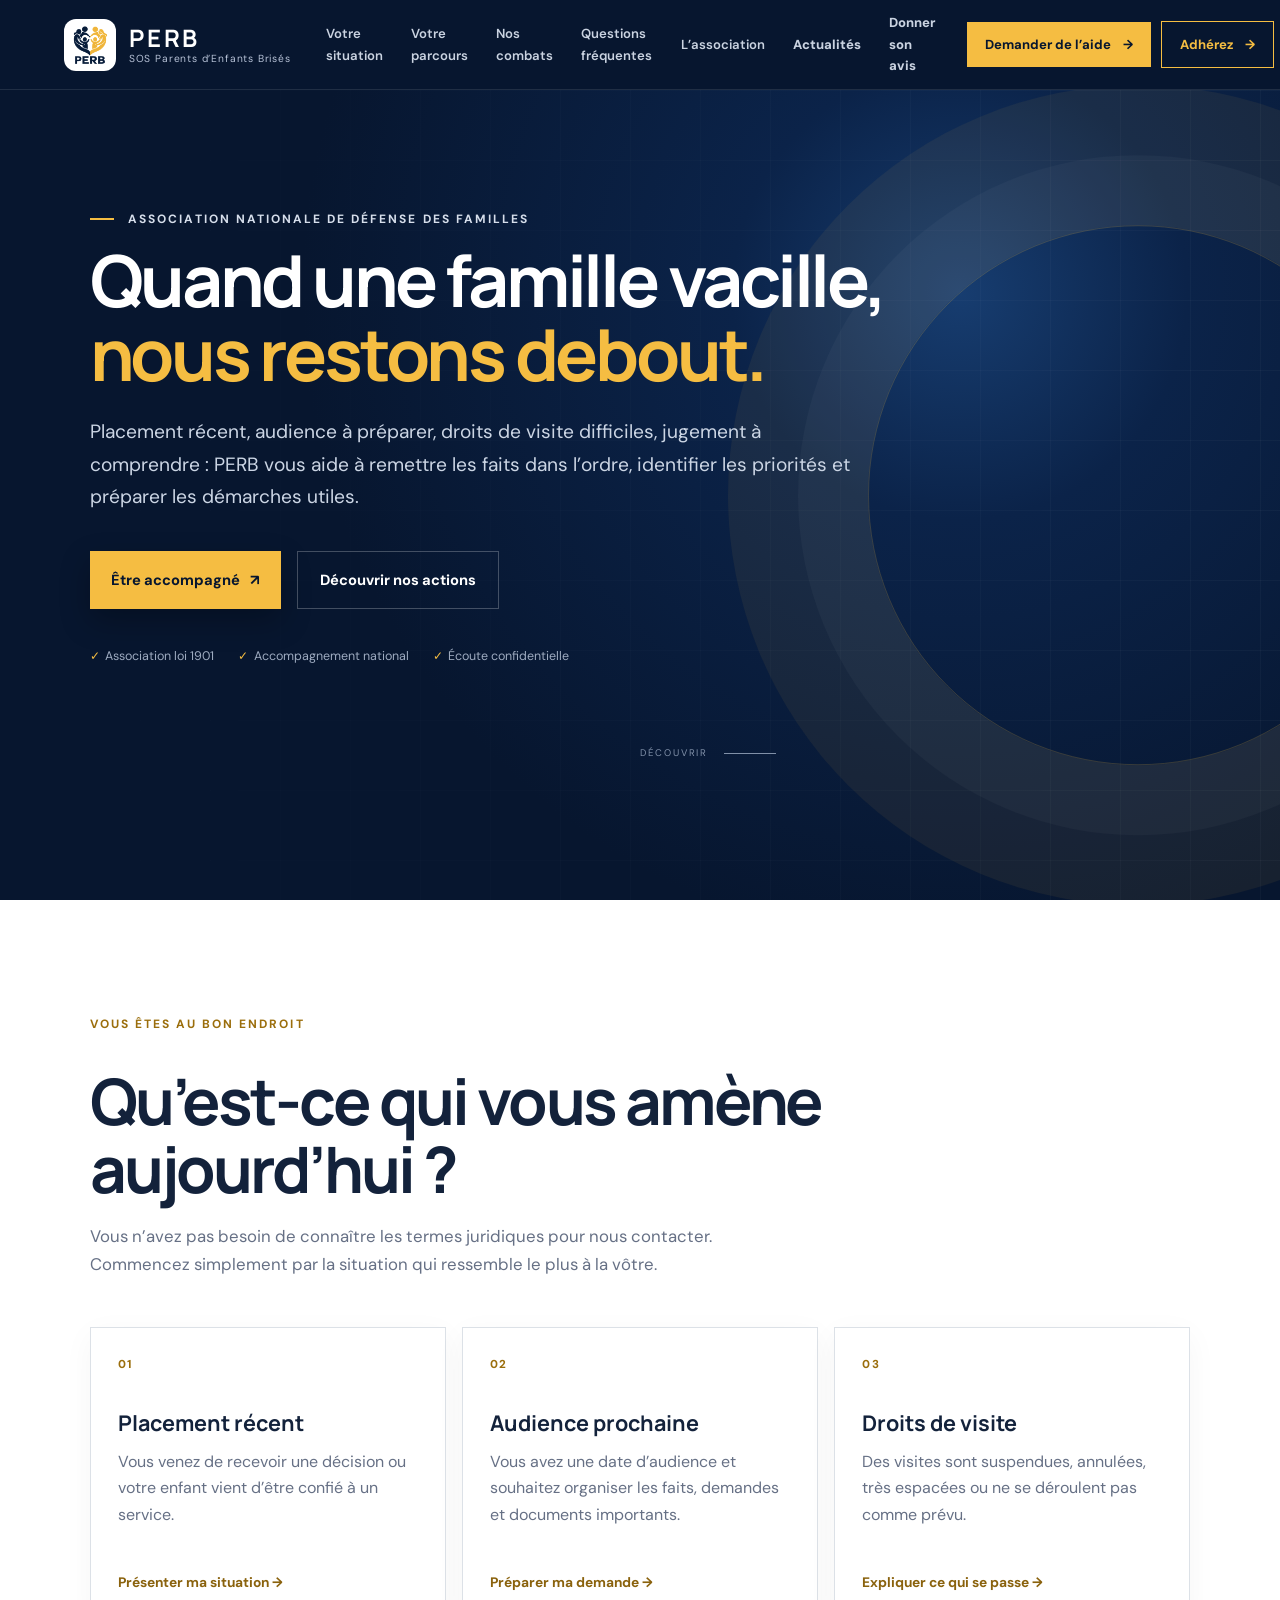
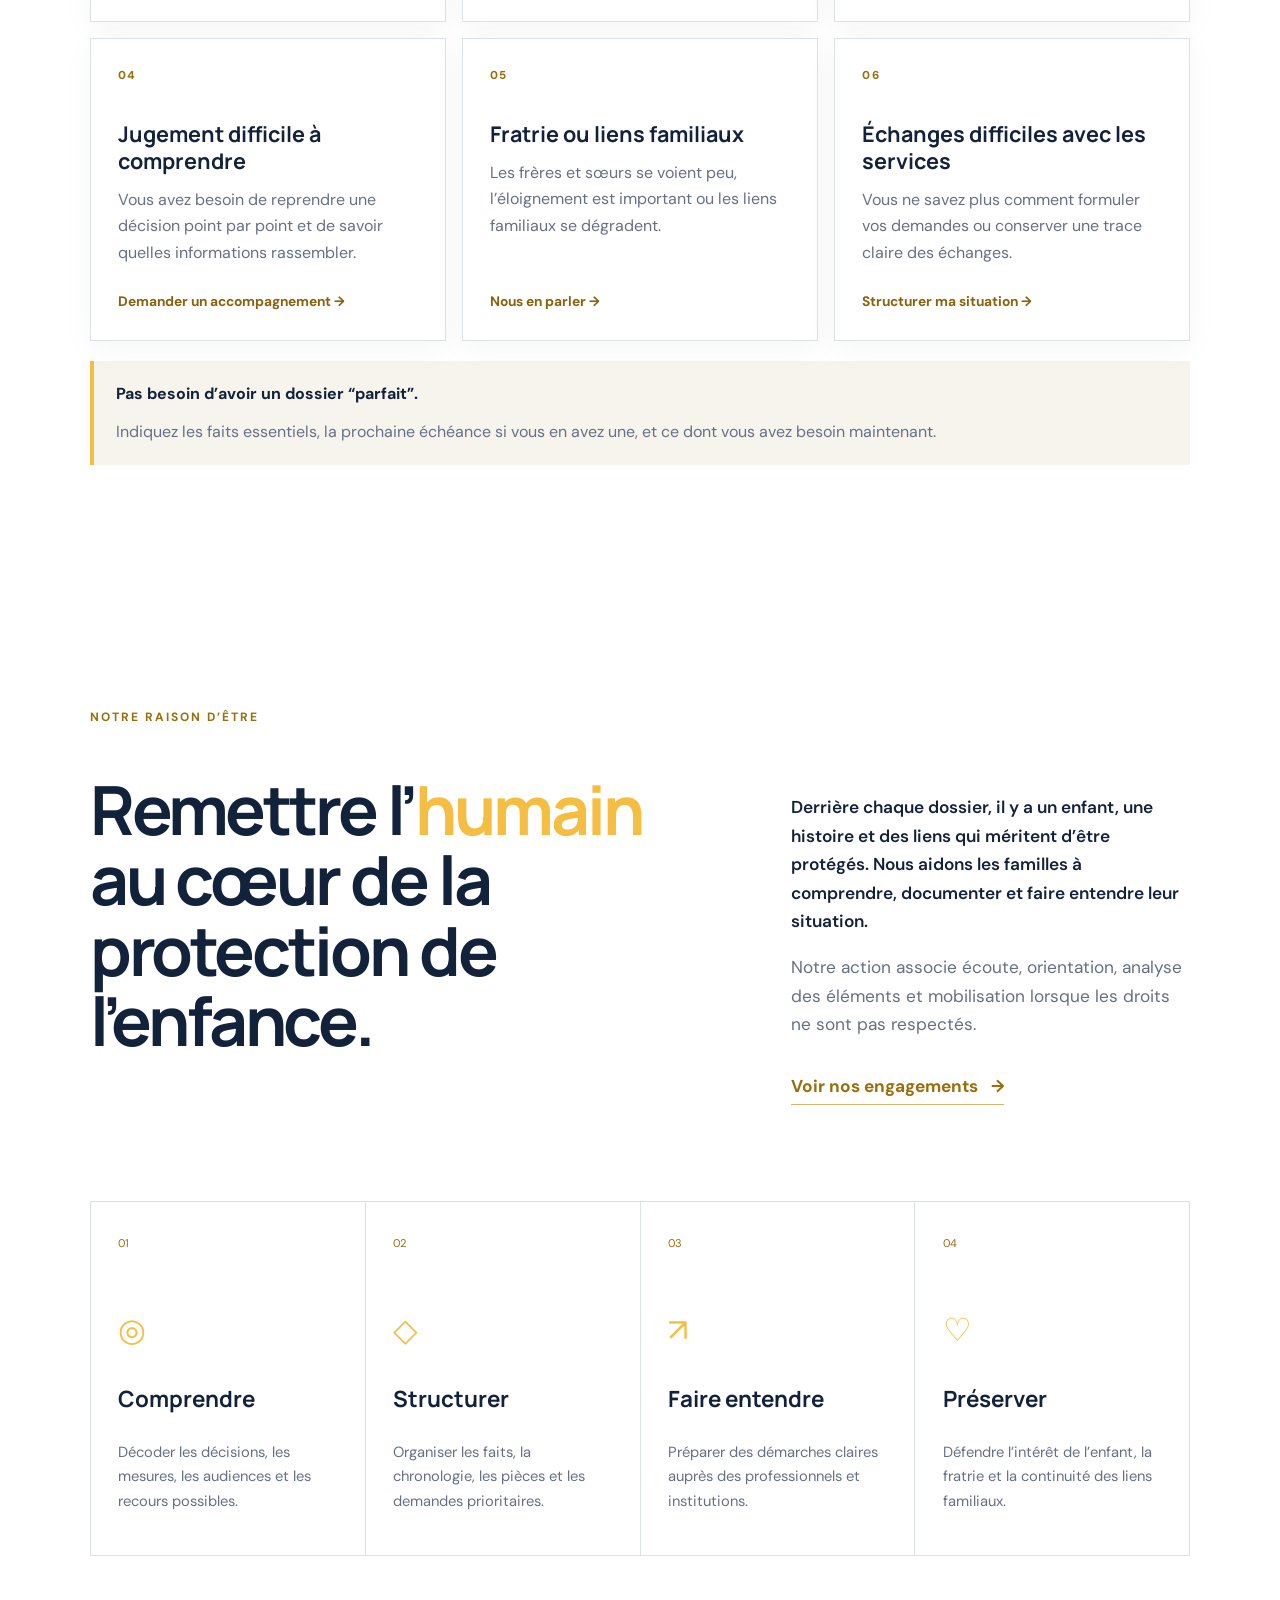
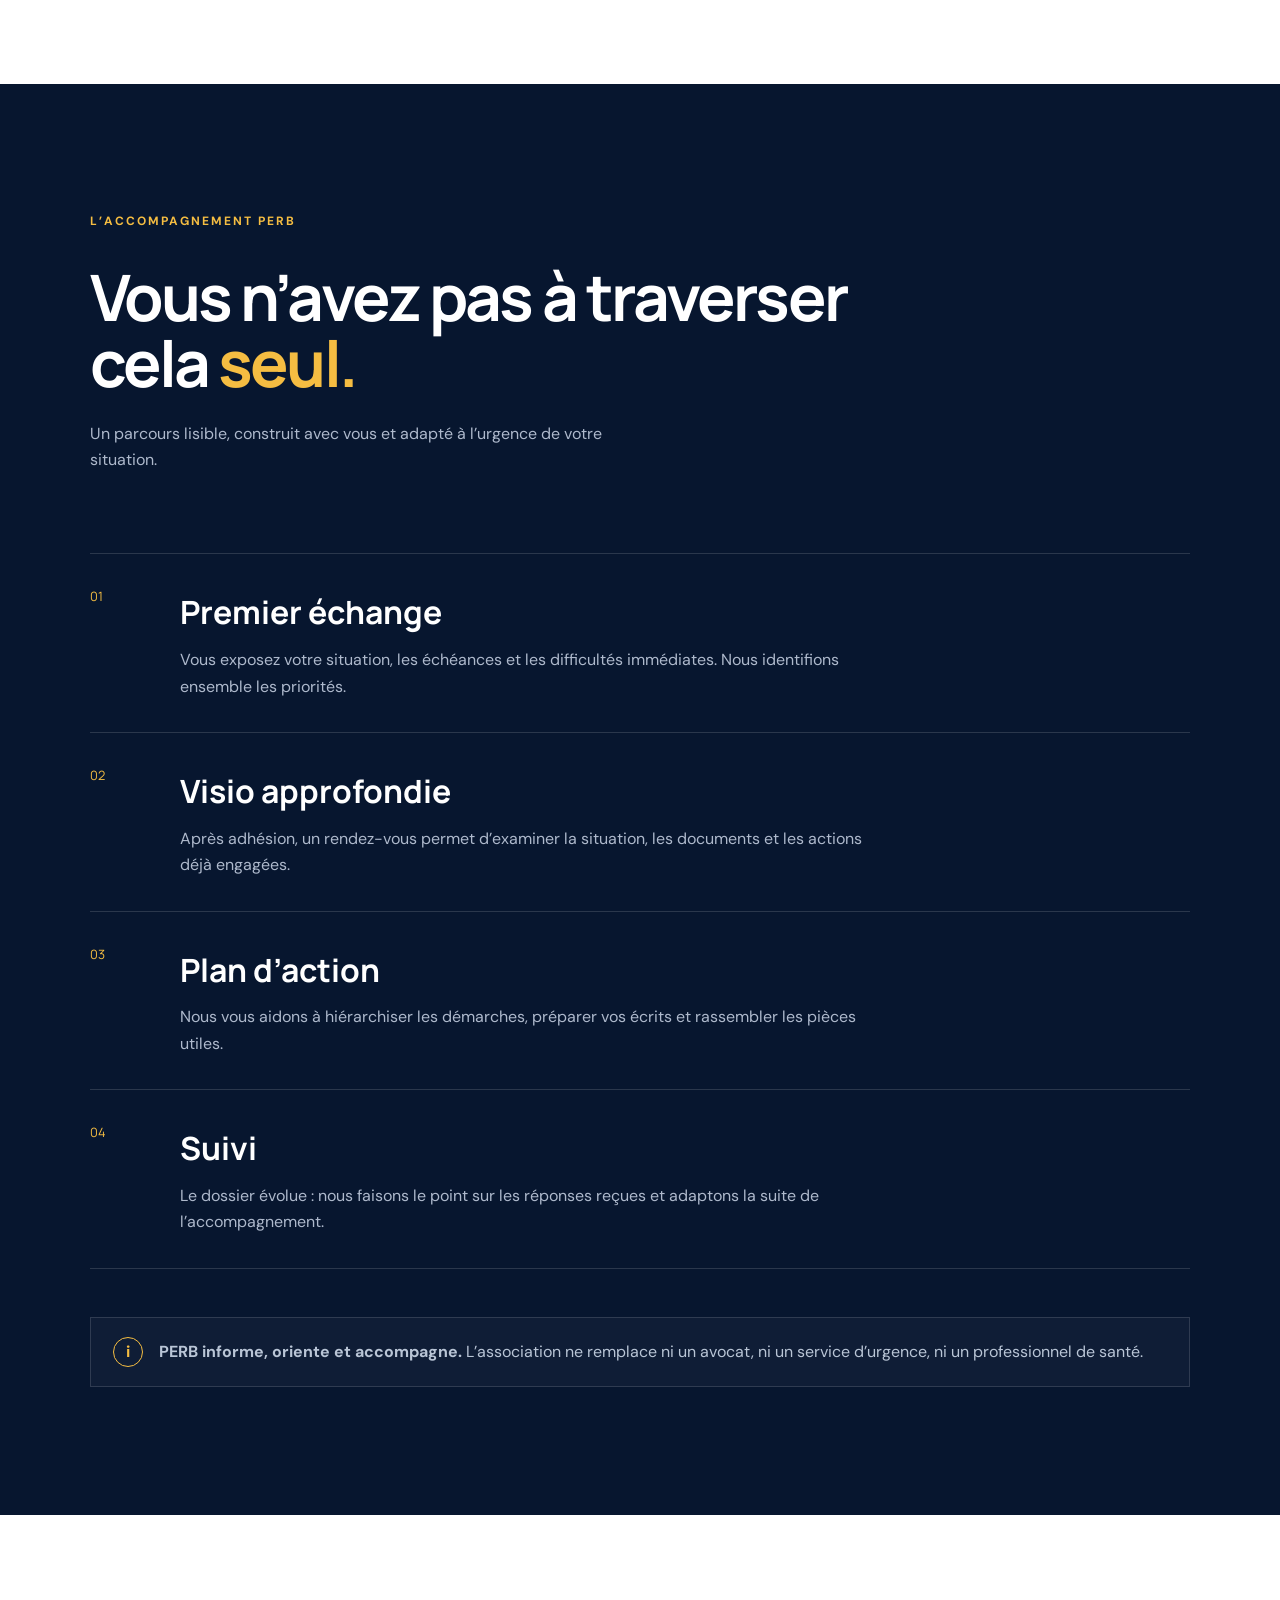
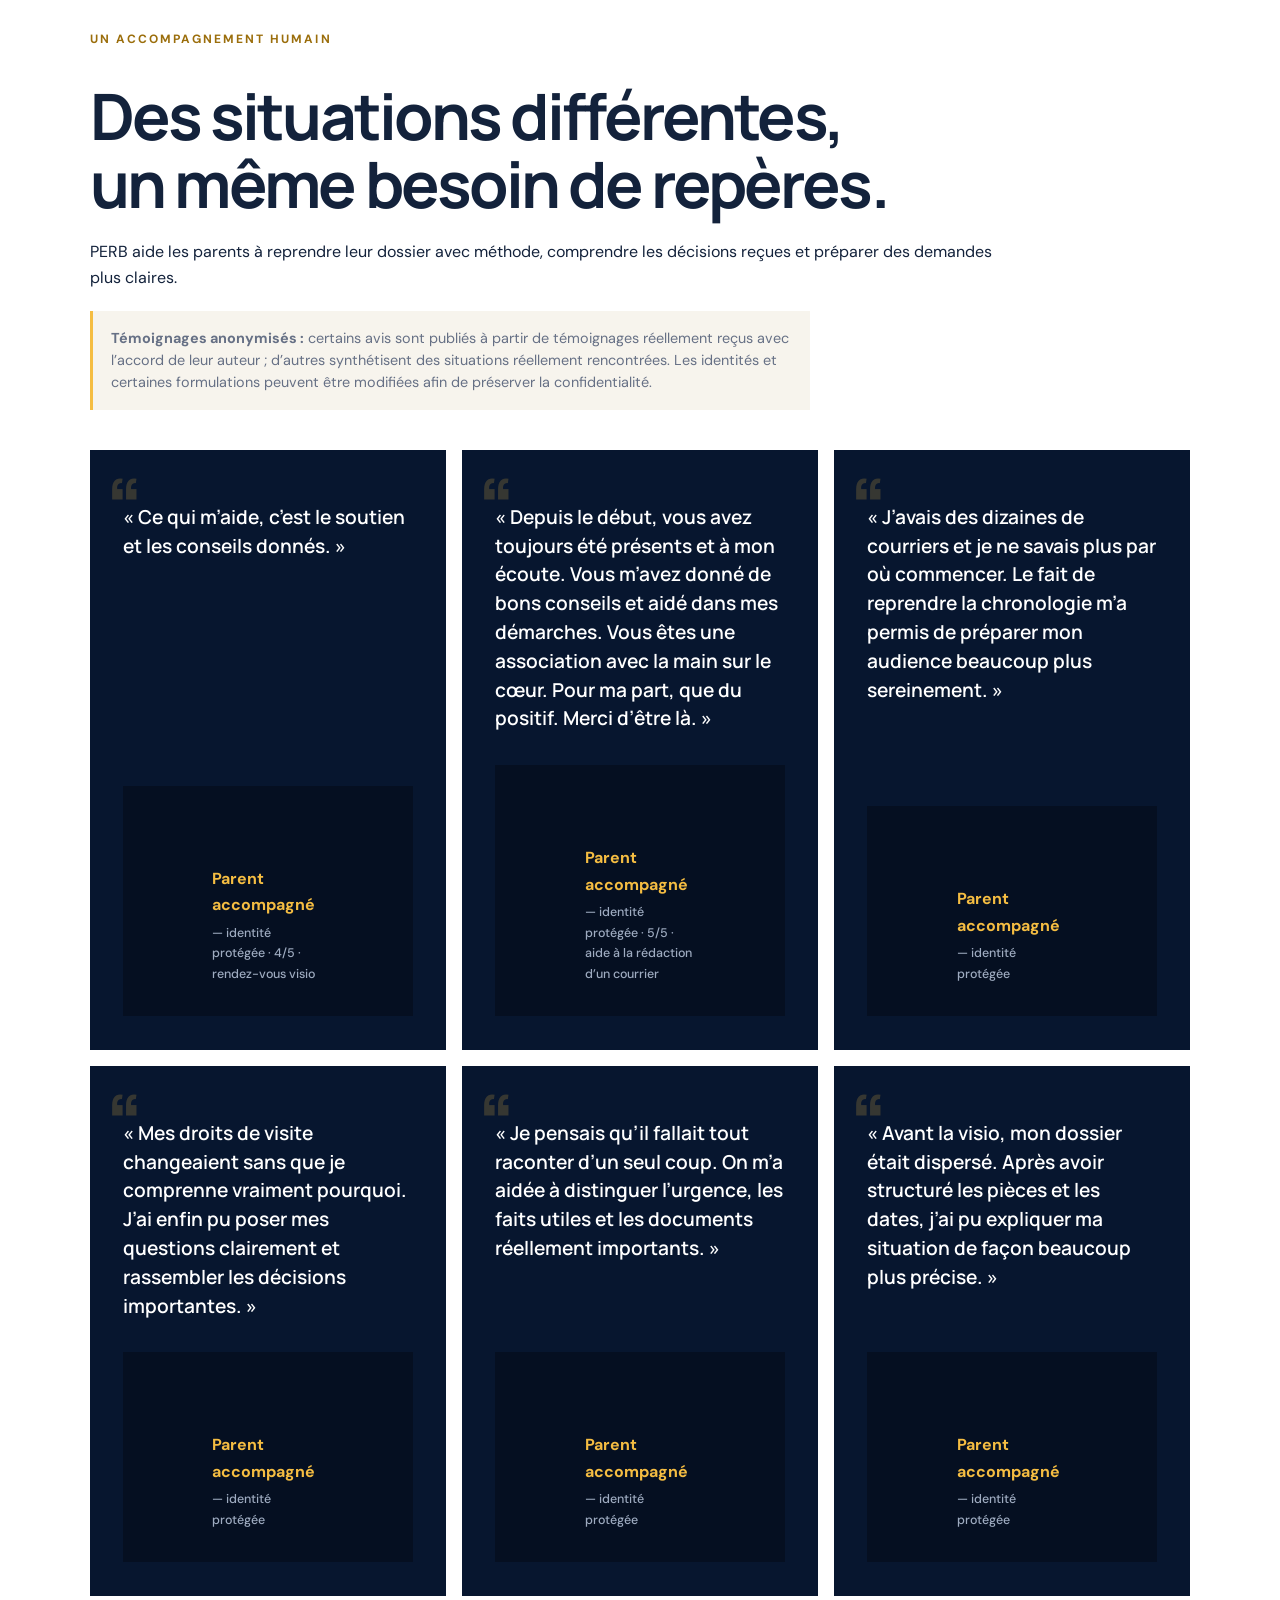
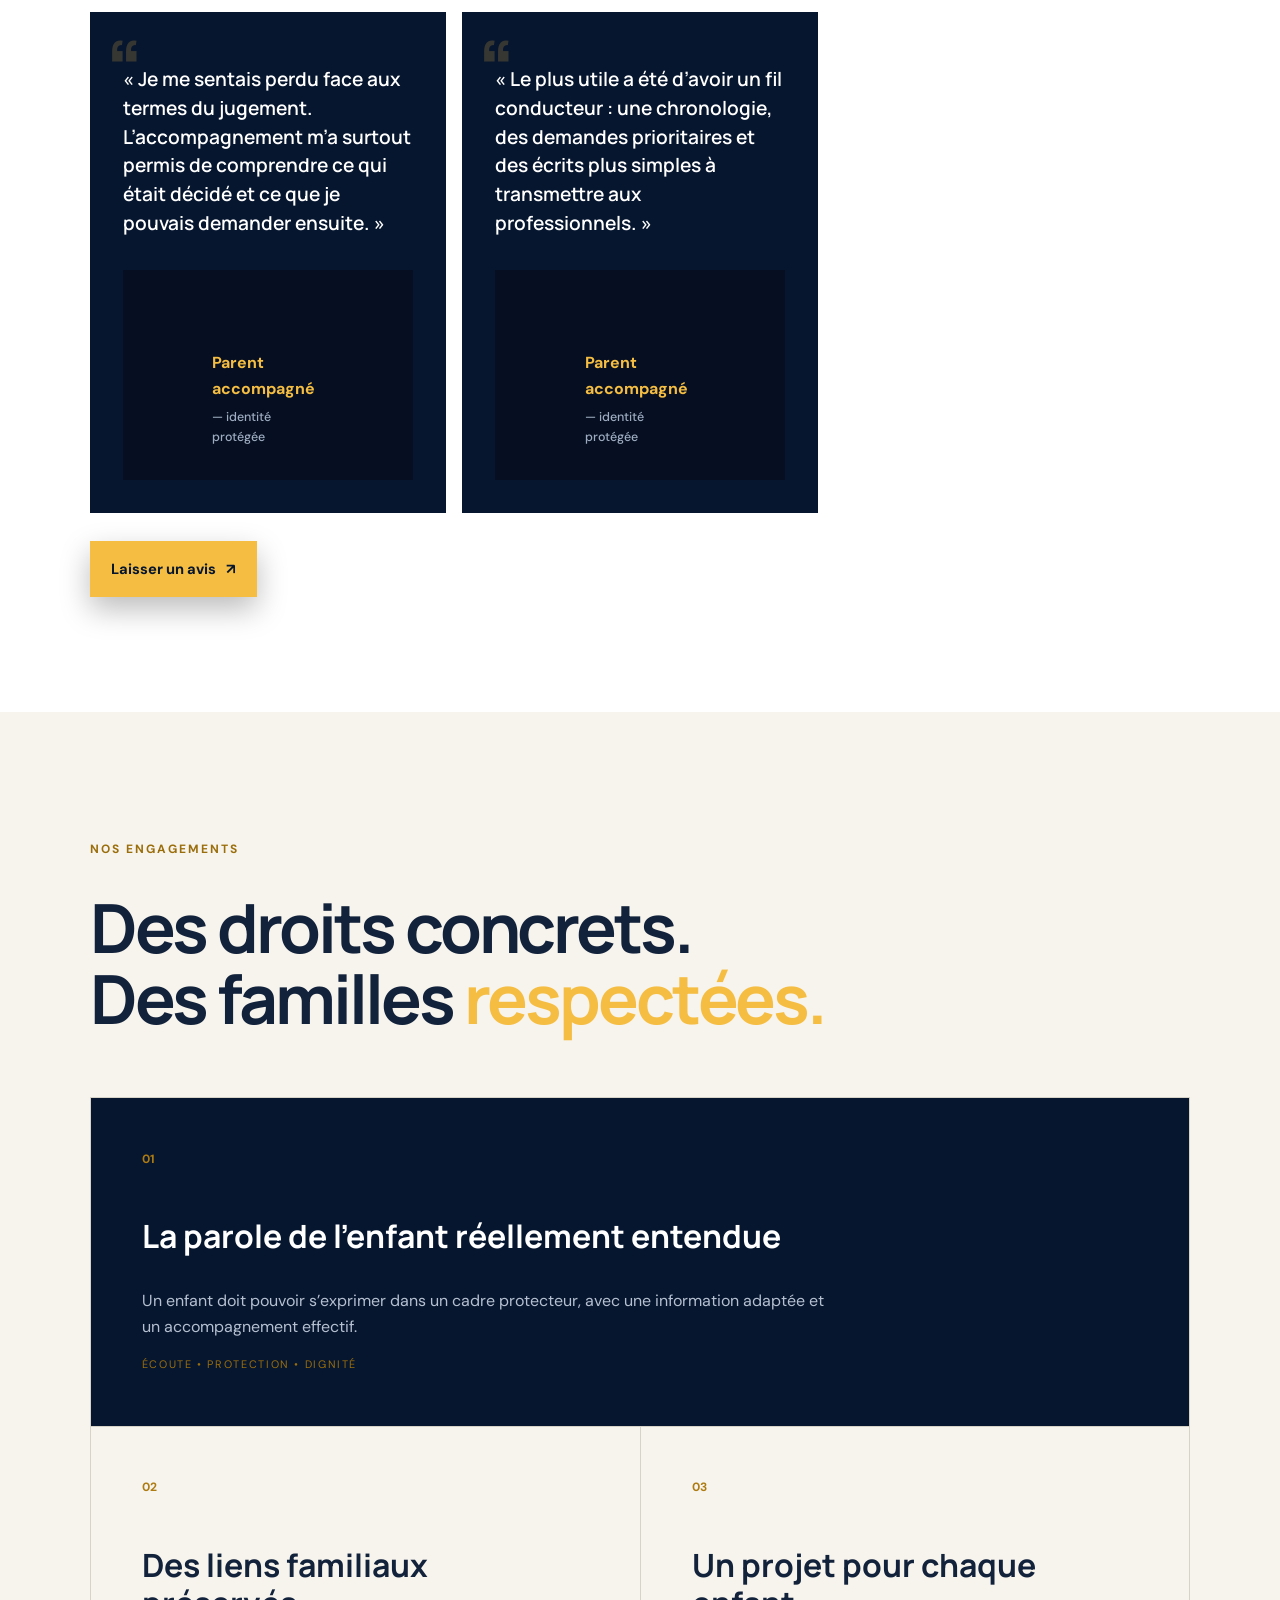
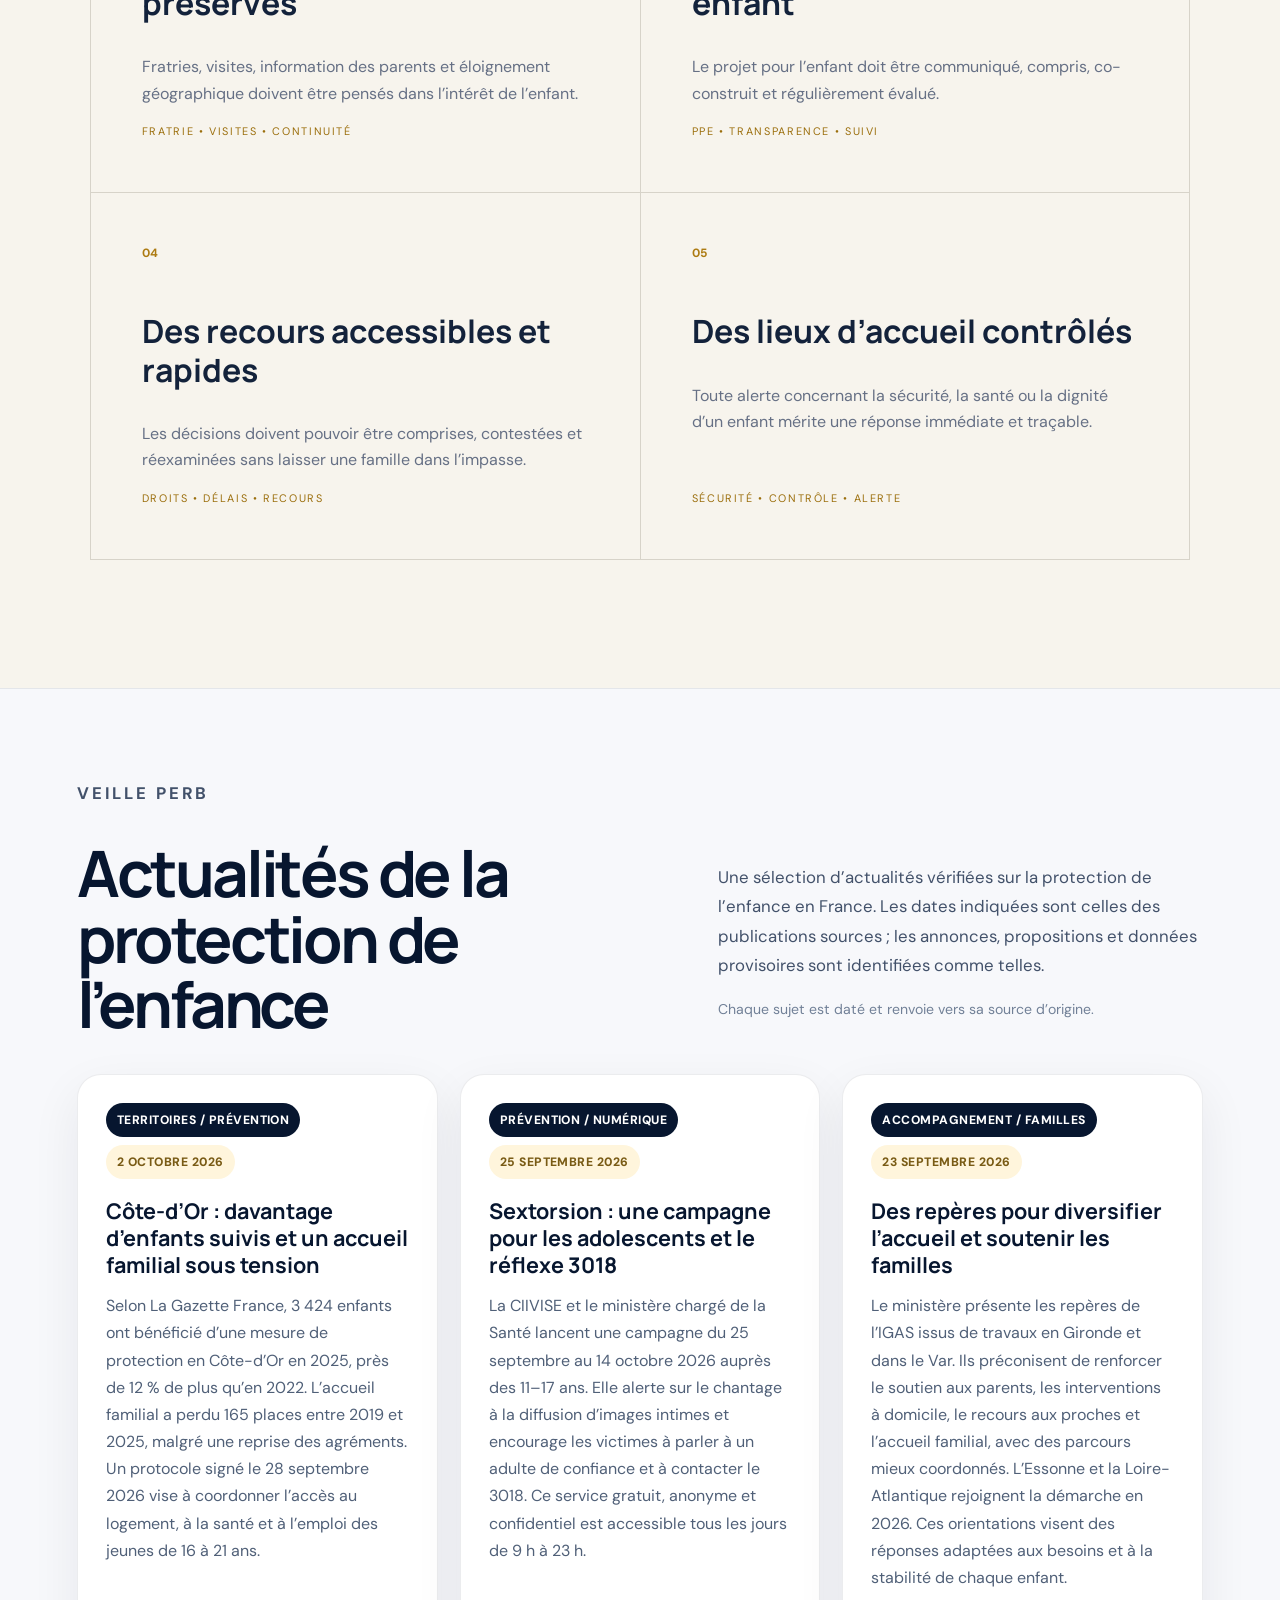
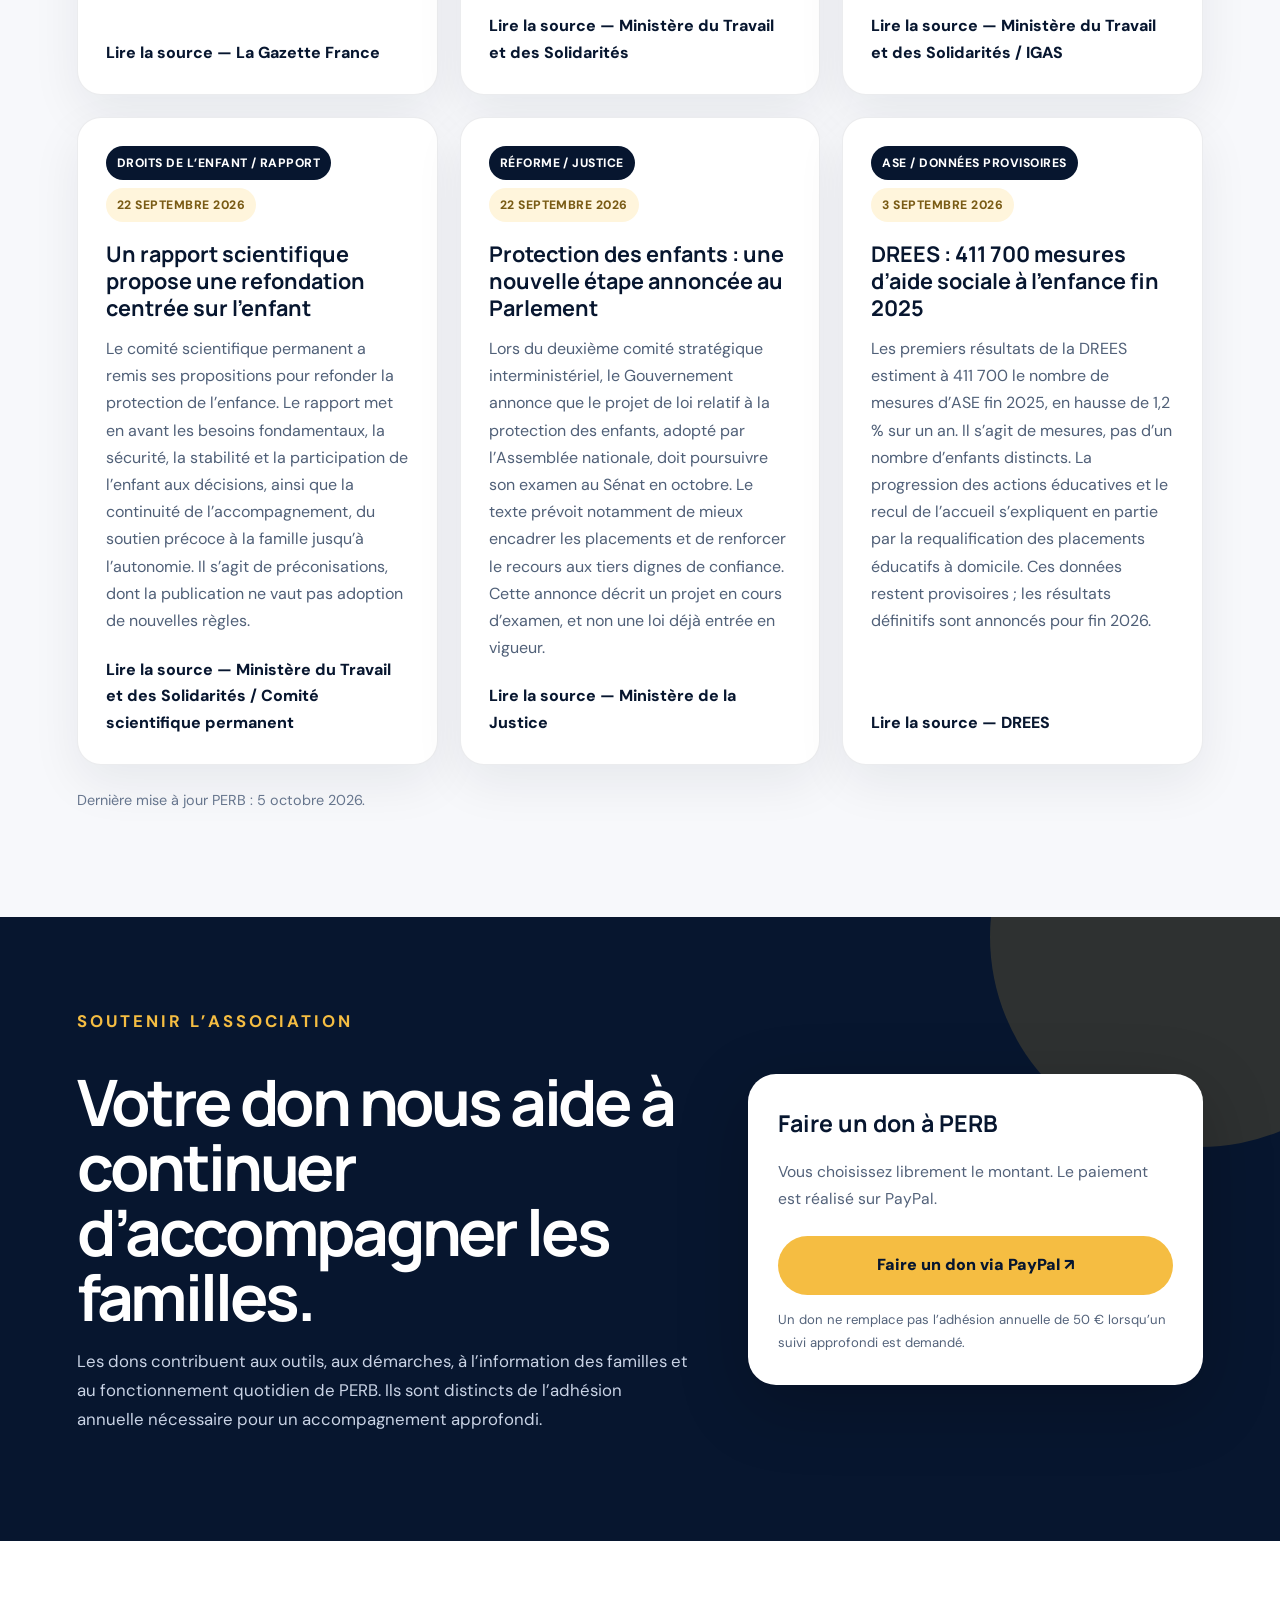
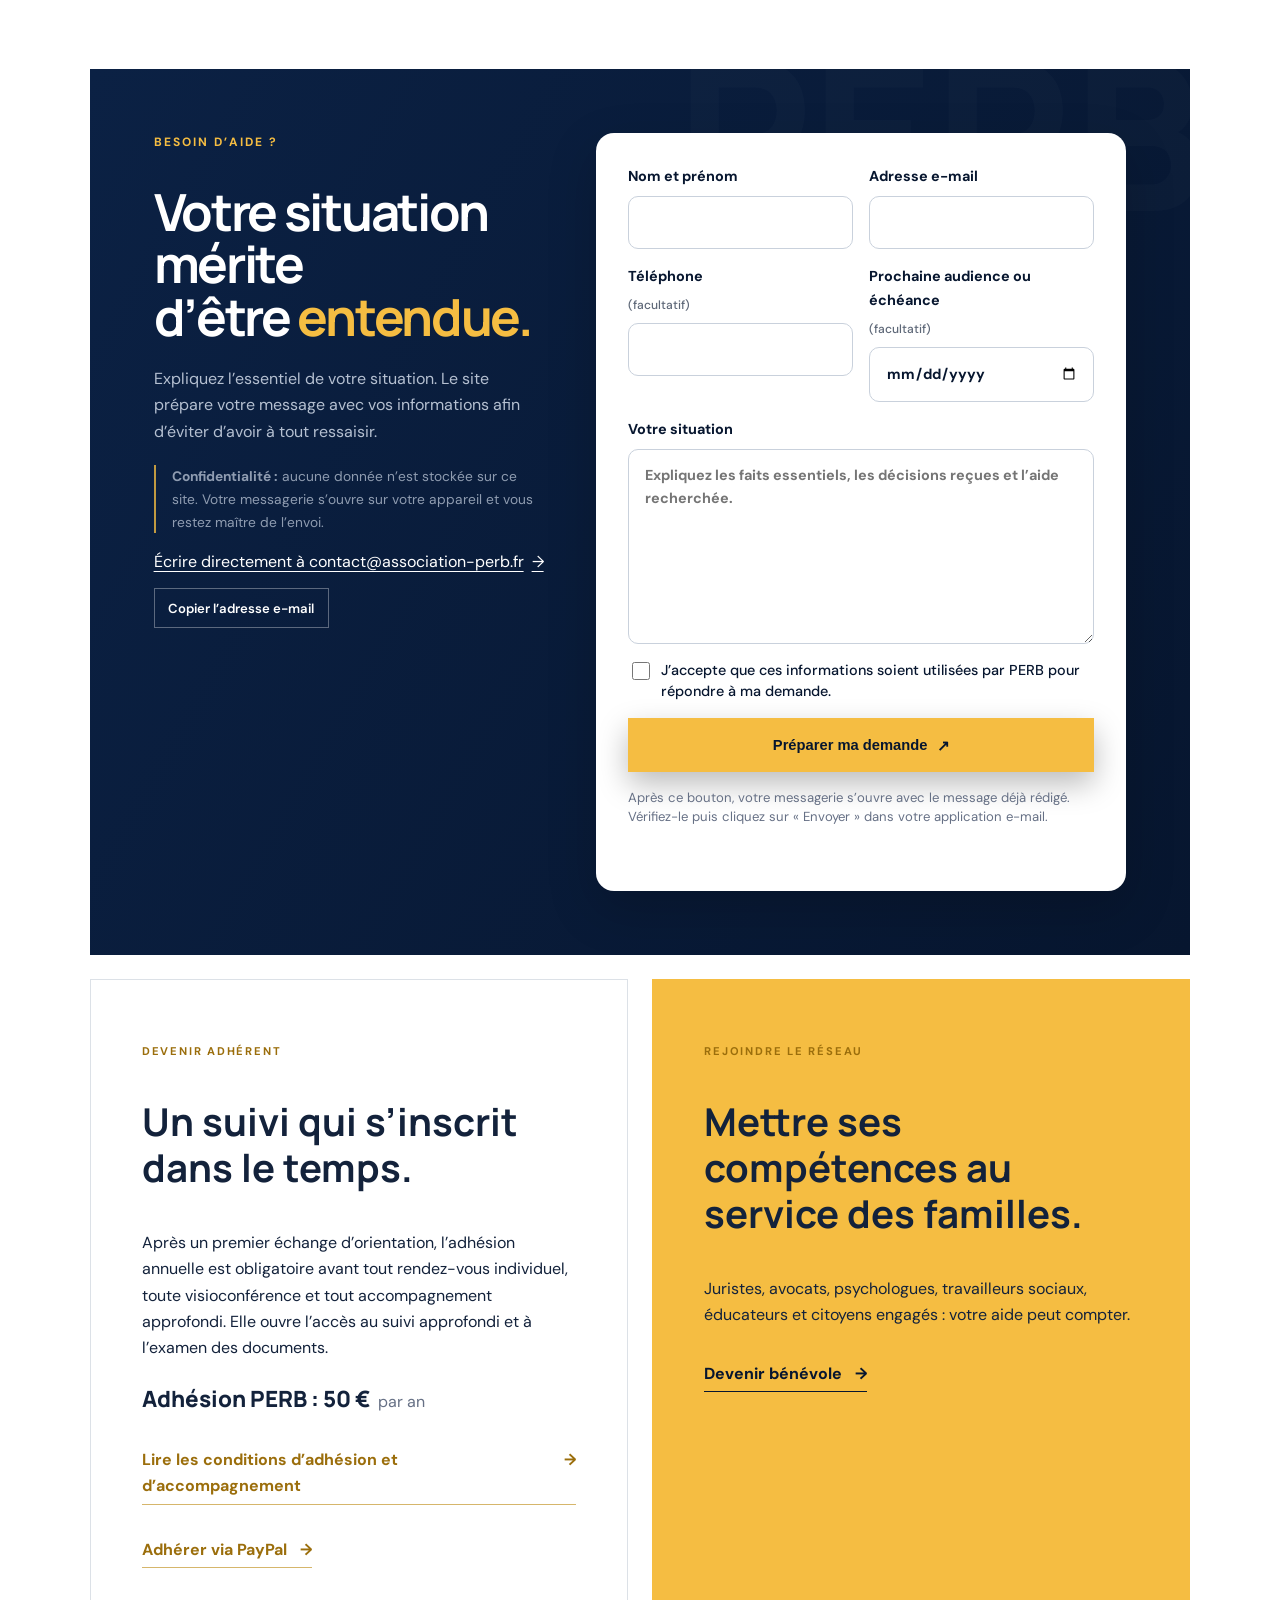
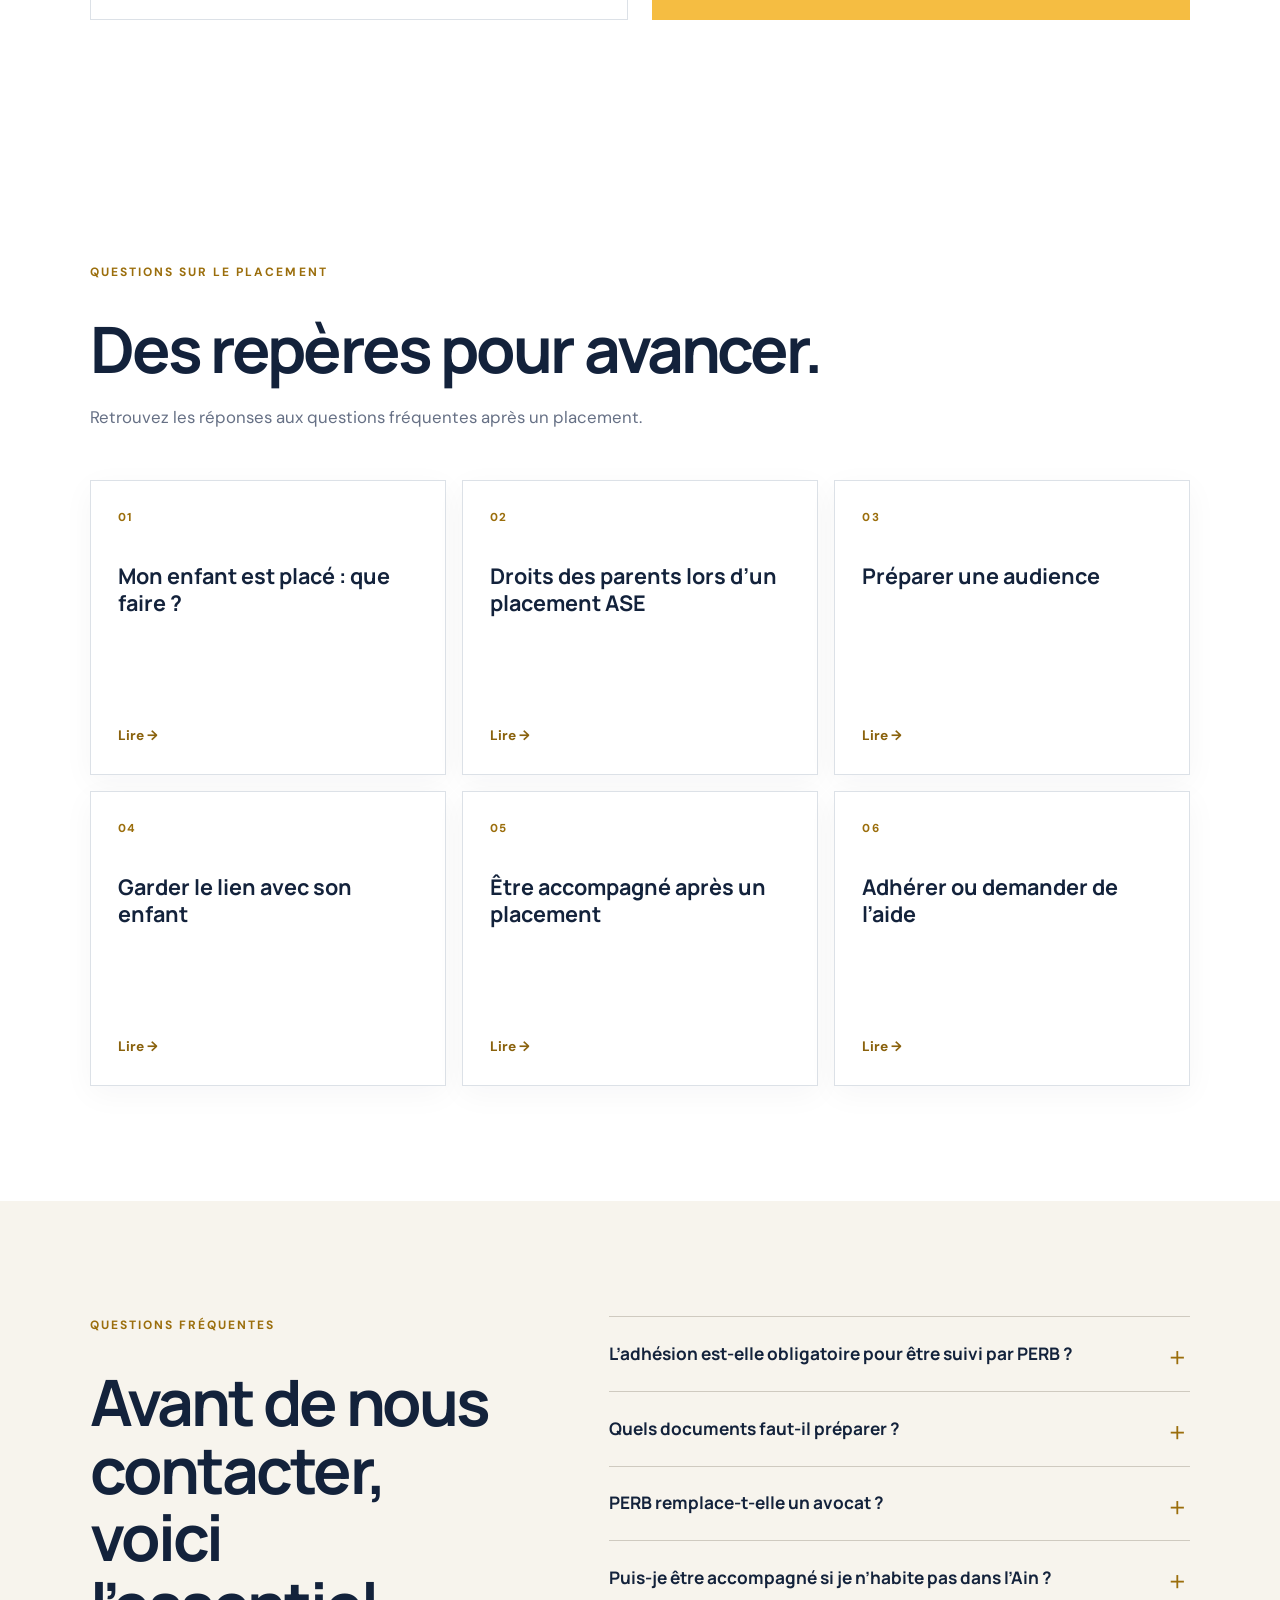
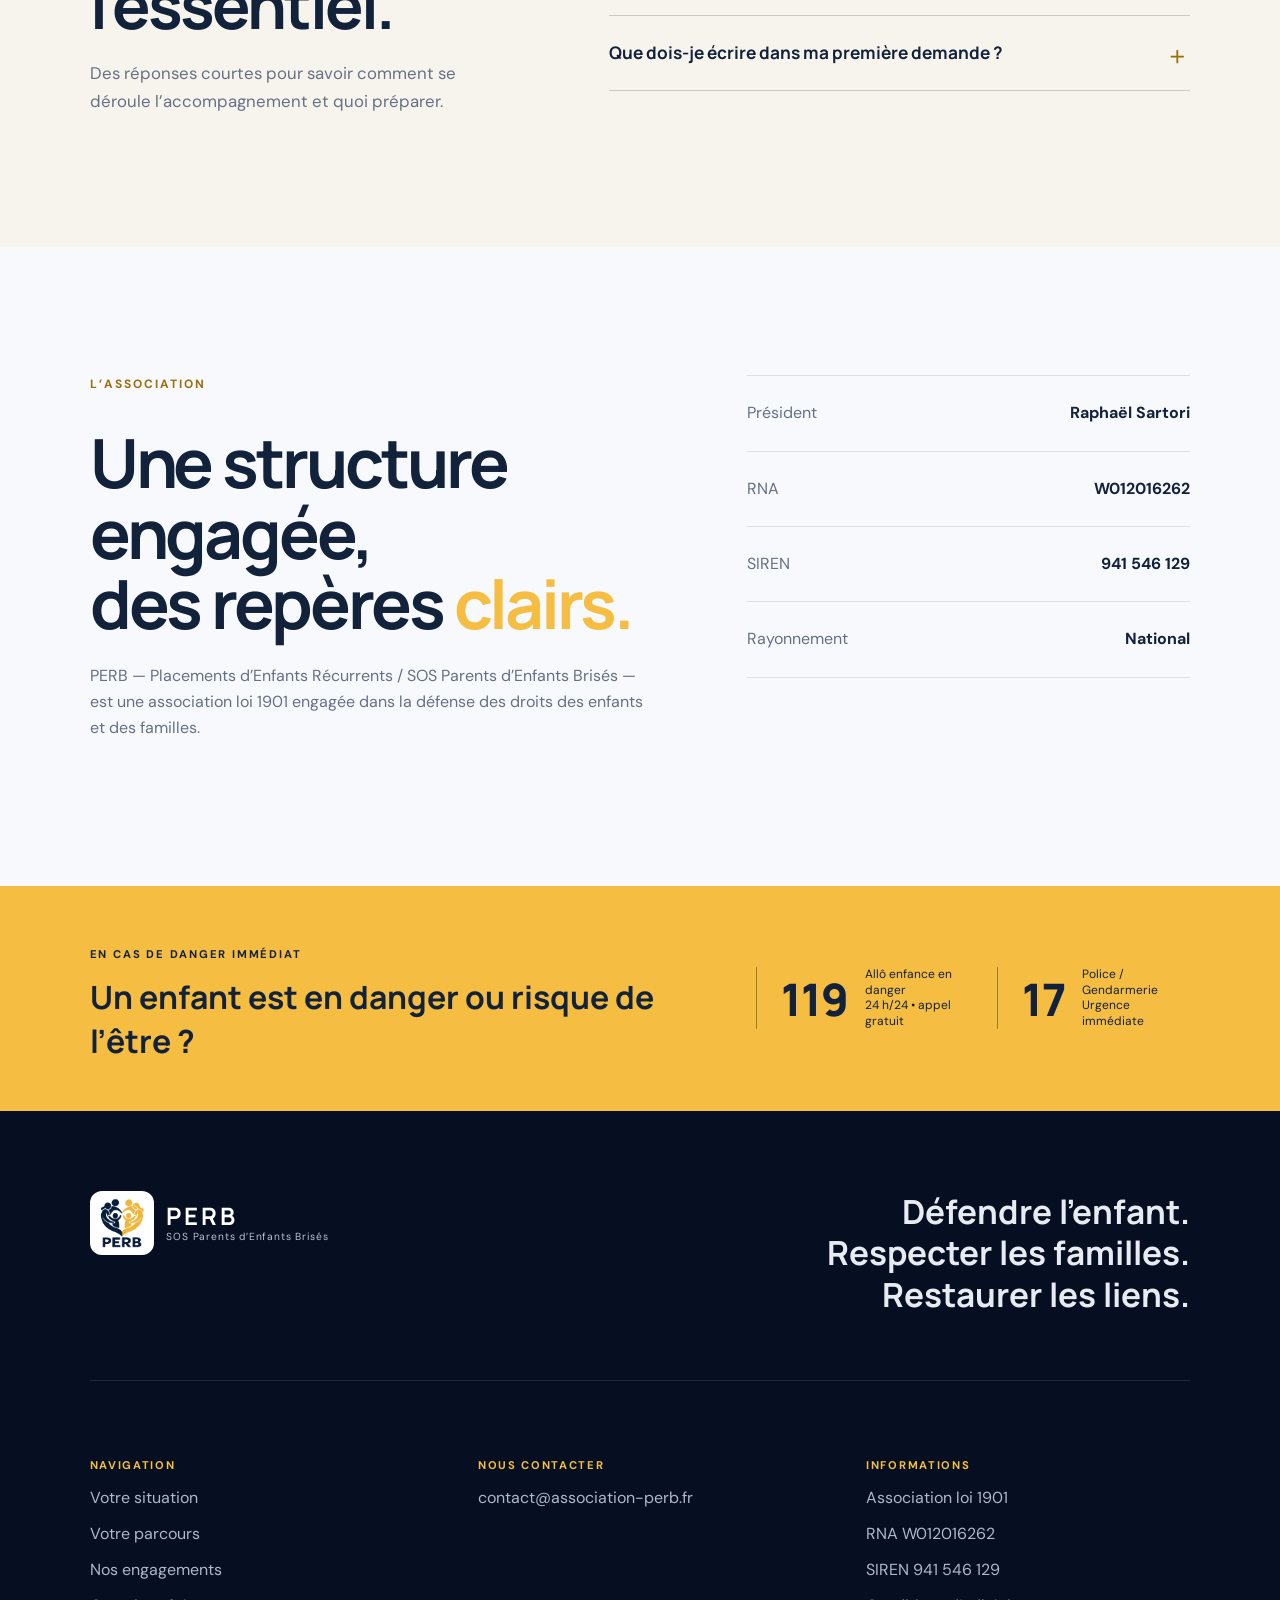
<file: index.html>
<!doctype html>
<html lang="fr">
<head>
  <meta charset="utf-8">
  <meta name="viewport" content="width=device-width,initial-scale=1">
  <meta name="description" content="PERB accompagne les familles confrontées à la protection de l’enfance et défend les droits fondamentaux des enfants et des parents.">
  <meta name="theme-color" content="#07162f">
  <meta http-equiv="Cache-Control" content="no-cache, no-store, must-revalidate">
  <meta http-equiv="Pragma" content="no-cache">
  <meta http-equiv="Expires" content="0">
  <title>PERB — SOS Parents d’Enfants Brisés</title>
  <link rel="preconnect" href="https://fonts.googleapis.com">
  <link rel="preconnect" href="https://fonts.gstatic.com" crossorigin>
  <link href="https://fonts.googleapis.com/css2?family=DM+Sans:wght@400;500;600;700&family=Manrope:wght@600;700;800&display=swap" rel="stylesheet">
  <link rel="stylesheet" href="assets/style.css?v=20260920-ux3">
  <link rel="stylesheet" href="assets/hero.css?v=20260920-ux4">
  <link rel="icon" type="image/svg+xml" href="data:image/svg+xml,%3Csvg xmlns='http://www.w3.org/2000/svg' viewBox='0 0 64 64'%3E%3Crect width='64' height='64' rx='16' fill='%2307162f'/%3E%3Cpath d='M15 32h34M32 15v34' stroke='%23f5bd42' stroke-width='7' stroke-linecap='round'/%3E%3Ccircle cx='32' cy='32' r='7' fill='%23fff'/%3E%3C/svg%3E">
</head>
<body>
  <a class="skip" href="#contenu">Aller au contenu</a>
  <header class="nav" id="accueil">
    <a class="brand" href="#accueil" aria-label="PERB, accueil">
      <img class="brand-logo" src="assets/logo-perb-familles.png?v=2" alt="" aria-hidden="true">
      <span><strong>PERB</strong><small>SOS Parents d’Enfants Brisés</small></span>
    </a>
    <button class="menu" aria-label="Ouvrir le menu" aria-expanded="false"><span></span><span></span></button>
    <nav aria-label="Navigation principale">
      <a href="#situations">Votre situation</a><a href="#accompagnement">Votre parcours</a><a href="#engagements">Nos combats</a><a href="#faq">Questions fréquentes</a><a href="#association">L’association</a>
    </nav>
    <div class="nav-actions">
      <a class="nav-cta" href="#aide">Demander de l’aide <span>→</span></a>
      <a class="nav-cta nav-join" href="https://paypal.me/RaphaelSartori596" target="_blank" rel="noopener">Adhérez <span>→</span></a>
    </div>
  </header>

  <main id="contenu">
    <section class="hero">
      <div class="hero-glow"></div>
      <div class="hero-copy reveal">
        <p class="eyebrow"><span></span> Association nationale de défense des familles</p>
        <h1>Quand une famille vacille,<br><em>nous restons debout.</em></h1>
        <p class="lead">Placement récent, audience à préparer, droits de visite difficiles, jugement à comprendre : PERB vous aide à remettre les faits dans l’ordre, identifier les priorités et préparer les démarches utiles.</p>
        <div class="hero-actions"><a class="button gold" href="#aide">Être accompagné <span>↗</span></a><a class="button ghost" href="#mission">Découvrir nos actions</a></div>
        <div class="trust"><span>Association loi 1901</span><span>Accompagnement national</span><span>Écoute confidentielle</span></div>
      </div>
      <div class="hero-art reveal" role="img" aria-label="Enfants de petit à grand, symbole de protection et de croissance">
        <div class="art-card card-a"><b>Écouter</b><span>Votre parole compte</span></div>
        <div class="art-card card-b"><b>Agir</b><span>À chaque étape</span></div>
      </div>
      <div class="scroll-cue">DÉCOUVRIR <span></span></div>
    </section>


    <section class="situations" id="situations">
      <div class="situations-head reveal">
        <p class="section-kicker">Vous êtes au bon endroit</p>
        <h2>Qu’est-ce qui vous amène aujourd’hui&nbsp;?</h2>
        <p>Vous n’avez pas besoin de connaître les termes juridiques pour nous contacter. Commencez simplement par la situation qui ressemble le plus à la vôtre.</p>
      </div>
      <div class="situation-grid">
        <a class="situation-card reveal" href="#aide"><span>01</span><h3>Placement récent</h3><p>Vous venez de recevoir une décision ou votre enfant vient d’être confié à un service.</p><b>Présenter ma situation →</b></a>
        <a class="situation-card reveal" href="#aide"><span>02</span><h3>Audience prochaine</h3><p>Vous avez une date d’audience et souhaitez organiser les faits, demandes et documents importants.</p><b>Préparer ma demande →</b></a>
        <a class="situation-card reveal" href="#aide"><span>03</span><h3>Droits de visite</h3><p>Des visites sont suspendues, annulées, très espacées ou ne se déroulent pas comme prévu.</p><b>Expliquer ce qui se passe →</b></a>
        <a class="situation-card reveal" href="#aide"><span>04</span><h3>Jugement difficile à comprendre</h3><p>Vous avez besoin de reprendre une décision point par point et de savoir quelles informations rassembler.</p><b>Demander un accompagnement →</b></a>
        <a class="situation-card reveal" href="#aide"><span>05</span><h3>Fratrie ou liens familiaux</h3><p>Les frères et sœurs se voient peu, l’éloignement est important ou les liens familiaux se dégradent.</p><b>Nous en parler →</b></a>
        <a class="situation-card reveal" href="#aide"><span>06</span><h3>Échanges difficiles avec les services</h3><p>Vous ne savez plus comment formuler vos demandes ou conserver une trace claire des échanges.</p><b>Structurer ma situation →</b></a>
      </div>
      <div class="situation-reassurance reveal">
        <strong>Pas besoin d’avoir un dossier “parfait”.</strong>
        <span>Indiquez les faits essentiels, la prochaine échéance si vous en avez une, et ce dont vous avez besoin maintenant.</span>
      </div>
    </section>

    <section class="statement" id="mission">
      <p class="section-kicker reveal">Notre raison d’être</p>
      <div class="statement-grid">
        <h2 class="reveal">Remettre l’<em>humain</em><br>au cœur de la<br>protection de l’enfance.</h2>
        <div class="statement-copy reveal"><p>Derrière chaque dossier, il y a un enfant, une histoire et des liens qui méritent d’être protégés. Nous aidons les familles à comprendre, documenter et faire entendre leur situation.</p><p>Notre action associe écoute, orientation, analyse des éléments et mobilisation lorsque les droits ne sont pas respectés.</p><a class="text-link" href="#engagements">Voir nos engagements <span>→</span></a></div>
      </div>
      <div class="pillars">
        <article class="pillar reveal"><span>01</span><div class="icon">◎</div><h3>Comprendre</h3><p>Décoder les décisions, les mesures, les audiences et les recours possibles.</p></article>
        <article class="pillar reveal"><span>02</span><div class="icon">◇</div><h3>Structurer</h3><p>Organiser les faits, la chronologie, les pièces et les demandes prioritaires.</p></article>
        <article class="pillar reveal"><span>03</span><div class="icon">↗</div><h3>Faire entendre</h3><p>Préparer des démarches claires auprès des professionnels et institutions.</p></article>
        <article class="pillar reveal"><span>04</span><div class="icon">♡</div><h3>Préserver</h3><p>Défendre l’intérêt de l’enfant, la fratrie et la continuité des liens familiaux.</p></article>
      </div>
    </section>

    <section class="journey" id="accompagnement">
      <div class="journey-head reveal"><p class="section-kicker light">L’accompagnement PERB</p><h2>Vous n’avez pas à traverser<br>cela <em>seul.</em></h2><p>Un parcours lisible, construit avec vous et adapté à l’urgence de votre situation.</p></div>
      <div class="steps">
        <article class="step reveal"><div class="step-no">01</div><div><h3>Premier échange</h3><p>Vous exposez votre situation, les échéances et les difficultés immédiates. Nous identifions ensemble les priorités.</p></div></article>
        <article class="step reveal"><div class="step-no">02</div><div><h3>Visio approfondie</h3><p>Après adhésion, un rendez-vous permet d’examiner la situation, les documents et les actions déjà engagées.</p></div></article>
        <article class="step reveal"><div class="step-no">03</div><div><h3>Plan d’action</h3><p>Nous vous aidons à hiérarchiser les démarches, préparer vos écrits et rassembler les pièces utiles.</p></div></article>
        <article class="step reveal"><div class="step-no">04</div><div><h3>Suivi</h3><p>Le dossier évolue : nous faisons le point sur les réponses reçues et adaptons la suite de l’accompagnement.</p></div></article>
      </div>
      <div class="notice reveal"><span>i</span><p><b>PERB informe, oriente et accompagne.</b> L’association ne remplace ni un avocat, ni un service d’urgence, ni un professionnel de santé.</p></div>
    </section>


    <section class="voices" aria-labelledby="voices-title">
      <div class="voices-copy reveal">
        <p class="section-kicker">Un accompagnement humain</p>
        <h2 id="voices-title">Des situations différentes,<br>un même besoin de repères.</h2>
        <p>PERB aide les parents à reprendre leur dossier avec méthode, comprendre les décisions reçues et préparer des demandes plus claires.</p>
        <p class="voices-disclaimer"><strong>Exemples fictifs et illustratifs :</strong> les témoignages ci-dessous ne correspondent pas à de vraies personnes. Ils montrent simplement le type de situations dans lesquelles l’association peut accompagner des familles.</p>
      </div>
      <div class="voices-grid">
        <blockquote class="voice-card reveal">
          <p>« J’avais des dizaines de courriers et je ne savais plus par où commencer. Le fait de reprendre la chronologie m’a permis de préparer mon audience beaucoup plus sereinement. »</p>
          <footer>Claire M. <span>— exemple fictif</span></footer>
        </blockquote>
        <blockquote class="voice-card reveal">
          <p>« Mes droits de visite changeaient sans que je comprenne vraiment pourquoi. J’ai enfin pu poser mes questions clairement et rassembler les décisions importantes. »</p>
          <footer>Julien R. <span>— exemple fictif</span></footer>
        </blockquote>
        <blockquote class="voice-card reveal">
          <p>« Je pensais qu’il fallait tout raconter d’un seul coup. On m’a aidée à distinguer l’urgence, les faits utiles et les documents réellement importants. »</p>
          <footer>Sophie L. <span>— exemple fictif</span></footer>
        </blockquote>
        <blockquote class="voice-card reveal">
          <p>« Avant la visio, mon dossier était dispersé. Après avoir structuré les pièces et les dates, j’ai pu expliquer ma situation de façon beaucoup plus précise. »</p>
          <footer>Karim B. <span>— exemple fictif</span></footer>
        </blockquote>
        <blockquote class="voice-card reveal">
          <p>« Je me sentais perdu face aux termes du jugement. L’accompagnement m’a surtout permis de comprendre ce qui était décidé et ce que je pouvais demander ensuite. »</p>
          <footer>Élodie P. <span>— exemple fictif</span></footer>
        </blockquote>
        <blockquote class="voice-card reveal">
          <p>« Le plus utile a été d’avoir un fil conducteur : une chronologie, des demandes prioritaires et des écrits plus simples à transmettre aux professionnels. »</p>
          <footer>Thomas G. <span>— exemple fictif</span></footer>
        </blockquote>
      </div>
    </section>

    <section class="causes" id="engagements">
      <div class="causes-title reveal"><p class="section-kicker">Nos engagements</p><h2>Des droits concrets.<br>Des familles <em>respectées.</em></h2></div>
      <div class="causes-grid">
        <article class="cause wide reveal"><b>01</b><h3>La parole de l’enfant réellement entendue</h3><p>Un enfant doit pouvoir s’exprimer dans un cadre protecteur, avec une information adaptée et un accompagnement effectif.</p><span>ÉCOUTE • PROTECTION • DIGNITÉ</span></article>
        <article class="cause reveal"><b>02</b><h3>Des liens familiaux préservés</h3><p>Fratries, visites, information des parents et éloignement géographique doivent être pensés dans l’intérêt de l’enfant.</p><span>FRATRIE • VISITES • CONTINUITÉ</span></article>
        <article class="cause reveal"><b>03</b><h3>Un projet pour chaque enfant</h3><p>Le projet pour l’enfant doit être communiqué, compris, co-construit et régulièrement évalué.</p><span>PPE • TRANSPARENCE • SUIVI</span></article>
        <article class="cause reveal"><b>04</b><h3>Des recours accessibles et rapides</h3><p>Les décisions doivent pouvoir être comprises, contestées et réexaminées sans laisser une famille dans l’impasse.</p><span>DROITS • DÉLAIS • RECOURS</span></article>
        <article class="cause reveal"><b>05</b><h3>Des lieux d’accueil contrôlés</h3><p>Toute alerte concernant la sécurité, la santé ou la dignité d’un enfant mérite une réponse immédiate et traçable.</p><span>SÉCURITÉ • CONTRÔLE • ALERTE</span></article>
      </div>
    </section>

    <section class="join" id="aide">
      <div class="join-card contact-card reveal">
        <div class="contact-intro">
          <p class="section-kicker light">Besoin d’aide ?</p>
          <h2>Votre situation mérite<br>d’être <em>entendue.</em></h2>
          <p>Expliquez l’essentiel de votre situation. Le site prépare votre message avec vos informations afin d’éviter d’avoir à tout ressaisir.</p>
          <p class="privacy-note"><b>Confidentialité :</b> aucune donnée n’est stockée sur ce site. Votre messagerie s’ouvre sur votre appareil et vous restez maître de l’envoi.</p>
          <div class="mail-fallback"><a class="direct-mail" href="mailto:contact@association-perb.fr?subject=Demande%20d%27accompagnement%20PERB">Écrire directement à contact@association-perb.fr <span>→</span></a><button class="copy-mail" id="copy-mail" type="button" data-email="contact@association-perb.fr">Copier l’adresse e-mail</button></div>
        </div>
        <form class="help-form" id="help-form" action="mailto:contact@association-perb.fr" method="post" enctype="text/plain">
          <div class="form-row">
            <label>Nom et prénom<input type="text" name="nom" autocomplete="name" required></label>
            <label>Adresse e-mail<input type="email" name="email" autocomplete="email" required></label>
          </div>
          <div class="form-row">
            <label>Téléphone <small>(facultatif)</small><input type="tel" name="telephone" autocomplete="tel"></label>
            <label>Prochaine audience ou échéance <small>(facultatif)</small><input type="date" name="echeance"></label>
          </div>
          <label>Votre situation<textarea name="message" rows="7" required placeholder="Expliquez les faits essentiels, les décisions reçues et l’aide recherchée."></textarea></label>
          <label class="consent"><input type="checkbox" name="consentement" required><span>J’accepte que ces informations soient utilisées par PERB pour répondre à ma demande.</span></label>
          <button class="button gold form-submit" type="submit">Préparer ma demande <span>↗</span></button>
          <p class="form-help">Après ce bouton, votre messagerie s’ouvre avec le message déjà rédigé. Vérifiez-le puis cliquez sur « Envoyer » dans votre application e-mail.</p>
          <p class="form-status" id="form-status" aria-live="polite"></p>
        </form>
      </div>
      <div class="support-grid">
        <article class="support reveal"><p class="label">DEVENIR ADHÉRENT</p><h3>Un suivi qui s’inscrit dans le temps.</h3><p>Après un premier échange d’orientation, l’adhésion annuelle est obligatoire avant tout rendez-vous individuel, toute visioconférence et tout accompagnement approfondi. Elle ouvre l’accès au suivi approfondi et à l’examen des documents.</p><p class="membership-price"><b>Adhésion PERB : 50 €</b> <span>par an</span></p><p><a href="conditions-adhesion.html">Lire les conditions d’adhésion et d’accompagnement <span>→</span></a></p><a href="https://paypal.me/RaphaelSartori596" target="_blank" rel="noopener">Adhérer via PayPal <span>→</span></a></article>
        <article class="support invert reveal"><p class="label">REJOINDRE LE RÉSEAU</p><h3>Mettre ses compétences au service des familles.</h3><p>Juristes, avocats, psychologues, travailleurs sociaux, éducateurs et citoyens engagés : votre aide peut compter.</p><a href="mailto:contact@association-perb.fr?subject=Proposition%20de%20bénévolat%20PERB">Devenir bénévole <span>→</span></a></article>
      </div>
    </section>


    <section class="situations" id="guides">
  <div class="situations-head reveal">
    <p class="section-kicker">Questions sur le placement</p>
    <h2>Des repères pour avancer.</h2>
    <p>Retrouvez les réponses aux questions fréquentes après un placement.</p>
  </div>

  <div class="situation-grid">
    <a class="situation-card reveal" href="mon-enfant-est-place-que-faire.html">
      <span>01</span><h3>Mon enfant est placé : que faire ?</h3><b>Lire →</b>
    </a>
    <a class="situation-card reveal" href="droits-parents-placement-ase.html">
      <span>02</span><h3>Droits des parents lors d’un placement ASE</h3><b>Lire →</b>
    </a>
    <a class="situation-card reveal" href="preparer-audience-juge-enfants.html">
      <span>03</span><h3>Préparer une audience</h3><b>Lire →</b>
    </a>
    <a class="situation-card reveal" href="garder-lien-enfant-place.html">
      <span>04</span><h3>Garder le lien avec son enfant</h3><b>Lire →</b>
    </a>
    <a class="situation-card reveal" href="accompagne-apres-placement-enfant.html">
      <span>05</span><h3>Être accompagné après un placement</h3><b>Lire →</b>
    </a>
    <a class="situation-card reveal" href="adherer-perb-demander-aide.html">
      <span>06</span><h3>Adhérer ou demander de l’aide</h3><b>Lire →</b>
    </a>
  </div>
</section>
    <section class="faq" id="faq">
      <div class="faq-head reveal">
        <p class="section-kicker">Questions fréquentes</p>
        <h2>Avant de nous contacter,<br>voici l’essentiel.</h2>
        <p>Des réponses courtes pour savoir comment se déroule l’accompagnement et quoi préparer.</p>
      </div>
      <div class="faq-list">
        <details class="reveal">
          <summary>L’adhésion est-elle obligatoire pour être suivi par PERB&nbsp;?</summary>
          <p>Le premier échange permet de présenter votre situation. L’adhésion annuelle de 50 € est ensuite obligatoire avant tout rendez-vous individuel, toute visioconférence et tout accompagnement approfondi. <a href="conditions-adhesion.html">Lire les conditions d’adhésion et d’accompagnement.</a></p>
        </details>
        <details class="reveal">
          <summary>Quels documents faut-il préparer&nbsp;?</summary>
          <p>En priorité : le jugement ou la décision la plus récente, les convocations, les courriers importants et, si possible, une chronologie simple des faits. PERB vous indiquera ensuite ce qui est réellement utile.</p>
        </details>
        <details class="reveal">
          <summary>PERB remplace-t-elle un avocat&nbsp;?</summary>
          <p>Non. PERB informe, oriente, aide à structurer les faits et les démarches, mais ne remplace ni un avocat, ni un service d’urgence, ni un professionnel de santé.</p>
        </details>
        <details class="reveal">
          <summary>Puis-je être accompagné si je n’habite pas dans l’Ain&nbsp;?</summary>
          <p>Oui. L’accompagnement de PERB est national et les rendez-vous approfondis peuvent se dérouler à distance.</p>
        </details>
        <details class="reveal">
          <summary>Que dois-je écrire dans ma première demande&nbsp;?</summary>
          <p>Indiquez les faits essentiels, la mesure actuelle, votre prochaine audience ou échéance si vous en avez une, et ce que vous souhaitez résoudre en priorité. Inutile d’écrire tout le dossier dès le premier message.</p>
        </details>
      </div>
    </section>

    <section class="identity" id="association">
      <div class="identity-copy reveal"><p class="section-kicker">L’association</p><h2>Une structure engagée,<br>des repères <em>clairs.</em></h2><p>PERB — Placements d’Enfants Récurrents / SOS Parents d’Enfants Brisés — est une association loi 1901 engagée dans la défense des droits des enfants et des familles.</p></div>
      <dl class="legal reveal"><div><dt>Président</dt><dd>Raphaël Sartori</dd></div><div><dt>RNA</dt><dd>W012016262</dd></div><div><dt>SIREN</dt><dd>941 546 129</dd></div><div><dt>Rayonnement</dt><dd>National</dd></div></dl>
    </section>

    <section class="emergency"><div class="reveal"><p>EN CAS DE DANGER IMMÉDIAT</p><h2>Un enfant est en danger ou risque de l’être ?</h2></div><div class="emergency-actions reveal"><a href="tel:119"><b>119</b><span>Allô enfance en danger<br>24 h/24 • appel gratuit</span></a><a href="tel:17"><b>17</b><span>Police / Gendarmerie<br>Urgence immédiate</span></a></div></section>
  </main>

  <footer>
    <div class="footer-top"><a class="brand footer-brand" href="#accueil"><img class="brand-logo" src="assets/logo-perb-familles.png?v=2" alt=""><span><strong>PERB</strong><small>SOS Parents d’Enfants Brisés</small></span></a><p>Défendre l’enfant.<br>Respecter les familles.<br>Restaurer les liens.</p></div>
    <div class="footer-grid"><div><h3>Navigation</h3><a href="#situations">Votre situation</a><a href="#accompagnement">Votre parcours</a><a href="#engagements">Nos engagements</a><a href="#faq">Questions fréquentes</a></div><div><h3>Nous contacter</h3><a href="mailto:contact@association-perb.fr">contact@association-perb.fr</a></div><div><h3>Informations</h3><span>Association loi 1901</span><span>RNA W012016262</span><span>SIREN 941 546 129</span><a href="conditions-adhesion.html">Conditions d’adhésion</a></div></div>
    <div class="footer-bottom"><span>© <span id="year"></span> Association PERB</span><span>Respect • Justice • Humanité</span></div>
  </footer>
  <script src="assets/site.js?v=20260920-ux3"></script>
</body>
</html>
</file>
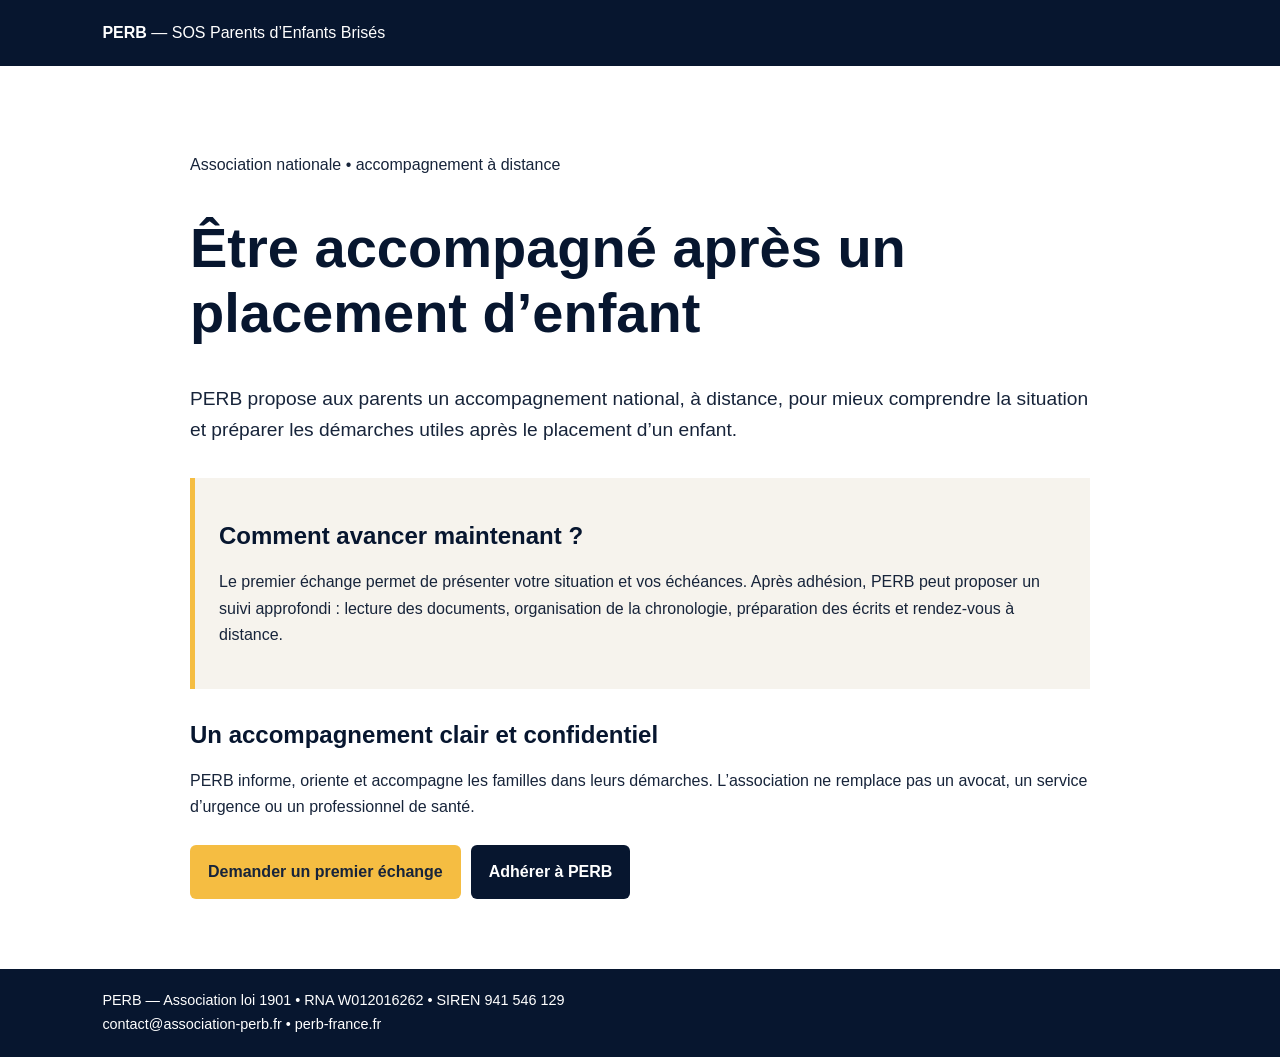
<file: accompagne-apres-placement-enfant.html>
<!doctype html><html lang="fr"><head><meta charset="utf-8"><meta name="viewport" content="width=device-width,initial-scale=1"><meta name="description" content="PERB propose aux parents un accompagnement national, à distance, pour mieux comprendre la situation et préparer les démarches utiles après le placement d’un enfant."><meta name="robots" content="index,follow"><link rel="canonical" href="https://perb-france.fr/accompagne-apres-placement-enfant.html"><title>Être accompagné après un placement d’enfant | PERB</title><style>body{margin:0;font-family:Arial,sans-serif;color:#17243a;line-height:1.65}header,footer{background:#07162f;color:#fff;padding:20px 8%;}header a,footer a{color:#fff;text-decoration:none}main{max-width:900px;margin:auto;padding:70px 24px}h1,h2{color:#07162f;line-height:1.15}h1{font-size:clamp(2rem,5vw,3.5rem)}.lead{font-size:1.2rem}.box{background:#f6f3ed;border-left:5px solid #f5bd42;padding:24px;margin:32px 0}.buttons a{display:inline-block;background:#f5bd42;color:#17243a;padding:14px 18px;border-radius:6px;text-decoration:none;font-weight:bold;margin:8px 10px 0 0}.buttons a.alt{background:#07162f;color:#fff}footer{font-size:.9rem}</style></head><body><header><a href="/"><strong>PERB</strong> — SOS Parents d’Enfants Brisés</a></header><main><p>Association nationale • accompagnement à distance</p><h1>Être accompagné après un placement d’enfant</h1><p class="lead">PERB propose aux parents un accompagnement national, à distance, pour mieux comprendre la situation et préparer les démarches utiles après le placement d’un enfant.</p><div class="box"><h2>Comment avancer maintenant ?</h2><p>Le premier échange permet de présenter votre situation et vos échéances. Après adhésion, PERB peut proposer un suivi approfondi : lecture des documents, organisation de la chronologie, préparation des écrits et rendez-vous à distance.</p></div><h2>Un accompagnement clair et confidentiel</h2><p>PERB informe, oriente et accompagne les familles dans leurs démarches. L’association ne remplace pas un avocat, un service d’urgence ou un professionnel de santé.</p><div class="buttons"><a href="mailto:contact@association-perb.fr?subject=Demande%20d%27accompagnement%20PERB">Demander un premier échange</a><a class="alt" href="https://paypal.me/RaphaelSartori596" target="_blank" rel="noopener">Adhérer à PERB</a></div></main><footer>PERB — Association loi 1901 • RNA W012016262 • SIREN 941 546 129<br><a href="mailto:contact@association-perb.fr">contact@association-perb.fr</a> • <a href="/">perb-france.fr</a></footer></body></html>
</file>
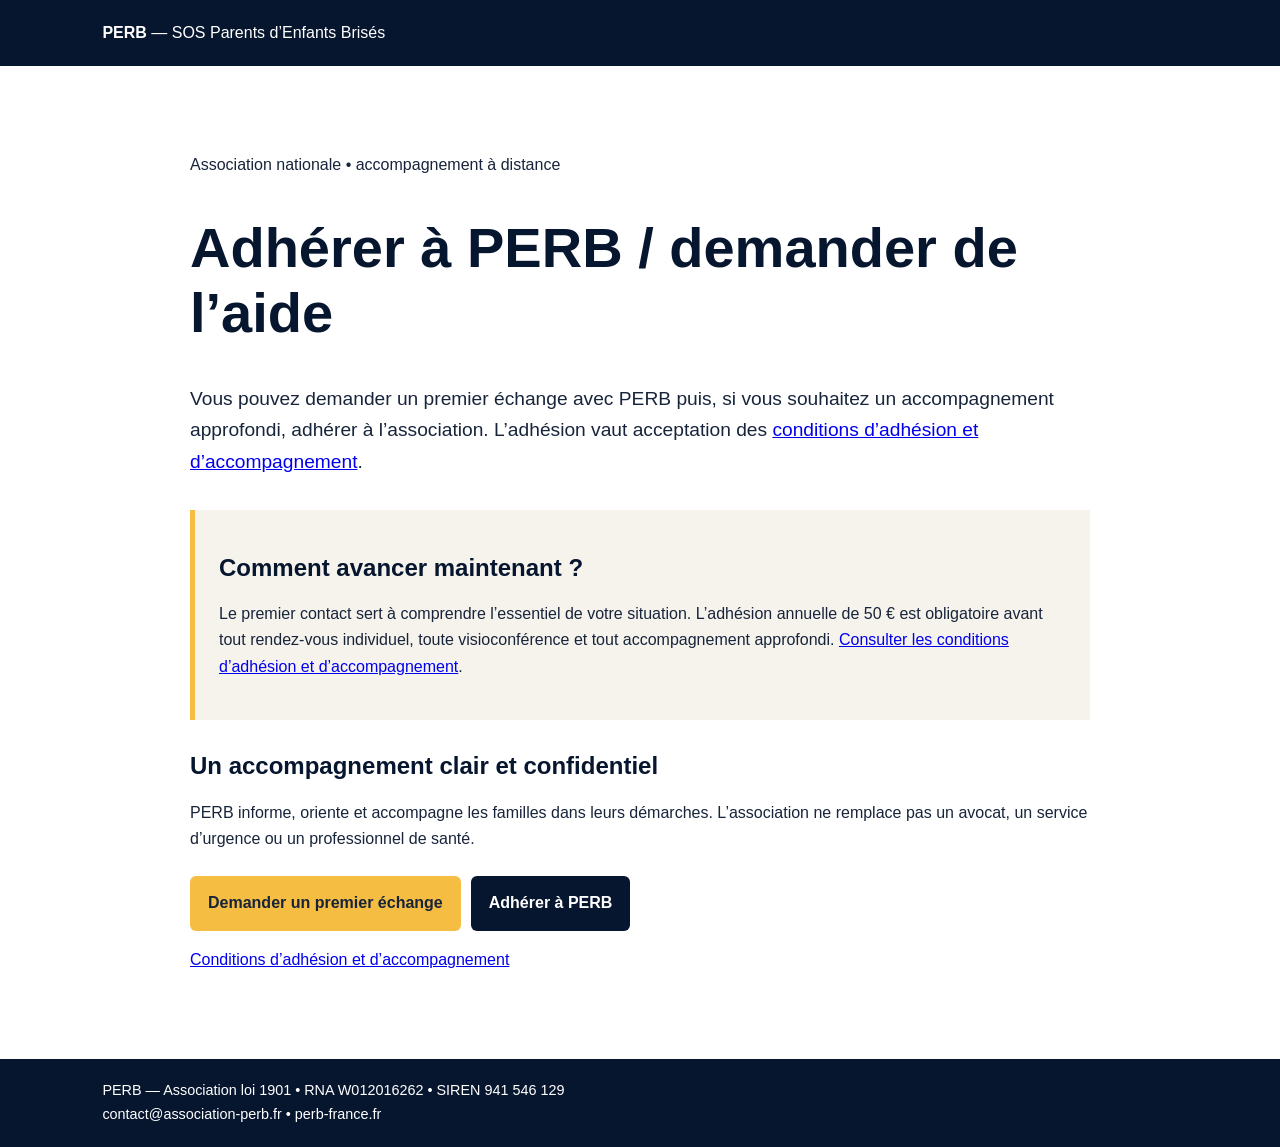
<file: adherer-perb-demander-aide.html>
<!doctype html><html lang="fr"><head><meta charset="utf-8"><meta name="viewport" content="width=device-width,initial-scale=1"><meta name="description" content="Vous pouvez demander un premier échange avec PERB puis, si vous souhaitez un accompagnement approfondi, adhérer à l’association."><meta name="robots" content="index,follow"><link rel="canonical" href="https://perb-france.fr/adherer-perb-demander-aide.html"><title>Adhérer à PERB / demander de l’aide | PERB</title><style>body{margin:0;font-family:Arial,sans-serif;color:#17243a;line-height:1.65}header,footer{background:#07162f;color:#fff;padding:20px 8%;}header a,footer a{color:#fff;text-decoration:none}main{max-width:900px;margin:auto;padding:70px 24px}h1,h2{color:#07162f;line-height:1.15}h1{font-size:clamp(2rem,5vw,3.5rem)}.lead{font-size:1.2rem}.box{background:#f6f3ed;border-left:5px solid #f5bd42;padding:24px;margin:32px 0}.buttons a{display:inline-block;background:#f5bd42;color:#17243a;padding:14px 18px;border-radius:6px;text-decoration:none;font-weight:bold;margin:8px 10px 0 0}.buttons a.alt{background:#07162f;color:#fff}footer{font-size:.9rem}</style></head><body><header><a href="/"><strong>PERB</strong> — SOS Parents d’Enfants Brisés</a></header><main><p>Association nationale • accompagnement à distance</p><h1>Adhérer à PERB / demander de l’aide</h1><p class="lead">Vous pouvez demander un premier échange avec PERB puis, si vous souhaitez un accompagnement approfondi, adhérer à l’association. L’adhésion vaut acceptation des <a href="conditions-adhesion.html">conditions d’adhésion et d’accompagnement</a>.</p><div class="box"><h2>Comment avancer maintenant ?</h2><p>Le premier contact sert à comprendre l’essentiel de votre situation. L’adhésion annuelle de 50 € est obligatoire avant tout rendez-vous individuel, toute visioconférence et tout accompagnement approfondi. <a href="conditions-adhesion.html">Consulter les conditions d’adhésion et d’accompagnement</a>.</p></div><h2>Un accompagnement clair et confidentiel</h2><p>PERB informe, oriente et accompagne les familles dans leurs démarches. L’association ne remplace pas un avocat, un service d’urgence ou un professionnel de santé.</p><div class="buttons"><a href="mailto:contact@association-perb.fr?subject=Demande%20d%27accompagnement%20PERB">Demander un premier échange</a><a class="alt" href="https://paypal.me/RaphaelSartori596" target="_blank" rel="noopener">Adhérer à PERB</a></div><p><a href="conditions-adhesion.html">Conditions d’adhésion et d’accompagnement</a></p></main><footer>PERB — Association loi 1901 • RNA W012016262 • SIREN 941 546 129<br><a href="mailto:contact@association-perb.fr">contact@association-perb.fr</a> • <a href="/">perb-france.fr</a></footer></body></html>
</file>
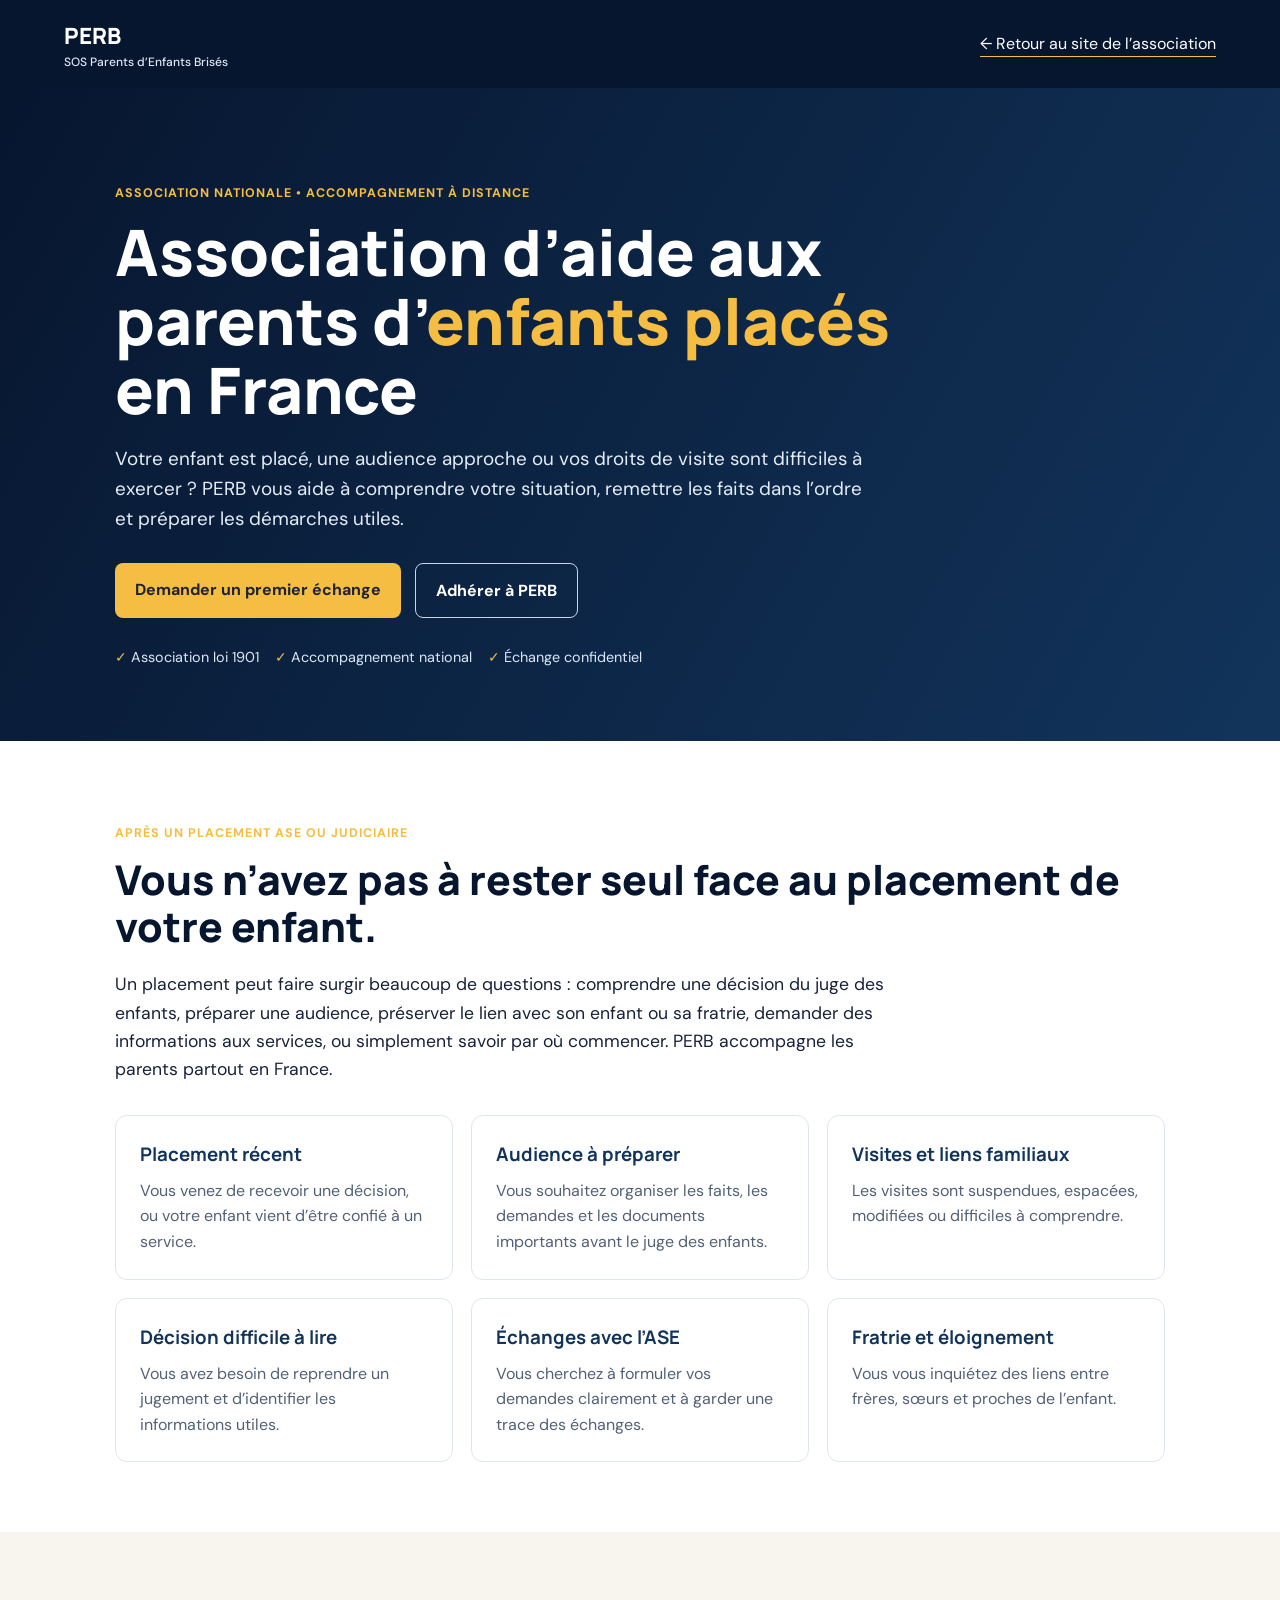
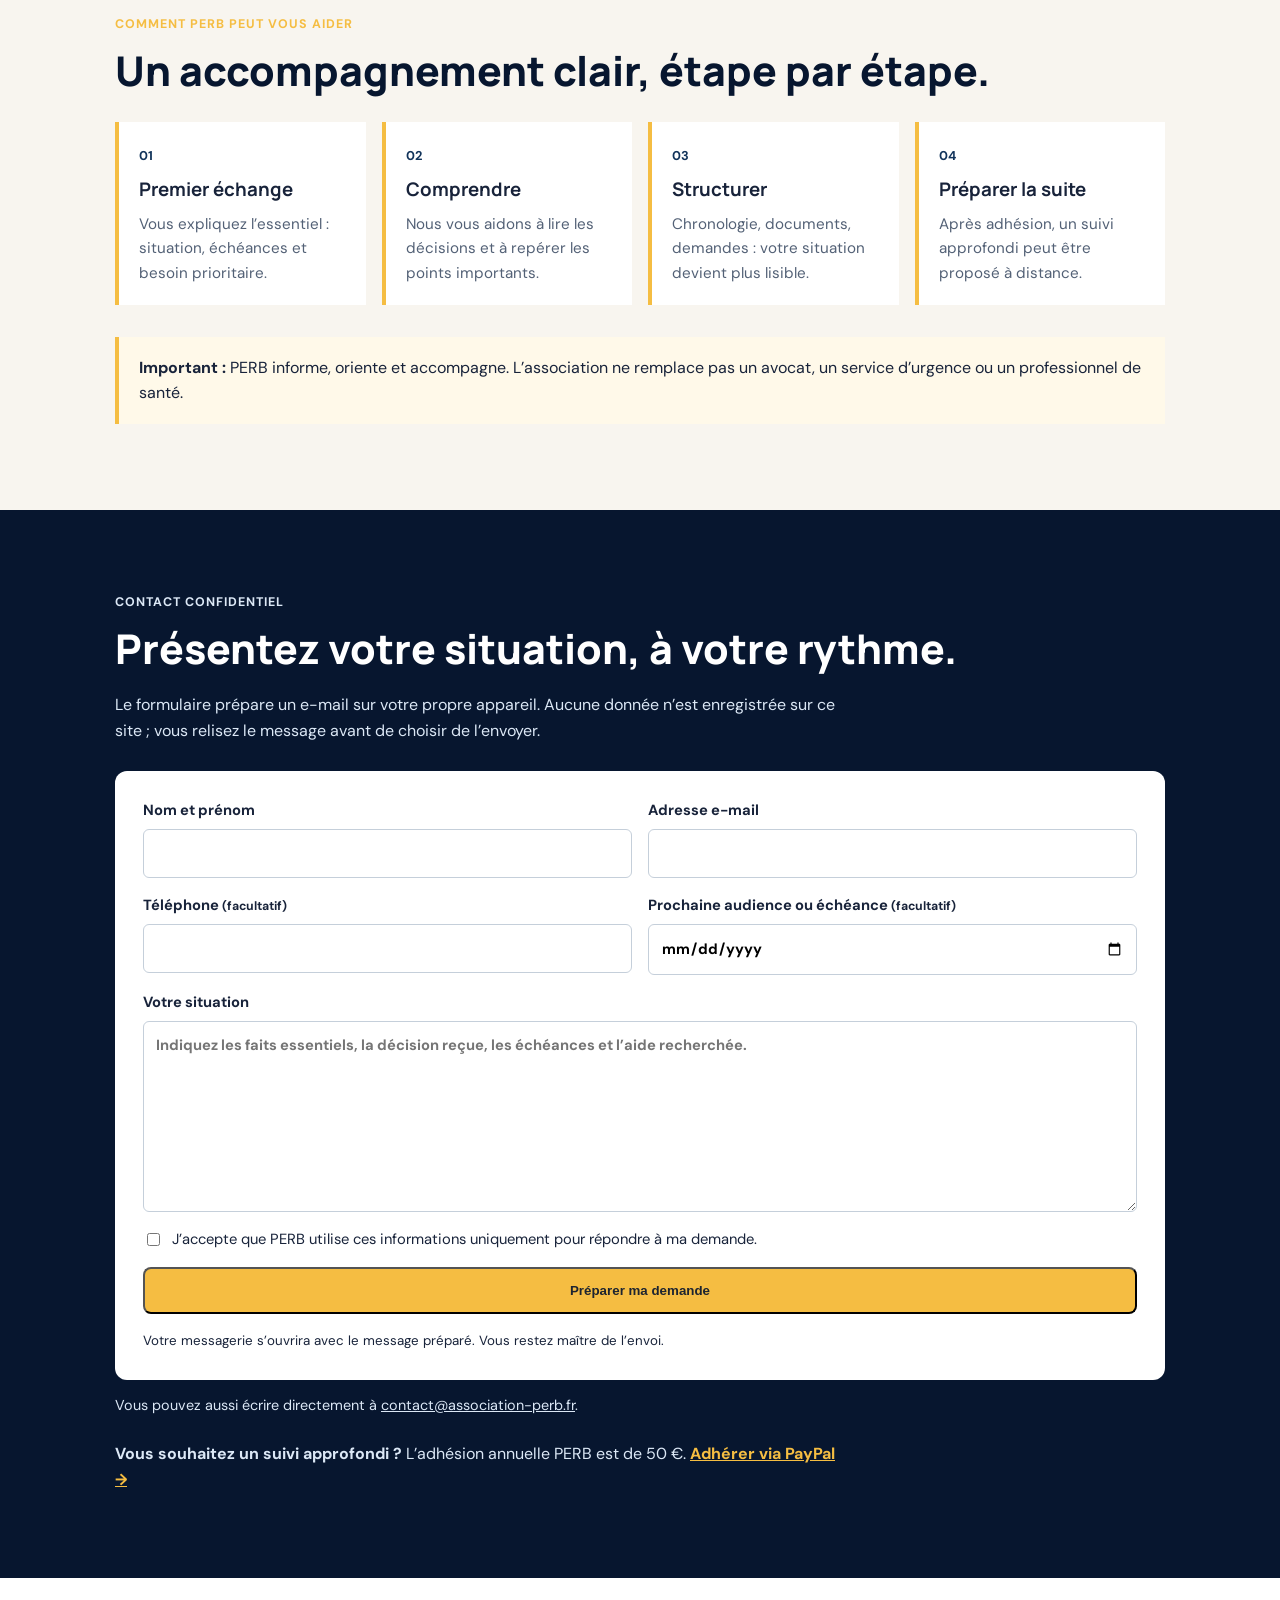
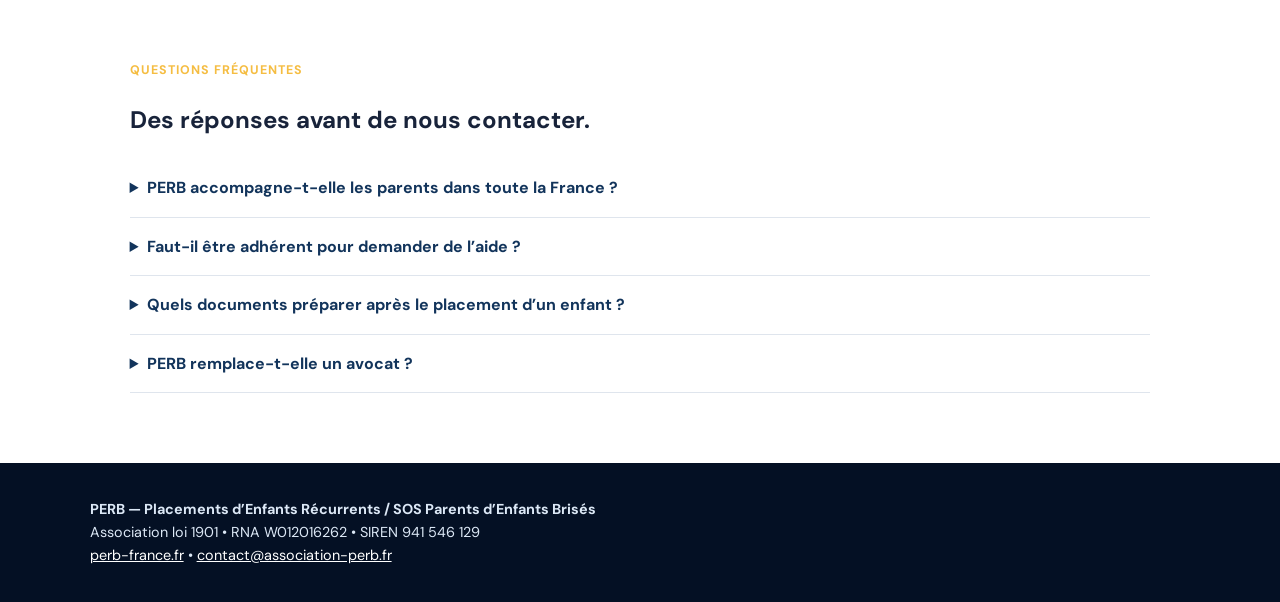
<file: aide-parents-enfants-places.html>
<!doctype html>
<html lang="fr">
<head>
  <meta charset="utf-8">
  <meta name="viewport" content="width=device-width, initial-scale=1">
  <meta name="description" content="PERB, association nationale d’aide aux parents d’enfants placés : écoute, informations, accompagnement et préparation des démarches après un placement ASE.">
  <meta name="robots" content="index,follow">
  <link rel="canonical" href="https://perb-france.fr/aide-parents-enfants-places.html">
  <title>Association d’aide aux parents d’enfants placés – France | PERB</title>
  <link rel="preconnect" href="https://fonts.googleapis.com">
  <link rel="preconnect" href="https://fonts.gstatic.com" crossorigin>
  <link href="https://fonts.googleapis.com/css2?family=DM+Sans:wght@400;500;600;700&family=Manrope:wght@700;800&display=swap" rel="stylesheet">
  <style>
    :root{--navy:#07162f;--blue:#12345b;--gold:#f5bd42;--cream:#f8f5ef;--ink:#18233a;--muted:#536176}*{box-sizing:border-box}body{margin:0;font-family:'DM Sans',Arial,sans-serif;color:var(--ink);line-height:1.6;background:#fff}a{color:inherit}.top{background:var(--navy);color:#fff;padding:18px max(5vw,24px);display:flex;justify-content:space-between;align-items:center;gap:20px}.brand{font-family:Manrope,sans-serif;font-weight:800;font-size:1.4rem;text-decoration:none}.brand small{font:500 .75rem 'DM Sans';display:block;color:#dfe8f5}.top a:last-child{color:#fff;text-decoration:none;border-bottom:1px solid var(--gold)}.hero{background:linear-gradient(120deg,#07162f,#12345b);color:#fff;padding:84px max(7vw,24px) 72px}.hero-inner,.section,.contact{max-width:1050px;margin:auto}.eyebrow{color:var(--gold);font-weight:700;text-transform:uppercase;letter-spacing:.08em;font-size:.78rem}.hero h1{font:800 clamp(2.3rem,5vw,4.4rem)/1.08 Manrope,sans-serif;max-width:850px;margin:.4rem 0 1.25rem}.hero h1 em{color:var(--gold);font-style:normal}.lead{max-width:760px;font-size:1.18rem;color:#e5edf8}.actions{display:flex;gap:14px;flex-wrap:wrap;margin:28px 0}.button{display:inline-block;text-decoration:none;font-weight:700;border-radius:8px;padding:14px 20px}.gold{background:var(--gold);color:#1d2430}.outline{border:1px solid #c9d6e9;color:#fff}.trust{display:flex;gap:16px;flex-wrap:wrap;font-size:.9rem;color:#dce8f6}.trust span:before{content:'✓ ';color:var(--gold)}.section{padding:70px 0}.section h2,.contact h2{font:800 clamp(1.8rem,3.2vw,2.8rem)/1.15 Manrope,sans-serif;color:var(--navy);margin:0 0 20px}.intro{font-size:1.1rem;max-width:800px}.cards{display:grid;grid-template-columns:repeat(3,1fr);gap:18px;margin-top:32px}.card{border:1px solid #dfe5ed;border-radius:12px;padding:24px;background:#fff}.card h3{margin:0 0 8px;color:var(--blue);font-family:Manrope,sans-serif}.card p{margin:0;color:var(--muted)}.soft{background:var(--cream);padding:70px max(7vw,24px)}.steps{display:grid;grid-template-columns:repeat(4,1fr);gap:16px;margin-top:28px}.step{background:#fff;border-left:4px solid var(--gold);padding:20px}.step b{color:var(--blue);font-size:.8rem}.step h3{font-family:Manrope,sans-serif;margin:7px 0}.step p{margin:0;color:var(--muted);font-size:.95rem}.notice{border-left:4px solid var(--gold);padding:18px 20px;background:#fff9e9;margin-top:32px}.contact-wrap{background:var(--navy);padding:70px max(7vw,24px);color:#fff}.contact h2{color:#fff}.contact>p{max-width:720px;color:#dce8f6}.form{margin-top:28px;background:#fff;color:var(--ink);border-radius:12px;padding:28px;display:grid;gap:16px}.row{display:grid;grid-template-columns:1fr 1fr;gap:16px}label{font-weight:700;font-size:.92rem}input,textarea{display:block;width:100%;margin-top:6px;border:1px solid #c5cfda;border-radius:6px;padding:12px;font:inherit}.consent{display:flex;gap:9px;align-items:flex-start;font-weight:400}.consent input{width:auto;margin-top:5px}.privacy{font-size:.9rem;color:#dce8f6}.membership{margin-top:24px;color:#fff}.membership a{color:var(--gold);font-weight:700}.faq{padding:70px max(7vw,24px);max-width:1200px;margin:auto}.faq-inner{max-width:1050px;margin:auto}.faq details{border-bottom:1px solid #dfe5ed;padding:16px 0}.faq summary{font-weight:700;cursor:pointer;color:var(--blue)}.footer{background:#041024;color:#dce8f6;padding:35px max(7vw,24px);font-size:.9rem}.footer a{color:#fff}@media(max-width:760px){.top{align-items:flex-start;flex-direction:column}.hero{padding-top:58px}.cards,.steps{grid-template-columns:1fr}.row{grid-template-columns:1fr}.section{padding:50px 24px}.soft{padding:50px 24px}}
  </style>
</head>
<body>
  <header class="top"><a class="brand" href="/">PERB<small>SOS Parents d’Enfants Brisés</small></a><a href="/">← Retour au site de l’association</a></header>
  <main>
    <section class="hero"><div class="hero-inner">
      <p class="eyebrow">Association nationale • accompagnement à distance</p>
      <h1>Association d’aide aux parents d’<em>enfants placés</em> en France</h1>
      <p class="lead">Votre enfant est placé, une audience approche ou vos droits de visite sont difficiles à exercer ? PERB vous aide à comprendre votre situation, remettre les faits dans l’ordre et préparer les démarches utiles.</p>
      <div class="actions"><a class="button gold" href="#contact">Demander un premier échange</a><a class="button outline" href="https://paypal.me/RaphaelSartori596" target="_blank" rel="noopener">Adhérer à PERB</a></div>
      <div class="trust"><span>Association loi 1901</span><span>Accompagnement national</span><span>Échange confidentiel</span></div>
    </div></section>
    <section class="section"><p class="eyebrow">Après un placement ASE ou judiciaire</p><h2>Vous n’avez pas à rester seul face au placement de votre enfant.</h2><p class="intro">Un placement peut faire surgir beaucoup de questions : comprendre une décision du juge des enfants, préparer une audience, préserver le lien avec son enfant ou sa fratrie, demander des informations aux services, ou simplement savoir par où commencer. PERB accompagne les parents partout en France.</p><div class="cards"><article class="card"><h3>Placement récent</h3><p>Vous venez de recevoir une décision, ou votre enfant vient d’être confié à un service.</p></article><article class="card"><h3>Audience à préparer</h3><p>Vous souhaitez organiser les faits, les demandes et les documents importants avant le juge des enfants.</p></article><article class="card"><h3>Visites et liens familiaux</h3><p>Les visites sont suspendues, espacées, modifiées ou difficiles à comprendre.</p></article><article class="card"><h3>Décision difficile à lire</h3><p>Vous avez besoin de reprendre un jugement et d’identifier les informations utiles.</p></article><article class="card"><h3>Échanges avec l’ASE</h3><p>Vous cherchez à formuler vos demandes clairement et à garder une trace des échanges.</p></article><article class="card"><h3>Fratrie et éloignement</h3><p>Vous vous inquiétez des liens entre frères, sœurs et proches de l’enfant.</p></article></div></section>
    <section class="soft"><div class="section" style="padding:0"><p class="eyebrow">Comment PERB peut vous aider</p><h2>Un accompagnement clair, étape par étape.</h2><div class="steps"><article class="step"><b>01</b><h3>Premier échange</h3><p>Vous expliquez l’essentiel : situation, échéances et besoin prioritaire.</p></article><article class="step"><b>02</b><h3>Comprendre</h3><p>Nous vous aidons à lire les décisions et à repérer les points importants.</p></article><article class="step"><b>03</b><h3>Structurer</h3><p>Chronologie, documents, demandes : votre situation devient plus lisible.</p></article><article class="step"><b>04</b><h3>Préparer la suite</h3><p>Après adhésion, un suivi approfondi peut être proposé à distance.</p></article></div><p class="notice"><strong>Important :</strong> PERB informe, oriente et accompagne. L’association ne remplace pas un avocat, un service d’urgence ou un professionnel de santé.</p></div></section>
    <section class="contact-wrap" id="contact"><div class="contact"><p class="eyebrow">Contact confidentiel</p><h2>Présentez votre situation, à votre rythme.</h2><p>Le formulaire prépare un e-mail sur votre propre appareil. Aucune donnée n’est enregistrée sur ce site ; vous relisez le message avant de choisir de l’envoyer.</p><form class="form" action="mailto:contact@association-perb.fr" method="post" enctype="text/plain"><div class="row"><label>Nom et prénom<input type="text" name="nom" autocomplete="name" required></label><label>Adresse e-mail<input type="email" name="email" autocomplete="email" required></label></div><div class="row"><label>Téléphone <small>(facultatif)</small><input type="tel" name="telephone" autocomplete="tel"></label><label>Prochaine audience ou échéance <small>(facultatif)</small><input type="date" name="echeance"></label></div><label>Votre situation<textarea name="message" rows="7" required placeholder="Indiquez les faits essentiels, la décision reçue, les échéances et l’aide recherchée."></textarea></label><label class="consent"><input type="checkbox" required><span>J’accepte que PERB utilise ces informations uniquement pour répondre à ma demande.</span></label><button class="button gold" type="submit">Préparer ma demande</button><small>Votre messagerie s’ouvrira avec le message préparé. Vous restez maître de l’envoi.</small></form><p class="privacy">Vous pouvez aussi écrire directement à <a href="mailto:contact@association-perb.fr?subject=Demande%20d%27accompagnement%20PERB">contact@association-perb.fr</a>.</p><p class="membership"><strong>Vous souhaitez un suivi approfondi ?</strong> L’adhésion annuelle PERB est de 50 €. <a href="https://paypal.me/RaphaelSartori596" target="_blank" rel="noopener">Adhérer via PayPal →</a></p></div></section>
    <section class="faq"><div class="faq-inner"><p class="eyebrow">Questions fréquentes</p><h2>Des réponses avant de nous contacter.</h2><details><summary>PERB accompagne-t-elle les parents dans toute la France ?</summary><p>Oui. PERB propose un accompagnement national et les rendez-vous approfondis peuvent se tenir à distance.</p></details><details><summary>Faut-il être adhérent pour demander de l’aide ?</summary><p>Vous pouvez présenter votre situation lors d’un premier échange. L’adhésion ouvre ensuite l’accès au suivi approfondi et aux rendez-vous en visioconférence.</p></details><details><summary>Quels documents préparer après le placement d’un enfant ?</summary><p>Le jugement ou la décision la plus récente, les convocations, les courriers importants et une chronologie simple sont un bon début. Inutile d’envoyer tout votre dossier immédiatement.</p></details><details><summary>PERB remplace-t-elle un avocat ?</summary><p>Non. PERB informe, oriente et aide à organiser les faits et les démarches. Pour une représentation juridique, il convient de consulter un avocat.</p></details></div></section>
  </main>
  <footer class="footer"><strong>PERB — Placements d’Enfants Récurrents / SOS Parents d’Enfants Brisés</strong><br>Association loi 1901 • RNA W012016262 • SIREN 941 546 129<br><a href="/">perb-france.fr</a> • <a href="mailto:contact@association-perb.fr">contact@association-perb.fr</a></footer>
</body>
</html>
</file>
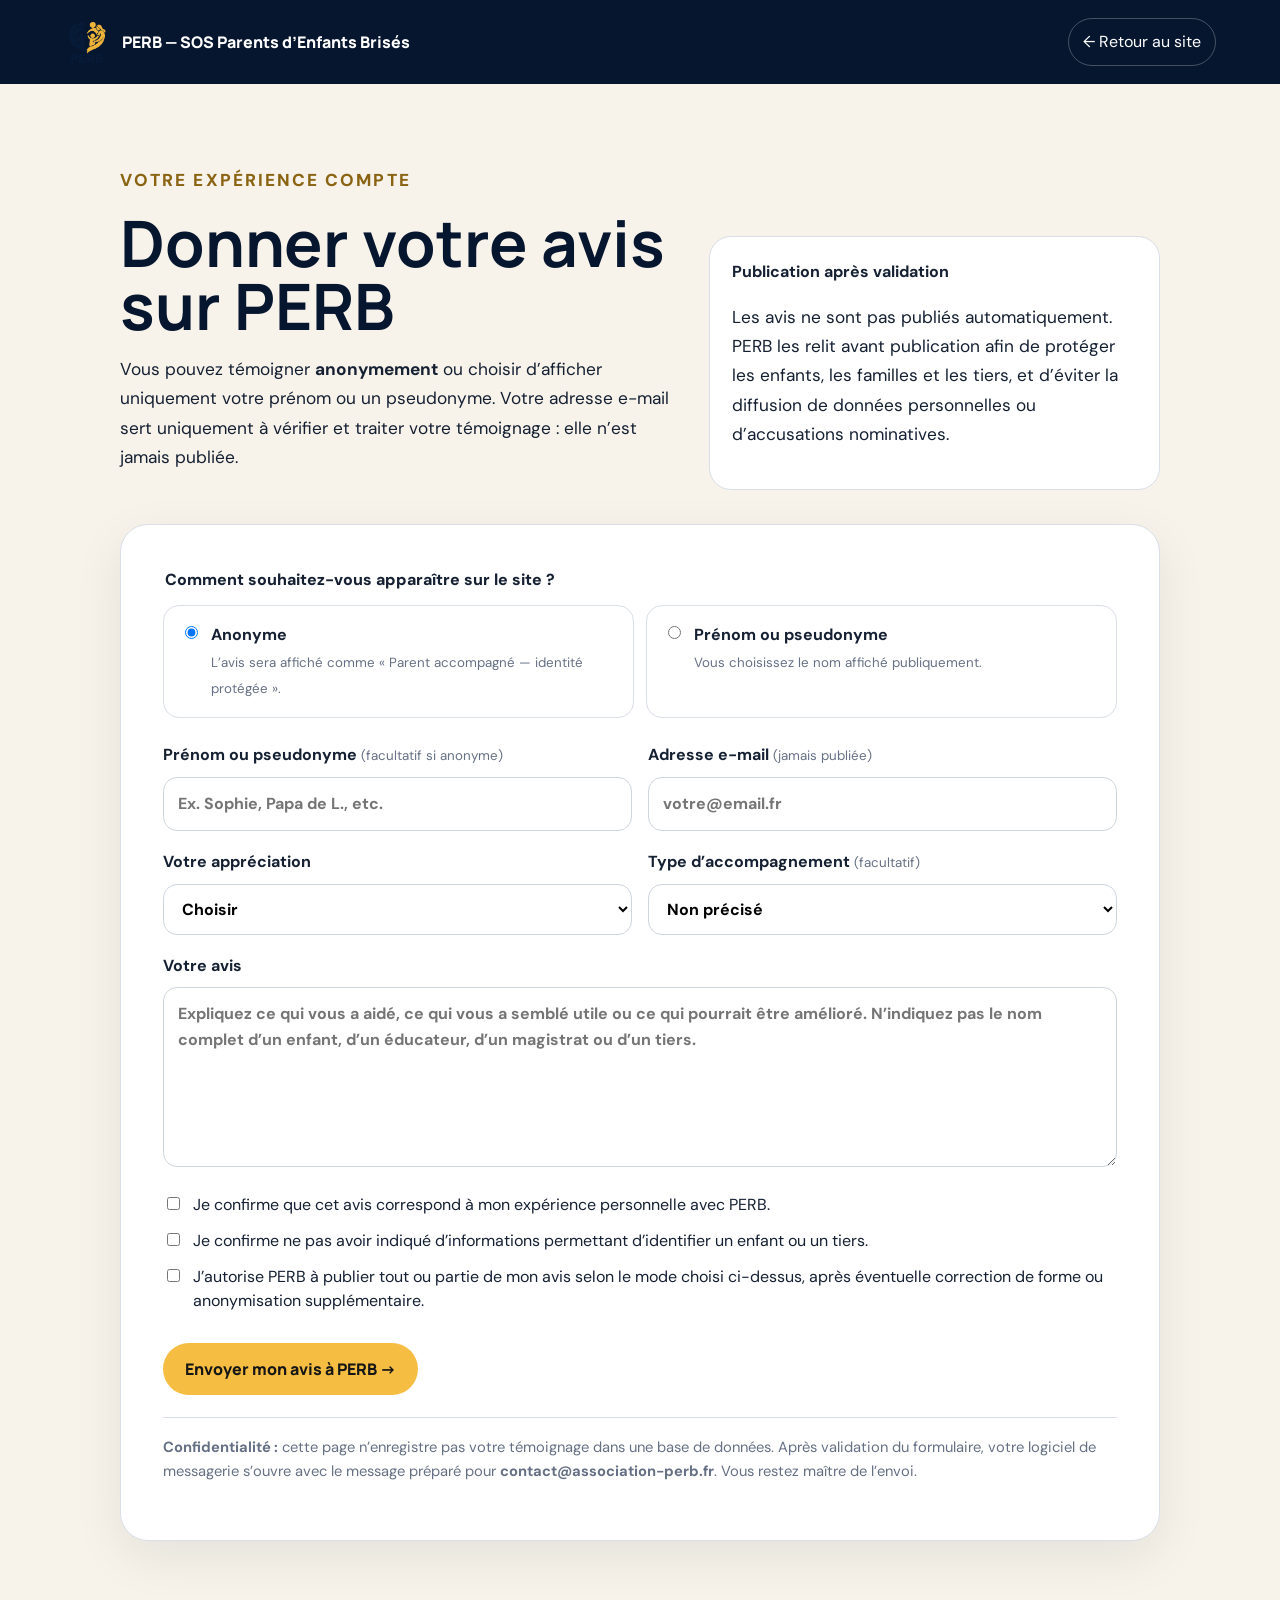
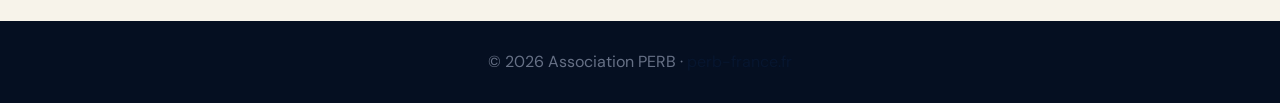
<file: avis.html>
<!doctype html>
<html lang="fr">
<head>
  <meta charset="utf-8">
  <meta name="viewport" content="width=device-width,initial-scale=1">
  <meta name="description" content="Partagez votre avis sur l’accompagnement de l’association PERB, anonymement ou avec un prénom/pseudonyme.">
  <meta name="theme-color" content="#07162f">
  <title>Donner son avis — PERB</title>
  <link rel="preconnect" href="https://fonts.googleapis.com">
  <link rel="preconnect" href="https://fonts.gstatic.com" crossorigin>
  <link href="https://fonts.googleapis.com/css2?family=DM+Sans:wght@400;500;600;700&family=Manrope:wght@600;700;800&display=swap" rel="stylesheet">
  <link rel="stylesheet" href="assets/style.css?v=20260920-ux3">
  <style>
    :root{--navy:#07162f;--gold:#f5bd42;--cream:#f7f3ea;--ink:#152033;--muted:#667085;--line:#d9dee7}
    *{box-sizing:border-box} body{margin:0;background:var(--cream);color:var(--ink);font-family:"DM Sans",sans-serif}.review-shell{min-height:100vh}.review-nav{display:flex;align-items:center;justify-content:space-between;padding:18px clamp(20px,5vw,70px);background:var(--navy);color:#fff}.review-nav a{color:#fff;text-decoration:none}.review-brand{display:flex;align-items:center;gap:12px;font-family:Manrope,sans-serif;font-weight:800}.review-brand img{width:46px;height:46px;object-fit:contain}.back-link{padding:10px 14px;border:1px solid rgba(255,255,255,.25);border-radius:999px}.review-main{width:min(1040px,92vw);margin:0 auto;padding:64px 0 80px}.review-head{display:grid;grid-template-columns:1.1fr .9fr;gap:38px;align-items:end;margin-bottom:34px}.review-kicker{font-weight:800;letter-spacing:.12em;text-transform:uppercase;color:#8a6413;font-size:.82rem}.review-head h1{font-family:Manrope,sans-serif;font-size:clamp(2.2rem,5vw,4.5rem);line-height:.98;margin:.35rem 0 1rem;color:var(--navy)}.review-head p{font-size:1.08rem;line-height:1.7}.review-note{background:#fff;border:1px solid var(--line);border-radius:22px;padding:22px}.review-note strong{display:block;margin-bottom:8px}.review-form{background:#fff;border:1px solid var(--line);border-radius:28px;padding:clamp(22px,4vw,42px);box-shadow:0 16px 50px rgba(7,22,47,.08)}.review-form fieldset{border:0;padding:0;margin:0 0 24px}.review-form legend{font-weight:800;margin-bottom:12px}.choice-grid{display:grid;grid-template-columns:1fr 1fr;gap:12px}.choice{display:flex;gap:10px;align-items:flex-start;border:1px solid var(--line);border-radius:16px;padding:16px;cursor:pointer}.choice input{margin-top:4px}.field-grid{display:grid;grid-template-columns:1fr 1fr;gap:16px}.review-form label.field{display:block;font-weight:700;margin-bottom:18px}.review-form label.field span{display:block;margin-bottom:8px}.review-form input[type=text],.review-form input[type=email],.review-form select,.review-form textarea{width:100%;border:1px solid #cfd5df;border-radius:14px;padding:13px 14px;font:inherit;background:#fff}.review-form textarea{min-height:180px;resize:vertical}.review-form small{font-weight:400;color:var(--muted)}.check{display:flex;gap:10px;align-items:flex-start;margin:12px 0;line-height:1.5}.check input{margin-top:4px}.submit{border:0;background:var(--gold);color:#161616;font:800 1rem Manrope,sans-serif;border-radius:999px;padding:15px 22px;cursor:pointer;margin-top:18px}.submit:hover{filter:brightness(.97)}.status{margin-top:14px;color:var(--muted)}.privacy{margin-top:22px;padding-top:18px;border-top:1px solid var(--line);font-size:.92rem;color:var(--muted);line-height:1.6}.review-footer{text-align:center;padding:28px;color:#667085}.review-footer a{color:var(--navy)}@media(max-width:760px){.review-head,.field-grid,.choice-grid{grid-template-columns:1fr}.review-main{padding-top:38px}.review-nav{gap:14px}.review-brand span{display:none}}
  </style>
</head>
<body>
<div class="review-shell">
  <header class="review-nav">
    <a class="review-brand" href="index.html"><img src="assets/logo-perb-familles.png?v=2" alt="Logo PERB"><span>PERB — SOS Parents d’Enfants Brisés</span></a>
    <a class="back-link" href="index.html">← Retour au site</a>
  </header>

  <main class="review-main">
    <section class="review-head">
      <div>
        <p class="review-kicker">Votre expérience compte</p>
        <h1>Donner votre avis sur PERB</h1>
        <p>Vous pouvez témoigner <strong>anonymement</strong> ou choisir d’afficher uniquement votre prénom ou un pseudonyme. Votre adresse e-mail sert uniquement à vérifier et traiter votre témoignage : elle n’est jamais publiée.</p>
      </div>
      <aside class="review-note">
        <strong>Publication après validation</strong>
        <p>Les avis ne sont pas publiés automatiquement. PERB les relit avant publication afin de protéger les enfants, les familles et les tiers, et d’éviter la diffusion de données personnelles ou d’accusations nominatives.</p>
      </aside>
    </section>

    <form class="review-form" id="review-form">
      <fieldset>
        <legend>Comment souhaitez-vous apparaître sur le site ?</legend>
        <div class="choice-grid">
          <label class="choice"><input type="radio" name="publication" value="Anonyme" checked><span><strong>Anonyme</strong><br><small>L’avis sera affiché comme « Parent accompagné — identité protégée ».</small></span></label>
          <label class="choice"><input type="radio" name="publication" value="Prénom ou pseudonyme"><span><strong>Prénom ou pseudonyme</strong><br><small>Vous choisissez le nom affiché publiquement.</small></span></label>
        </div>
      </fieldset>

      <div class="field-grid">
        <label class="field"><span>Prénom ou pseudonyme <small>(facultatif si anonyme)</small></span><input type="text" name="displayName" maxlength="60" autocomplete="nickname" placeholder="Ex. Sophie, Papa de L., etc."></label>
        <label class="field"><span>Adresse e-mail <small>(jamais publiée)</small></span><input type="email" name="email" required autocomplete="email" placeholder="votre@email.fr"></label>
      </div>

      <div class="field-grid">
        <label class="field"><span>Votre appréciation</span><select name="rating" required><option value="">Choisir</option><option>5/5 — Très satisfait(e)</option><option>4/5 — Satisfait(e)</option><option>3/5 — Mitigé(e)</option><option>2/5 — Peu satisfait(e)</option><option>1/5 — Pas satisfait(e)</option></select></label>
        <label class="field"><span>Type d’accompagnement <small>(facultatif)</small></span><select name="support"><option value="Non précisé">Non précisé</option><option>Rendez-vous visio</option><option>Aide à la rédaction d’un courrier</option><option>Lecture / organisation du dossier</option><option>Orientation et informations</option><option>Soutien / échanges</option><option>Autre</option></select></label>
      </div>

      <label class="field"><span>Votre avis</span><textarea name="review" required maxlength="2000" placeholder="Expliquez ce qui vous a aidé, ce qui vous a semblé utile ou ce qui pourrait être amélioré. N’indiquez pas le nom complet d’un enfant, d’un éducateur, d’un magistrat ou d’un tiers."></textarea></label>

      <label class="check"><input type="checkbox" name="experience" required><span>Je confirme que cet avis correspond à mon expérience personnelle avec PERB.</span></label>
      <label class="check"><input type="checkbox" name="privacy" required><span>Je confirme ne pas avoir indiqué d’informations permettant d’identifier un enfant ou un tiers.</span></label>
      <label class="check"><input type="checkbox" name="publishConsent" required><span>J’autorise PERB à publier tout ou partie de mon avis selon le mode choisi ci-dessus, après éventuelle correction de forme ou anonymisation supplémentaire.</span></label>

      <button class="submit" type="submit">Envoyer mon avis à PERB →</button>
      <p class="status" id="review-status" aria-live="polite"></p>
      <p class="privacy"><strong>Confidentialité :</strong> cette page n’enregistre pas votre témoignage dans une base de données. Après validation du formulaire, votre logiciel de messagerie s’ouvre avec le message préparé pour <strong>contact@association-perb.fr</strong>. Vous restez maître de l’envoi.</p>
    </form>
  </main>

  <footer class="review-footer">© <span id="year"></span> Association PERB · <a href="index.html">perb-france.fr</a></footer>
</div>
<script>
  document.getElementById('year').textContent=new Date().getFullYear();
  const form=document.getElementById('review-form');
  form.addEventListener('submit',event=>{
    event.preventDefault();
    const data=new FormData(form);
    const publication=String(data.get('publication')||'Anonyme');
    const displayName=String(data.get('displayName')||'').trim();
    const email=String(data.get('email')||'').trim();
    const rating=String(data.get('rating')||'');
    const support=String(data.get('support')||'Non précisé');
    const review=String(data.get('review')||'').trim();
    const shownName=publication==='Anonyme'?'Parent accompagné — identité protégée':(displayName||'Prénom/pseudonyme non renseigné');
    const subject='Avis PERB — '+publication+' — '+rating;
    const body=[
      'Bonjour,','',
      'Je souhaite transmettre un avis sur mon accompagnement par PERB.','',
      'Mode de publication : '+publication,
      'Nom à afficher : '+shownName,
      'E-mail de contact (non publié) : '+email,
      'Appréciation : '+rating,
      'Type d’accompagnement : '+support,'',
      'Mon avis :',review,'',
      'Je confirme que cet avis correspond à mon expérience personnelle.',
      'Je confirme ne pas avoir indiqué d’informations permettant d’identifier un enfant ou un tiers.',
      'J’autorise PERB à publier tout ou partie de cet avis selon le mode choisi, après éventuelle correction de forme ou anonymisation supplémentaire.'
    ].join('\n');
    document.getElementById('review-status').textContent='Ouverture de votre messagerie… Vérifiez le message puis cliquez sur Envoyer.';
    window.location.href='mailto:contact@association-perb.fr?subject='+encodeURIComponent(subject)+'&body='+encodeURIComponent(body);
  });
</script>
</body>
</html>
</file>
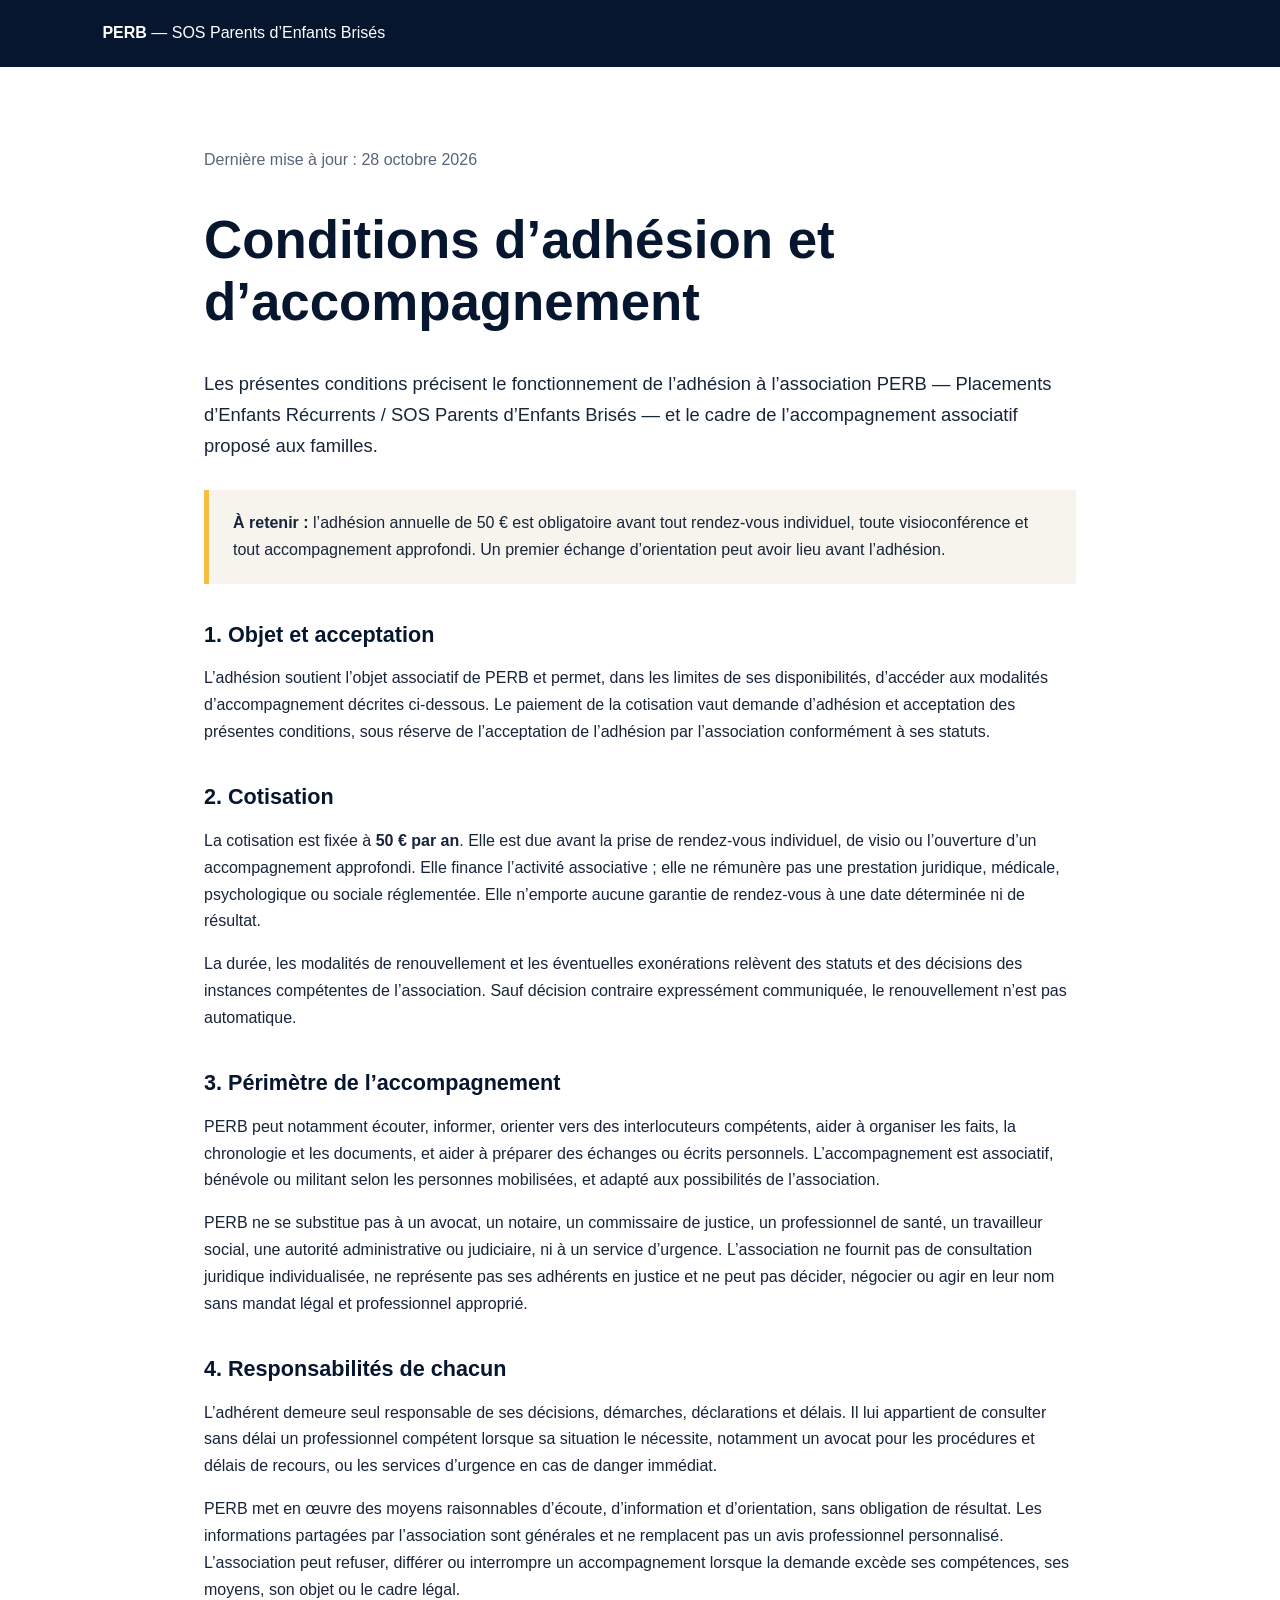
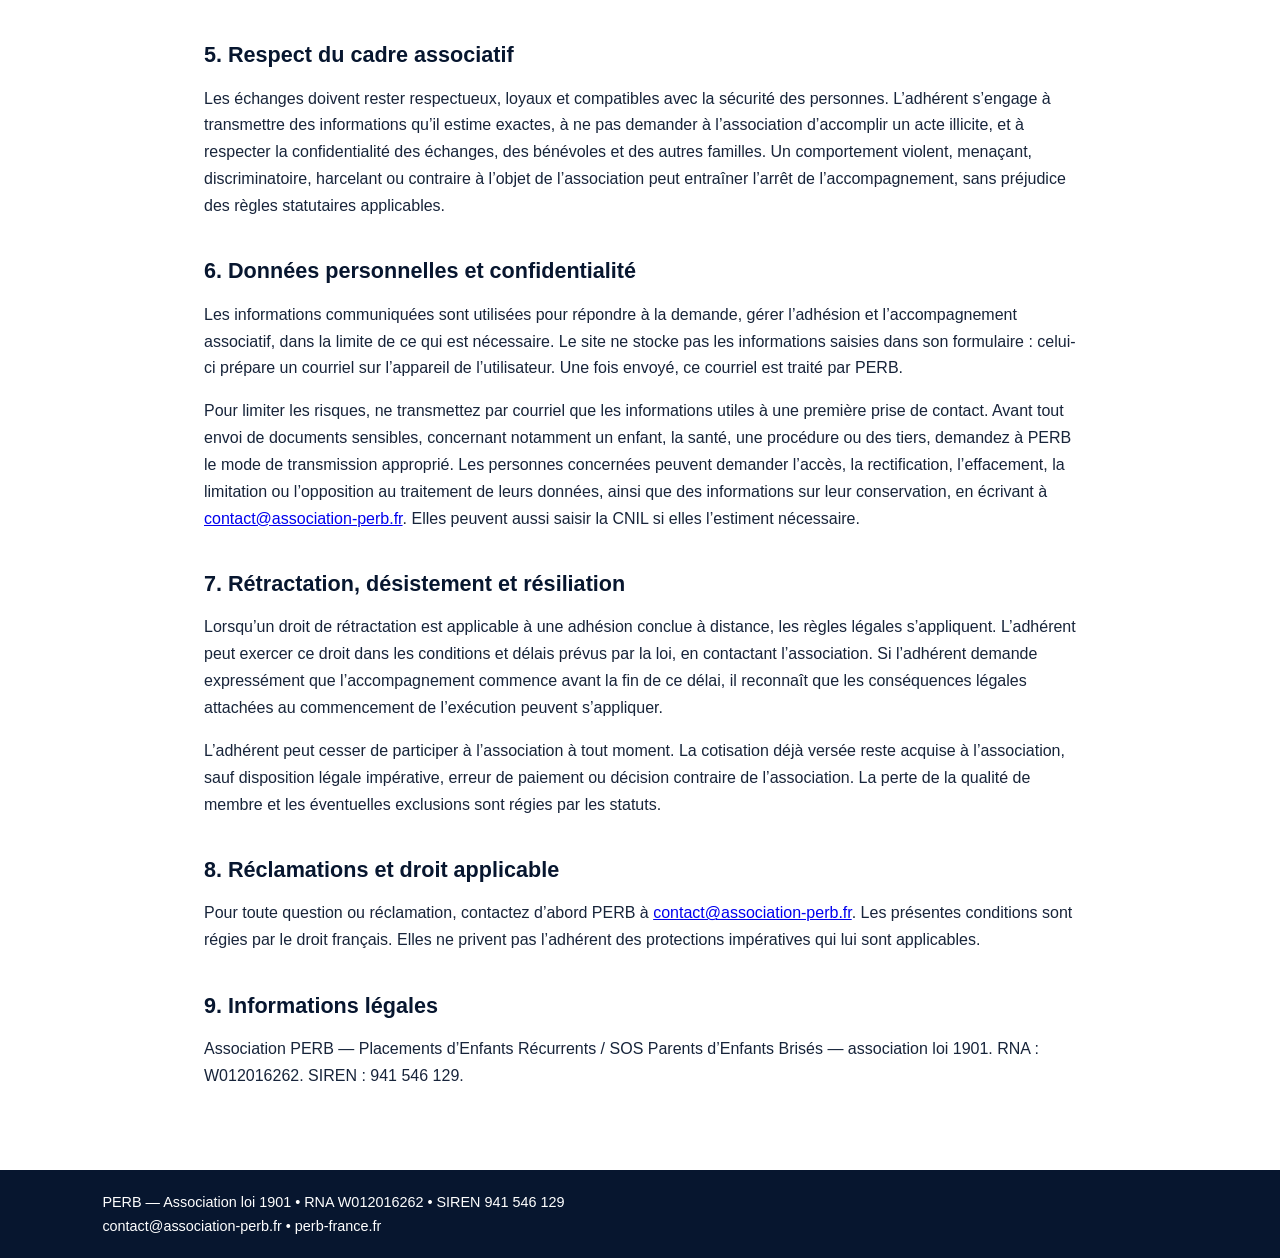
<file: conditions-adhesion.html>
<!doctype html>
<html lang="fr">
<head>
  <meta charset="utf-8">
  <meta name="viewport" content="width=device-width,initial-scale=1">
  <meta name="description" content="Conditions générales d’adhésion et d’accompagnement de l’association PERB.">
  <meta name="robots" content="index,follow">
  <link rel="canonical" href="https://perb-france.fr/conditions-adhesion.html">
  <title>Conditions d’adhésion et d’accompagnement | PERB</title>
  <style>
    :root{--navy:#07162f;--gold:#f5bd42;--ink:#17243a;--muted:#586579;--paper:#f7f4ed}
    *{box-sizing:border-box}body{margin:0;font-family:Arial,sans-serif;color:var(--ink);line-height:1.68;background:#fff}
    header,footer{background:var(--navy);color:#fff;padding:20px 8%}header a,footer a{color:#fff;text-decoration:none}
    main{max-width:920px;margin:auto;padding:64px 24px}h1,h2{color:var(--navy);line-height:1.18}h1{font-size:clamp(2rem,5vw,3.3rem)}
    h2{margin-top:2.4rem;font-size:1.35rem}.lead{font-size:1.15rem}.notice{background:var(--paper);border-left:5px solid var(--gold);padding:20px 24px;margin:28px 0}
    .muted{color:var(--muted)}li{margin:.45rem 0}footer{font-size:.9rem}
  </style>
</head>
<body>
<header><a href="/"><strong>PERB</strong> — SOS Parents d’Enfants Brisés</a></header>
<main>
  <p class="muted">Dernière mise à jour : 28 octobre 2026</p>
  <h1>Conditions d’adhésion et d’accompagnement</h1>
  <p class="lead">Les présentes conditions précisent le fonctionnement de l’adhésion à l’association PERB — Placements d’Enfants Récurrents / SOS Parents d’Enfants Brisés — et le cadre de l’accompagnement associatif proposé aux familles.</p>

  <div class="notice"><strong>À retenir :</strong> l’adhésion annuelle de 50 € est obligatoire avant tout rendez-vous individuel, toute visioconférence et tout accompagnement approfondi. Un premier échange d’orientation peut avoir lieu avant l’adhésion.</div>

  <h2>1. Objet et acceptation</h2>
  <p>L’adhésion soutient l’objet associatif de PERB et permet, dans les limites de ses disponibilités, d’accéder aux modalités d’accompagnement décrites ci-dessous. Le paiement de la cotisation vaut demande d’adhésion et acceptation des présentes conditions, sous réserve de l’acceptation de l’adhésion par l’association conformément à ses statuts.</p>

  <h2>2. Cotisation</h2>
  <p>La cotisation est fixée à <strong>50 € par an</strong>. Elle est due avant la prise de rendez-vous individuel, de visio ou l’ouverture d’un accompagnement approfondi. Elle finance l’activité associative ; elle ne rémunère pas une prestation juridique, médicale, psychologique ou sociale réglementée. Elle n’emporte aucune garantie de rendez-vous à une date déterminée ni de résultat.</p>
  <p>La durée, les modalités de renouvellement et les éventuelles exonérations relèvent des statuts et des décisions des instances compétentes de l’association. Sauf décision contraire expressément communiquée, le renouvellement n’est pas automatique.</p>

  <h2>3. Périmètre de l’accompagnement</h2>
  <p>PERB peut notamment écouter, informer, orienter vers des interlocuteurs compétents, aider à organiser les faits, la chronologie et les documents, et aider à préparer des échanges ou écrits personnels. L’accompagnement est associatif, bénévole ou militant selon les personnes mobilisées, et adapté aux possibilités de l’association.</p>
  <p>PERB ne se substitue pas à un avocat, un notaire, un commissaire de justice, un professionnel de santé, un travailleur social, une autorité administrative ou judiciaire, ni à un service d’urgence. L’association ne fournit pas de consultation juridique individualisée, ne représente pas ses adhérents en justice et ne peut pas décider, négocier ou agir en leur nom sans mandat légal et professionnel approprié.</p>

  <h2>4. Responsabilités de chacun</h2>
  <p>L’adhérent demeure seul responsable de ses décisions, démarches, déclarations et délais. Il lui appartient de consulter sans délai un professionnel compétent lorsque sa situation le nécessite, notamment un avocat pour les procédures et délais de recours, ou les services d’urgence en cas de danger immédiat.</p>
  <p>PERB met en œuvre des moyens raisonnables d’écoute, d’information et d’orientation, sans obligation de résultat. Les informations partagées par l’association sont générales et ne remplacent pas un avis professionnel personnalisé. L’association peut refuser, différer ou interrompre un accompagnement lorsque la demande excède ses compétences, ses moyens, son objet ou le cadre légal.</p>

  <h2>5. Respect du cadre associatif</h2>
  <p>Les échanges doivent rester respectueux, loyaux et compatibles avec la sécurité des personnes. L’adhérent s’engage à transmettre des informations qu’il estime exactes, à ne pas demander à l’association d’accomplir un acte illicite, et à respecter la confidentialité des échanges, des bénévoles et des autres familles. Un comportement violent, menaçant, discriminatoire, harcelant ou contraire à l’objet de l’association peut entraîner l’arrêt de l’accompagnement, sans préjudice des règles statutaires applicables.</p>

  <h2>6. Données personnelles et confidentialité</h2>
  <p>Les informations communiquées sont utilisées pour répondre à la demande, gérer l’adhésion et l’accompagnement associatif, dans la limite de ce qui est nécessaire. Le site ne stocke pas les informations saisies dans son formulaire : celui-ci prépare un courriel sur l’appareil de l’utilisateur. Une fois envoyé, ce courriel est traité par PERB.</p>
  <p>Pour limiter les risques, ne transmettez par courriel que les informations utiles à une première prise de contact. Avant tout envoi de documents sensibles, concernant notamment un enfant, la santé, une procédure ou des tiers, demandez à PERB le mode de transmission approprié. Les personnes concernées peuvent demander l’accès, la rectification, l’effacement, la limitation ou l’opposition au traitement de leurs données, ainsi que des informations sur leur conservation, en écrivant à <a href="mailto:contact@association-perb.fr">contact@association-perb.fr</a>. Elles peuvent aussi saisir la CNIL si elles l’estiment nécessaire.</p>

  <h2>7. Rétractation, désistement et résiliation</h2>
  <p>Lorsqu’un droit de rétractation est applicable à une adhésion conclue à distance, les règles légales s’appliquent. L’adhérent peut exercer ce droit dans les conditions et délais prévus par la loi, en contactant l’association. Si l’adhérent demande expressément que l’accompagnement commence avant la fin de ce délai, il reconnaît que les conséquences légales attachées au commencement de l’exécution peuvent s’appliquer.</p>
  <p>L’adhérent peut cesser de participer à l’association à tout moment. La cotisation déjà versée reste acquise à l’association, sauf disposition légale impérative, erreur de paiement ou décision contraire de l’association. La perte de la qualité de membre et les éventuelles exclusions sont régies par les statuts.</p>

  <h2>8. Réclamations et droit applicable</h2>
  <p>Pour toute question ou réclamation, contactez d’abord PERB à <a href="mailto:contact@association-perb.fr">contact@association-perb.fr</a>. Les présentes conditions sont régies par le droit français. Elles ne privent pas l’adhérent des protections impératives qui lui sont applicables.</p>

  <h2>9. Informations légales</h2>
  <p>Association PERB — Placements d’Enfants Récurrents / SOS Parents d’Enfants Brisés — association loi 1901. RNA : W012016262. SIREN : 941 546 129.</p>
</main>
<footer>PERB — Association loi 1901 • RNA W012016262 • SIREN 941 546 129<br><a href="mailto:contact@association-perb.fr">contact@association-perb.fr</a> • <a href="/">perb-france.fr</a></footer>
</body>
</html>
</file>
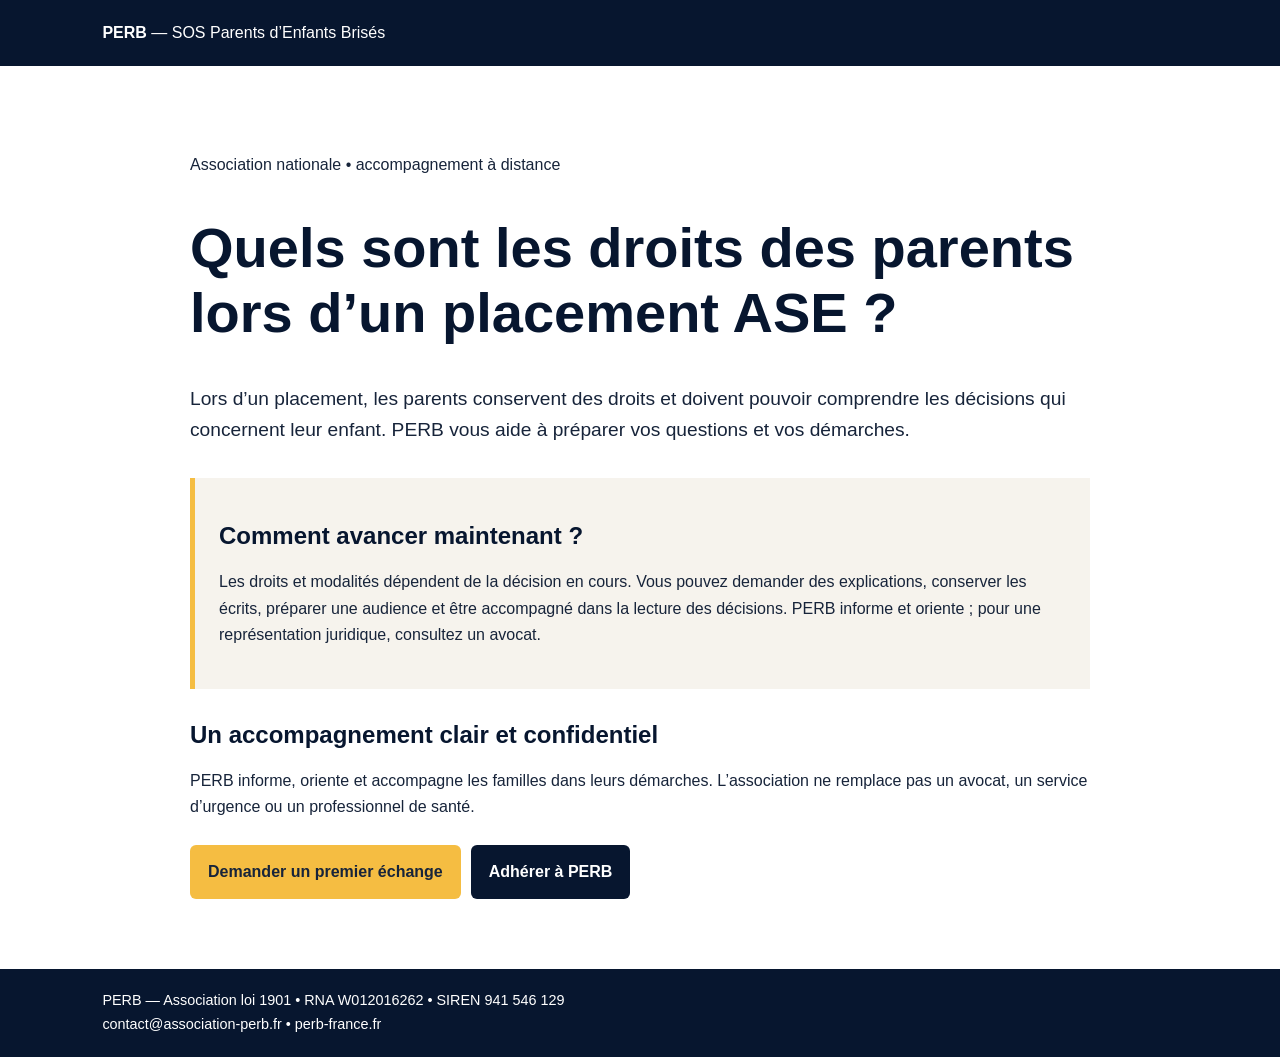
<file: droits-parents-placement-ase.html>
<!doctype html><html lang="fr"><head><meta charset="utf-8"><meta name="viewport" content="width=device-width,initial-scale=1"><meta name="description" content="Lors d’un placement, les parents conservent des droits et doivent pouvoir comprendre les décisions qui concernent leur enfant. PERB vous aide à préparer vos questions et vos démarches."><meta name="robots" content="index,follow"><link rel="canonical" href="https://perb-france.fr/droits-parents-placement-ase.html"><title>Quels sont les droits des parents lors d’un placement ASE ? | PERB</title><style>body{margin:0;font-family:Arial,sans-serif;color:#17243a;line-height:1.65}header,footer{background:#07162f;color:#fff;padding:20px 8%;}header a,footer a{color:#fff;text-decoration:none}main{max-width:900px;margin:auto;padding:70px 24px}h1,h2{color:#07162f;line-height:1.15}h1{font-size:clamp(2rem,5vw,3.5rem)}.lead{font-size:1.2rem}.box{background:#f6f3ed;border-left:5px solid #f5bd42;padding:24px;margin:32px 0}.buttons a{display:inline-block;background:#f5bd42;color:#17243a;padding:14px 18px;border-radius:6px;text-decoration:none;font-weight:bold;margin:8px 10px 0 0}.buttons a.alt{background:#07162f;color:#fff}footer{font-size:.9rem}</style></head><body><header><a href="/"><strong>PERB</strong> — SOS Parents d’Enfants Brisés</a></header><main><p>Association nationale • accompagnement à distance</p><h1>Quels sont les droits des parents lors d’un placement ASE ?</h1><p class="lead">Lors d’un placement, les parents conservent des droits et doivent pouvoir comprendre les décisions qui concernent leur enfant. PERB vous aide à préparer vos questions et vos démarches.</p><div class="box"><h2>Comment avancer maintenant ?</h2><p>Les droits et modalités dépendent de la décision en cours. Vous pouvez demander des explications, conserver les écrits, préparer une audience et être accompagné dans la lecture des décisions. PERB informe et oriente ; pour une représentation juridique, consultez un avocat.</p></div><h2>Un accompagnement clair et confidentiel</h2><p>PERB informe, oriente et accompagne les familles dans leurs démarches. L’association ne remplace pas un avocat, un service d’urgence ou un professionnel de santé.</p><div class="buttons"><a href="mailto:contact@association-perb.fr?subject=Demande%20d%27accompagnement%20PERB">Demander un premier échange</a><a class="alt" href="https://paypal.me/RaphaelSartori596" target="_blank" rel="noopener">Adhérer à PERB</a></div></main><footer>PERB — Association loi 1901 • RNA W012016262 • SIREN 941 546 129<br><a href="mailto:contact@association-perb.fr">contact@association-perb.fr</a> • <a href="/">perb-france.fr</a></footer></body></html>
</file>
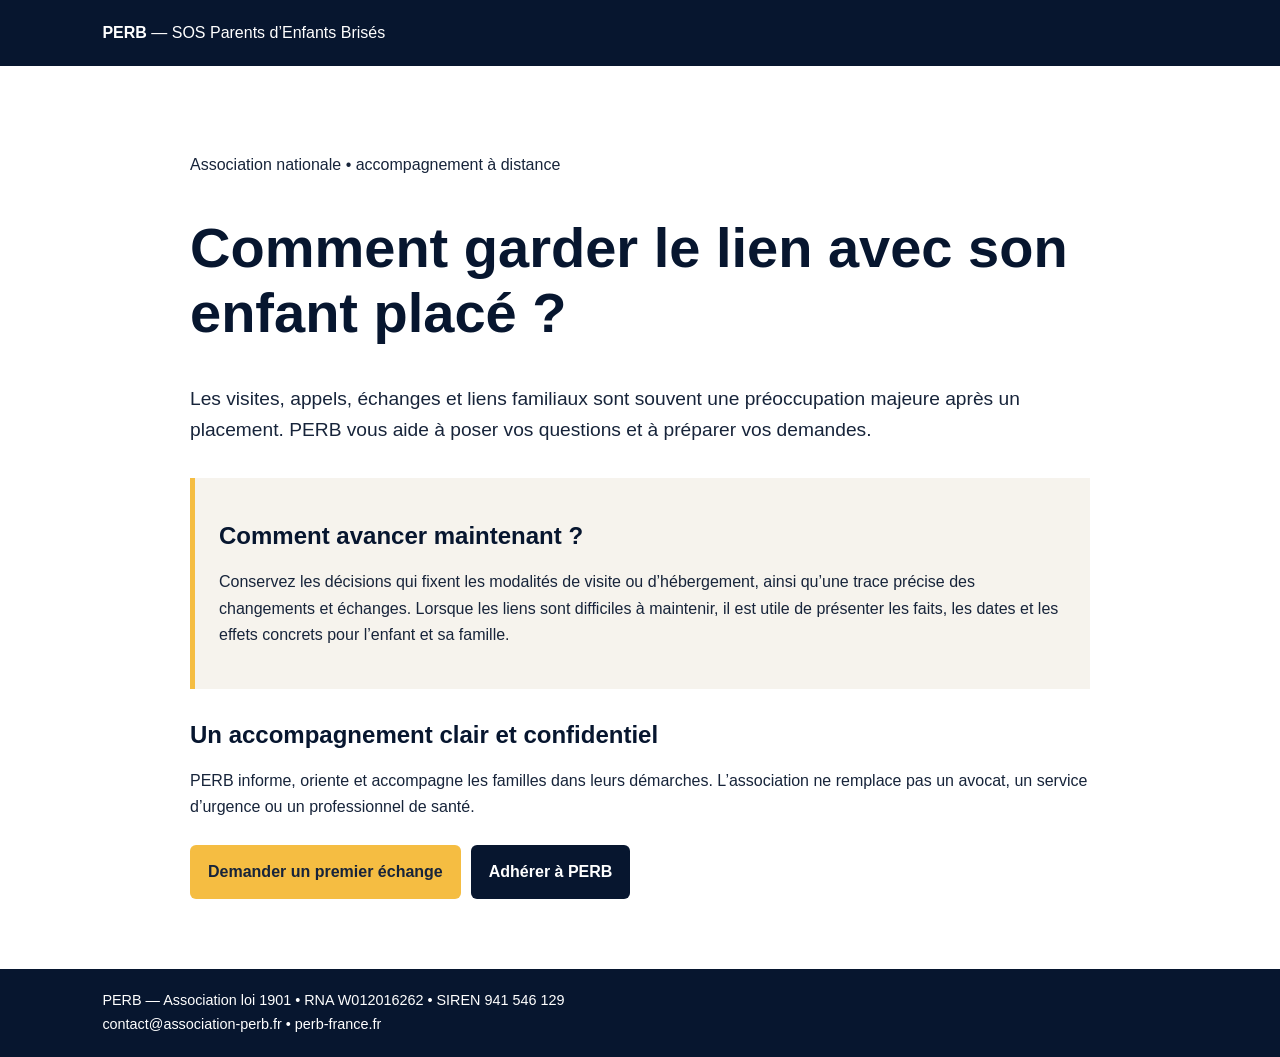
<file: garder-lien-enfant-place.html>
<!doctype html><html lang="fr"><head><meta charset="utf-8"><meta name="viewport" content="width=device-width,initial-scale=1"><meta name="description" content="Les visites, appels, échanges et liens familiaux sont souvent une préoccupation majeure après un placement. PERB vous aide à poser vos questions et à préparer vos demandes."><meta name="robots" content="index,follow"><link rel="canonical" href="https://perb-france.fr/garder-lien-enfant-place.html"><title>Comment garder le lien avec son enfant placé ? | PERB</title><style>body{margin:0;font-family:Arial,sans-serif;color:#17243a;line-height:1.65}header,footer{background:#07162f;color:#fff;padding:20px 8%;}header a,footer a{color:#fff;text-decoration:none}main{max-width:900px;margin:auto;padding:70px 24px}h1,h2{color:#07162f;line-height:1.15}h1{font-size:clamp(2rem,5vw,3.5rem)}.lead{font-size:1.2rem}.box{background:#f6f3ed;border-left:5px solid #f5bd42;padding:24px;margin:32px 0}.buttons a{display:inline-block;background:#f5bd42;color:#17243a;padding:14px 18px;border-radius:6px;text-decoration:none;font-weight:bold;margin:8px 10px 0 0}.buttons a.alt{background:#07162f;color:#fff}footer{font-size:.9rem}</style></head><body><header><a href="/"><strong>PERB</strong> — SOS Parents d’Enfants Brisés</a></header><main><p>Association nationale • accompagnement à distance</p><h1>Comment garder le lien avec son enfant placé ?</h1><p class="lead">Les visites, appels, échanges et liens familiaux sont souvent une préoccupation majeure après un placement. PERB vous aide à poser vos questions et à préparer vos demandes.</p><div class="box"><h2>Comment avancer maintenant ?</h2><p>Conservez les décisions qui fixent les modalités de visite ou d’hébergement, ainsi qu’une trace précise des changements et échanges. Lorsque les liens sont difficiles à maintenir, il est utile de présenter les faits, les dates et les effets concrets pour l’enfant et sa famille.</p></div><h2>Un accompagnement clair et confidentiel</h2><p>PERB informe, oriente et accompagne les familles dans leurs démarches. L’association ne remplace pas un avocat, un service d’urgence ou un professionnel de santé.</p><div class="buttons"><a href="mailto:contact@association-perb.fr?subject=Demande%20d%27accompagnement%20PERB">Demander un premier échange</a><a class="alt" href="https://paypal.me/RaphaelSartori596" target="_blank" rel="noopener">Adhérer à PERB</a></div></main><footer>PERB — Association loi 1901 • RNA W012016262 • SIREN 941 546 129<br><a href="mailto:contact@association-perb.fr">contact@association-perb.fr</a> • <a href="/">perb-france.fr</a></footer></body></html>
</file>
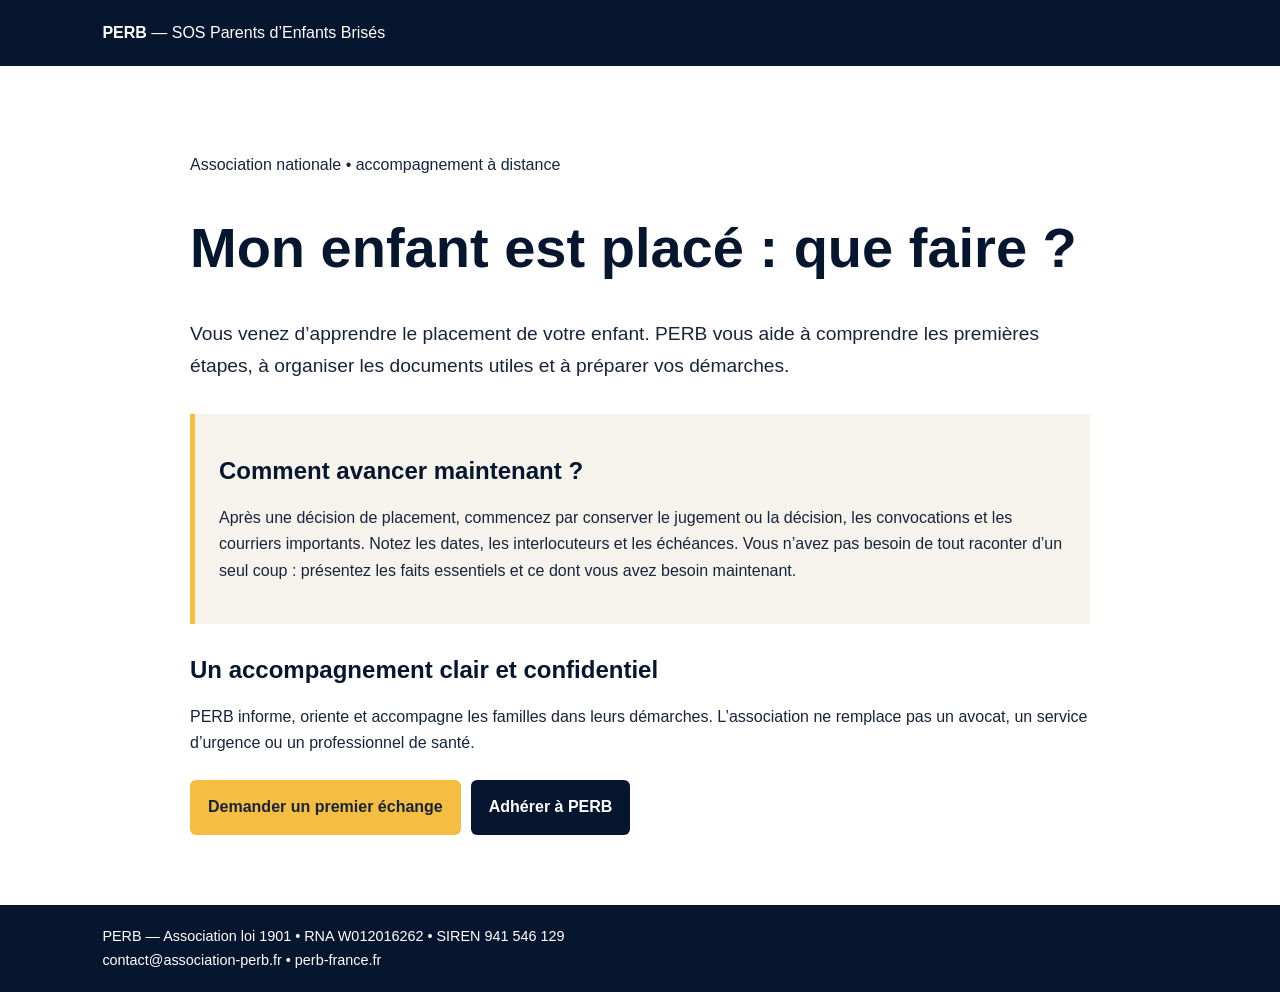
<file: mon-enfant-est-place-que-faire.html>
<!doctype html><html lang="fr"><head><meta charset="utf-8"><meta name="viewport" content="width=device-width,initial-scale=1"><meta name="description" content="Vous venez d’apprendre le placement de votre enfant. PERB vous aide à comprendre les premières étapes, à organiser les documents utiles et à préparer vos démarches."><meta name="robots" content="index,follow"><link rel="canonical" href="https://perb-france.fr/mon-enfant-est-place-que-faire.html"><title>Mon enfant est placé : que faire ? | PERB</title><style>body{margin:0;font-family:Arial,sans-serif;color:#17243a;line-height:1.65}header,footer{background:#07162f;color:#fff;padding:20px 8%;}header a,footer a{color:#fff;text-decoration:none}main{max-width:900px;margin:auto;padding:70px 24px}h1,h2{color:#07162f;line-height:1.15}h1{font-size:clamp(2rem,5vw,3.5rem)}.lead{font-size:1.2rem}.box{background:#f6f3ed;border-left:5px solid #f5bd42;padding:24px;margin:32px 0}.buttons a{display:inline-block;background:#f5bd42;color:#17243a;padding:14px 18px;border-radius:6px;text-decoration:none;font-weight:bold;margin:8px 10px 0 0}.buttons a.alt{background:#07162f;color:#fff}footer{font-size:.9rem}</style></head><body><header><a href="/"><strong>PERB</strong> — SOS Parents d’Enfants Brisés</a></header><main><p>Association nationale • accompagnement à distance</p><h1>Mon enfant est placé : que faire ?</h1><p class="lead">Vous venez d’apprendre le placement de votre enfant. PERB vous aide à comprendre les premières étapes, à organiser les documents utiles et à préparer vos démarches.</p><div class="box"><h2>Comment avancer maintenant ?</h2><p>Après une décision de placement, commencez par conserver le jugement ou la décision, les convocations et les courriers importants. Notez les dates, les interlocuteurs et les échéances. Vous n’avez pas besoin de tout raconter d’un seul coup : présentez les faits essentiels et ce dont vous avez besoin maintenant.</p></div><h2>Un accompagnement clair et confidentiel</h2><p>PERB informe, oriente et accompagne les familles dans leurs démarches. L’association ne remplace pas un avocat, un service d’urgence ou un professionnel de santé.</p><div class="buttons"><a href="mailto:contact@association-perb.fr?subject=Demande%20d%27accompagnement%20PERB">Demander un premier échange</a><a class="alt" href="https://paypal.me/RaphaelSartori596" target="_blank" rel="noopener">Adhérer à PERB</a></div></main><footer>PERB — Association loi 1901 • RNA W012016262 • SIREN 941 546 129<br><a href="mailto:contact@association-perb.fr">contact@association-perb.fr</a> • <a href="/">perb-france.fr</a></footer></body></html>
</file>
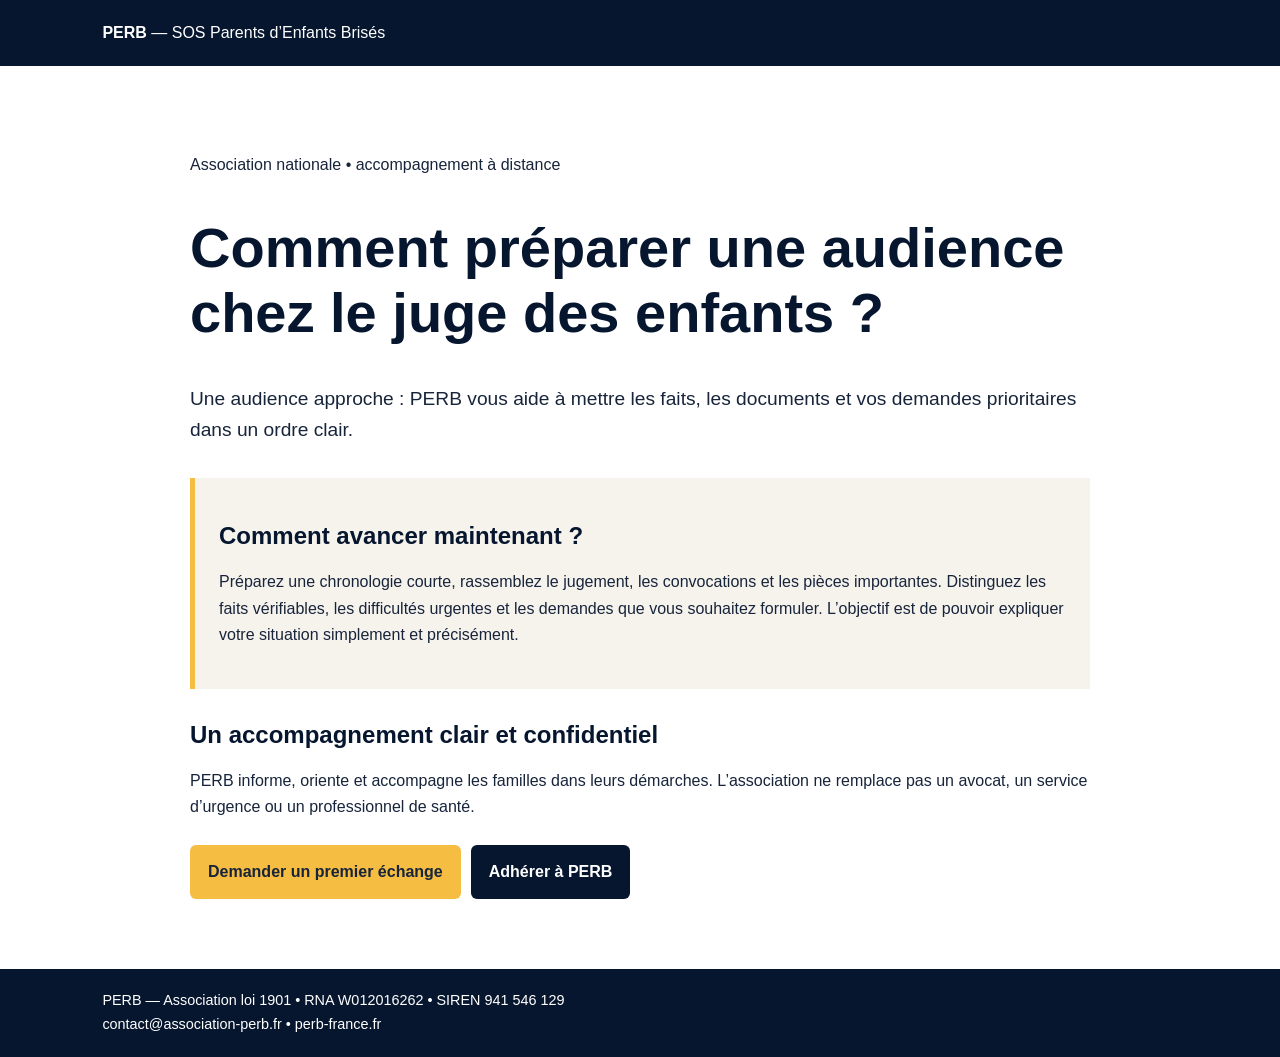
<file: preparer-audience-juge-enfants.html>
<!doctype html><html lang="fr"><head><meta charset="utf-8"><meta name="viewport" content="width=device-width,initial-scale=1"><meta name="description" content="Une audience approche : PERB vous aide à mettre les faits, les documents et vos demandes prioritaires dans un ordre clair."><meta name="robots" content="index,follow"><link rel="canonical" href="https://perb-france.fr/preparer-audience-juge-enfants.html"><title>Comment préparer une audience chez le juge des enfants ? | PERB</title><style>body{margin:0;font-family:Arial,sans-serif;color:#17243a;line-height:1.65}header,footer{background:#07162f;color:#fff;padding:20px 8%;}header a,footer a{color:#fff;text-decoration:none}main{max-width:900px;margin:auto;padding:70px 24px}h1,h2{color:#07162f;line-height:1.15}h1{font-size:clamp(2rem,5vw,3.5rem)}.lead{font-size:1.2rem}.box{background:#f6f3ed;border-left:5px solid #f5bd42;padding:24px;margin:32px 0}.buttons a{display:inline-block;background:#f5bd42;color:#17243a;padding:14px 18px;border-radius:6px;text-decoration:none;font-weight:bold;margin:8px 10px 0 0}.buttons a.alt{background:#07162f;color:#fff}footer{font-size:.9rem}</style></head><body><header><a href="/"><strong>PERB</strong> — SOS Parents d’Enfants Brisés</a></header><main><p>Association nationale • accompagnement à distance</p><h1>Comment préparer une audience chez le juge des enfants ?</h1><p class="lead">Une audience approche : PERB vous aide à mettre les faits, les documents et vos demandes prioritaires dans un ordre clair.</p><div class="box"><h2>Comment avancer maintenant ?</h2><p>Préparez une chronologie courte, rassemblez le jugement, les convocations et les pièces importantes. Distinguez les faits vérifiables, les difficultés urgentes et les demandes que vous souhaitez formuler. L’objectif est de pouvoir expliquer votre situation simplement et précisément.</p></div><h2>Un accompagnement clair et confidentiel</h2><p>PERB informe, oriente et accompagne les familles dans leurs démarches. L’association ne remplace pas un avocat, un service d’urgence ou un professionnel de santé.</p><div class="buttons"><a href="mailto:contact@association-perb.fr?subject=Demande%20d%27accompagnement%20PERB">Demander un premier échange</a><a class="alt" href="https://paypal.me/RaphaelSartori596" target="_blank" rel="noopener">Adhérer à PERB</a></div></main><footer>PERB — Association loi 1901 • RNA W012016262 • SIREN 941 546 129<br><a href="mailto:contact@association-perb.fr">contact@association-perb.fr</a> • <a href="/">perb-france.fr</a></footer></body></html>
</file>
<file: assets/style.css>
:root{--navy:#07162f;--navy2:#0b2144;--ink:#13223b;--gold:#f5bd42;--gold2:#ffd779;--cream:#f7f4ed;--white:#fff;--line:#dce1e7;--muted:#667085}*{box-sizing:border-box}html{scroll-behavior:smooth}body{margin:0;color:var(--ink);background:#fff;font-family:"DM Sans",sans-serif;font-size:16px;line-height:1.65;overflow-x:hidden}.skip{position:absolute;top:-50px;left:1rem;background:#fff;padding:.7rem 1rem;z-index:100}.skip:focus{top:1rem}a{color:inherit;text-decoration:none}.nav{height:90px;padding:0 clamp(1.2rem,5vw,5.2rem);display:flex;align-items:center;gap:2rem;background:var(--navy);color:#fff;position:relative;z-index:20;border-bottom:1px solid #ffffff1a}.brand{display:flex;align-items:center;gap:.8rem;min-width:230px}.brand>span:last-child{display:flex;flex-direction:column;line-height:1.2}.brand strong{font-family:Manrope;font-size:1.5rem;letter-spacing:.12em}.brand small{font-size:.64rem;letter-spacing:.08em;color:#b7c2d7}.brand-mark{position:relative;width:40px;height:40px;border:1px solid #f5bd4266;border-radius:50%;display:block}.brand-mark i{position:absolute;background:var(--gold);display:block}.brand-mark i:nth-child(1){width:20px;height:3px;left:9px;top:18px}.brand-mark i:nth-child(2){width:3px;height:20px;left:18px;top:9px}.brand-mark i:nth-child(3){width:8px;height:8px;border-radius:50%;background:#fff;left:15px;top:15px}.nav nav{display:flex;align-items:center;gap:clamp(1rem,2.2vw,2.4rem);margin-left:auto}.nav nav a{font-size:.82rem;font-weight:600;color:#cad3e1;transition:.2s}.nav nav a:hover{color:#fff}.nav-cta{background:var(--gold);color:var(--navy);padding:.72rem 1.1rem;font-weight:700;font-size:.82rem}.nav-cta span,.button span{margin-left:.6rem}.menu{display:none;background:none;border:0;color:#fff}.hero{min-height:calc(100vh - 90px);background:radial-gradient(circle at 75% 25%,#173d70 0,#0b2349 20%,var(--navy) 58%);color:#fff;display:grid;grid-template-columns:1.04fr .96fr;align-items:center;padding:5rem clamp(1.2rem,7vw,8rem);position:relative;overflow:hidden}.hero:after{content:"";position:absolute;inset:0;background-image:linear-gradient(#ffffff08 1px,transparent 1px),linear-gradient(90deg,#ffffff08 1px,transparent 1px);background-size:70px 70px;mask-image:linear-gradient(90deg,transparent,black)}.hero-copy,.hero-art{position:relative;z-index:2}.eyebrow,.section-kicker{font-size:.75rem;letter-spacing:.17em;text-transform:uppercase;font-weight:700}.eyebrow{color:#d6deeb}.eyebrow span{display:inline-block;width:24px;height:2px;background:var(--gold);vertical-align:middle;margin-right:.6rem}.hero h1,.statement h2,.journey h2,.causes h2,.join h2,.identity h2{font-family:Manrope,sans-serif;font-weight:700;line-height:1.04;letter-spacing:-.045em;margin:.85rem 0 1.5rem}.hero h1{font-size:clamp(3rem,6.4vw,6.8rem)}em{font-style:normal;color:var(--gold)}.lead{font-size:clamp(1.05rem,1.5vw,1.28rem);max-width:700px;color:#cbd5e4;line-height:1.7}.hero-actions{display:flex;gap:1rem;margin:2.3rem 0}.button{display:inline-flex;align-items:center;justify-content:center;padding:1rem 1.35rem;font-weight:700;font-size:.92rem;transition:.25s}.button:hover{transform:translateY(-3px)}.gold{background:var(--gold);color:var(--navy);box-shadow:0 12px 30px #0004}.ghost{border:1px solid #ffffff3d;color:#fff}.trust{display:flex;gap:1.5rem;flex-wrap:wrap;color:#9eabc0;font-size:.78rem}.trust span:before{content:"✓";color:var(--gold);margin-right:.35rem}.hero-art{height:560px;display:grid;place-items:center}.orbit{position:absolute;border:1px solid #ffffff1c;border-radius:50%}.orbit-one{width:430px;height:430px}.orbit-two{width:300px;height:300px;border-color:#f5bd4233}.heart-line svg{width:min(380px,35vw);filter:drop-shadow(0 0 30px #f5bd4233)}.heart-line path{fill:none;stroke:var(--gold);stroke-width:2}.heart-line .inner{stroke:#fff;opacity:.45;stroke-dasharray:4 7}.art-card{position:absolute;padding:1rem 1.25rem;background:#fff;color:var(--ink);box-shadow:0 18px 45px #0006;min-width:160px}.art-card b,.art-card span{display:block}.art-card b{font-family:Manrope}.art-card span{font-size:.75rem;color:var(--muted)}.card-a{left:4%;top:23%}.card-b{right:1%;bottom:19%;background:var(--gold)}.scroll-cue{position:absolute;bottom:2rem;left:50%;font-size:.6rem;letter-spacing:.2em;color:#8090a8;z-index:2}.scroll-cue span{display:inline-block;width:52px;height:1px;background:#8090a8;margin-left:.7rem;vertical-align:middle}.statement,.causes,.join,.identity{padding:clamp(5rem,10vw,9rem) clamp(1.2rem,7vw,8rem)}.section-kicker{color:#9b6e0c;margin:0 0 2rem}.statement-grid{display:grid;grid-template-columns:1.2fr .8fr;gap:8vw}.statement h2,.causes h2,.identity h2{font-size:clamp(2.6rem,5.3vw,5.6rem)}.statement-copy{padding-top:1rem;color:var(--muted);font-size:1.08rem;max-width:570px}.statement-copy p:first-child{color:var(--ink);font-weight:600}.text-link,.support a{display:inline-flex;gap:.8rem;color:#9b6e0c;font-weight:700;border-bottom:1px solid #d6b66b;padding-bottom:.25rem;margin-top:1rem}.pillars{display:grid;grid-template-columns:repeat(4,1fr);margin-top:6rem;border-top:1px solid var(--line);border-left:1px solid var(--line)}.pillar{min-height:315px;padding:1.7rem;border-right:1px solid var(--line);border-bottom:1px solid var(--line);position:relative;transition:.3s}.pillar:hover{background:var(--navy);color:#fff;transform:translateY(-6px)}.pillar>span{font-size:.7rem;color:#9b6e0c}.pillar .icon{font-size:2rem;color:var(--gold);margin:3rem 0 1.5rem}.pillar h3{font-family:Manrope;font-size:1.4rem}.pillar p{font-size:.92rem;color:var(--muted)}.pillar:hover p{color:#bcc7d8}.journey{background:var(--navy);color:#fff;padding:clamp(5rem,10vw,9rem) clamp(1.2rem,7vw,8rem)}.section-kicker.light{color:var(--gold)}.journey-head{max-width:850px}.journey h2,.join h2{font-size:clamp(2.8rem,5vw,5.4rem)}.journey-head>p:last-child{color:#aeb9cc;max-width:580px}.steps{margin-top:5rem;border-top:1px solid #ffffff24}.step{display:grid;grid-template-columns:90px 1fr;border-bottom:1px solid #ffffff24;padding:2rem 0;transition:.25s}.step:hover{padding-left:1rem;background:#ffffff06}.step-no{font-family:Manrope;color:var(--gold);font-size:.8rem}.step h3{font-family:Manrope;font-size:clamp(1.5rem,2.5vw,2.2rem);margin:0 0 .5rem}.step p{color:#aeb9cc;margin:0;max-width:690px}.notice{display:flex;align-items:center;gap:1rem;margin-top:3rem;padding:1.2rem 1.4rem;border:1px solid #ffffff22;background:#ffffff08;color:#b9c5d6}.notice span{display:grid;place-items:center;width:30px;height:30px;border:1px solid var(--gold);border-radius:50%;color:var(--gold);font-weight:700;flex:none}.notice p{margin:0}.causes{background:var(--cream)}.causes-title{max-width:900px}.causes-grid{display:grid;grid-template-columns:repeat(2,1fr);gap:1px;background:#d7d3c9;border:1px solid #d7d3c9;margin-top:4rem}.cause{background:var(--cream);padding:clamp(2rem,4vw,4rem);min-height:360px;display:flex;flex-direction:column;transition:.3s}.cause.wide{grid-column:span 2;background:var(--navy);color:#fff;min-height:320px}.cause b{color:#ad7b12;font-size:.75rem}.cause h3{font:700 clamp(1.6rem,2.5vw,2.6rem)/1.2 Manrope;margin:3rem 0 1rem;max-width:760px}.cause p{color:var(--muted);max-width:700px}.cause.wide p{color:#b5c0d1}.cause>span{margin-top:auto;font-size:.68rem;letter-spacing:.15em;color:#9b6e0c}.join{background:#fff}.join-card{background:linear-gradient(120deg,#0b2144,var(--navy));color:#fff;padding:clamp(2rem,5vw,5rem);display:grid;grid-template-columns:1fr auto;gap:3rem;align-items:end;position:relative;overflow:hidden}.join-card:after{content:"PERB";position:absolute;right:-1rem;top:-5rem;font:800 13rem Manrope;color:#ffffff05}.join-card>div{position:relative;z-index:1}.join-card p:not(.section-kicker){color:#b5c0d1;max-width:650px}.join-actions{display:flex;flex-direction:column;gap:1.5rem;min-width:220px}.contact-line small,.contact-line strong{display:block}.contact-line small{color:#9eabc0}.contact-line strong{font-size:1.35rem}.support-grid{display:grid;grid-template-columns:1fr 1fr;margin-top:1.5rem;gap:1.5rem}.support{border:1px solid var(--line);padding:clamp(2rem,4vw,4rem)}.support .label{font-size:.7rem;letter-spacing:.16em;font-weight:700;color:#9b6e0c}.support h3{font:700 clamp(2rem,3vw,3.2rem)/1.2 Manrope}.support h3 small{font-size:1rem;color:var(--muted)}.support.invert{background:var(--gold);border-color:var(--gold)}.support.invert a{color:var(--navy);border-color:var(--navy)}.identity{display:grid;grid-template-columns:1fr .8fr;gap:8vw;background:#f7f9fc}.identity-copy>p:last-child{max-width:670px;color:var(--muted)}.legal{margin:0;border-top:1px solid var(--line)}.legal div{display:flex;justify-content:space-between;gap:2rem;padding:1.5rem 0;border-bottom:1px solid var(--line)}.legal dt{color:var(--muted)}.legal dd{margin:0;font-weight:700;text-align:right}.emergency{padding:3rem clamp(1.2rem,7vw,8rem);background:var(--gold);display:flex;justify-content:space-between;align-items:center;gap:2rem}.emergency p{font-size:.7rem;letter-spacing:.16em;font-weight:700}.emergency h2{font:700 clamp(1.5rem,2.5vw,2.5rem) Manrope;margin:0}.emergency-actions{display:flex;gap:1rem}.emergency-actions a{display:flex;align-items:center;gap:1rem;border-left:1px solid #07162f66;padding-left:1.5rem}.emergency-actions b{font:800 2.8rem Manrope}.emergency-actions span{font-size:.75rem;line-height:1.3}footer{background:#050f21;color:#fff;padding:5rem clamp(1.2rem,7vw,8rem) 2rem}.footer-top{display:flex;justify-content:space-between;align-items:flex-start;padding-bottom:4rem;border-bottom:1px solid #ffffff1a}.footer-top p{font:700 clamp(1.5rem,2.6vw,2.7rem)/1.25 Manrope;text-align:right;margin:0;color:#e7ebf2}.footer-grid{display:grid;grid-template-columns:repeat(3,1fr);gap:4rem;padding:4rem 0}.footer-grid h3{font-size:.7rem;letter-spacing:.15em;color:var(--gold);text-transform:uppercase}.footer-grid a,.footer-grid span{display:block;color:#aeb8c8;margin:.6rem 0}.footer-bottom{display:flex;justify-content:space-between;border-top:1px solid #ffffff1a;padding-top:2rem;color:#748198;font-size:.75rem}.reveal{opacity:0;transform:translateY(24px);transition:opacity .7s ease,transform .7s ease}.reveal.visible{opacity:1;transform:none}@media(max-width:1000px){.nav nav{display:none}.nav-cta{margin-left:auto}.hero{grid-template-columns:1fr;padding-top:3rem}.hero-art{height:370px}.heart-line svg{width:280px}.orbit-one{width:320px;height:320px}.orbit-two{width:230px;height:230px}.statement-grid,.identity{grid-template-columns:1fr}.pillars{grid-template-columns:repeat(2,1fr)}.join-card{grid-template-columns:1fr}.join-actions{align-items:flex-start}.emergency{align-items:flex-start;flex-direction:column}}@media(max-width:680px){.nav{height:74px}.brand{min-width:0}.brand small{display:none}.nav-cta{display:none}.menu{display:block;margin-left:auto}.nav.open nav{display:flex;position:absolute;top:74px;left:0;right:0;background:var(--navy);padding:1.5rem;flex-direction:column;align-items:flex-start}.hero{min-height:calc(100vh - 74px);padding-bottom:3rem}.hero h1{font-size:3.15rem}.hero-actions{flex-direction:column;align-items:stretch}.hero-art{height:300px}.heart-line svg{width:230px}.orbit-one{width:270px;height:270px}.orbit-two{width:190px;height:190px}.art-card{min-width:130px;padding:.7rem}.card-a{left:0}.card-b{right:0}.scroll-cue{display:none}.statement,.causes,.join,.identity,.journey{padding-left:1.2rem;padding-right:1.2rem}.pillars{grid-template-columns:1fr;margin-top:3rem}.pillar{min-height:250px}.cause.wide{grid-column:span 1}.causes-grid,.support-grid{grid-template-columns:1fr}.step{grid-template-columns:50px 1fr}.notice{align-items:flex-start}.join-card{padding:2rem 1.3rem}.legal div{display:block}.legal dd{text-align:left;margin-top:.25rem}.emergency-actions{width:100%;flex-direction:column}.emergency-actions a{border-left:0;border-top:1px solid #07162f55;padding:1rem 0}.footer-top{display:block}.footer-top p{text-align:left;margin-top:2rem}.footer-grid{grid-template-columns:1fr;gap:1.5rem}.footer-bottom{display:block}.footer-bottom span{display:block;margin:.4rem 0}}


/* Formulaire de demande d'aide */
.contact-card{align-items:start;gap:clamp(2rem,5vw,5rem)}
.contact-intro{max-width:560px}
.privacy-note{font-size:.86rem;opacity:.78;border-left:2px solid var(--gold);padding-left:1rem;margin-top:1.25rem}
.direct-mail{display:inline-flex;gap:.5rem;align-items:center;color:#fff;margin-top:1.1rem;text-decoration:underline;text-underline-offset:4px}
.help-form{display:grid;gap:1rem;width:100%;max-width:620px;padding:clamp(1.25rem,3vw,2rem);background:#fff;border-radius:18px;color:#07162f;box-shadow:0 18px 50px rgba(0,0,0,.18)}
.help-form label{display:grid;gap:.45rem;font-weight:700;font-size:.9rem}
.help-form label small{font-weight:500;opacity:.65}
.form-row{display:grid;grid-template-columns:1fr 1fr;gap:1rem}
.help-form input,.help-form textarea{width:100%;border:1px solid #c9d1dc;border-radius:10px;padding:.85rem .95rem;font:inherit;color:#07162f;background:#fff}
.help-form textarea{resize:vertical;min-height:150px}
.help-form input:focus,.help-form textarea:focus{outline:3px solid rgba(245,189,66,.28);border-color:#c78e16}
.help-form .consent{grid-template-columns:auto 1fr;align-items:start;font-weight:500;line-height:1.45}
.help-form .consent input{width:18px;height:18px;margin-top:.12rem}
.form-submit{border:0;cursor:pointer;justify-content:center}
.form-status{min-height:1.2em;margin:0;font-size:.88rem}
@media(max-width:760px){.form-row{grid-template-columns:1fr}.help-form{padding:1.1rem}}


/* Alignement renforcé du formulaire */
.join-card.contact-card{
  grid-template-columns:minmax(0,.85fr) minmax(420px,1.15fr);
  align-items:start;
  gap:clamp(2rem,4vw,4rem);
}
.contact-card .contact-intro,
.contact-card .help-form{position:relative;z-index:1;min-width:0}
.contact-card .contact-intro h2{
  font-size:clamp(2.5rem,4vw,4.5rem);
  line-height:1.02;
  max-width:650px;
}
.contact-card .help-form{
  box-sizing:border-box;
  justify-self:stretch;
  max-width:none;
}
.help-form .form-row{align-items:start}
.help-form label{width:100%;box-sizing:border-box}
.help-form input,
.help-form textarea{box-sizing:border-box;display:block;min-width:0}
.help-form .form-submit{width:100%;min-height:54px}
@media(max-width:980px){
  .join-card.contact-card{grid-template-columns:1fr}
  .contact-card .contact-intro h2{max-width:760px}
}
@media(max-width:620px){
  .join-card.contact-card{padding:1.4rem}
  .contact-card .contact-intro h2{font-size:clamp(2.2rem,12vw,3.4rem)}
  .help-form .form-row{grid-template-columns:1fr}
}


/* Logo PERB */
.brand-logo{
  width:52px;
  height:52px;
  object-fit:contain;
  flex:0 0 auto;
  filter:drop-shadow(0 3px 8px rgba(0,0,0,.16));
}
.footer-brand .brand-logo{width:64px;height:64px}
@media(max-width:620px){
  .brand-logo{width:44px;height:44px}
  .footer-brand .brand-logo{width:54px;height:54px}
}

/* Actions principales de l'en-tête */
.nav-actions{
  display:flex;
  align-items:center;
  gap:.65rem;
  flex:none;
}
.nav-actions .nav-cta{
  margin-left:0;
  white-space:nowrap;
}
.nav-join{
  background:transparent;
  color:var(--gold);
  border:1px solid var(--gold);
  transition:background .2s,color .2s;
}
.nav-join:hover{
  background:var(--gold);
  color:var(--navy);
}
@media(max-width:1180px){
  .nav nav{display:none}
  .nav-actions{margin-left:auto}
}
@media(max-width:680px){
  .nav-actions{display:none}
}

/* Deux familles unies : contraste sur les fonds sombres */
.brand-logo{background:#fff;border-radius:12px;padding:5px;filter:none}


/* Parcours orienté vers le besoin du parent */
.situations{padding:clamp(5rem,9vw,8rem) clamp(1.2rem,7vw,8rem);background:#fff}
.situations-head{max-width:880px}
.situations-head h2,.voices h2,.faq h2{font:700 clamp(2.5rem,5vw,5.1rem)/1.06 Manrope,sans-serif;letter-spacing:-.045em;margin:.7rem 0 1.3rem}
.situations-head>p:last-child,.faq-head>p:last-child,.voices-copy>p:last-child{color:var(--muted);font-size:1.05rem;max-width:720px}
.situation-grid{display:grid;grid-template-columns:repeat(3,1fr);gap:1rem;margin-top:3rem}
.situation-card{display:flex;flex-direction:column;min-height:295px;padding:1.7rem;border:1px solid var(--line);background:#fff;transition:.25s;box-shadow:0 8px 30px rgba(7,22,47,.04)}
.situation-card:hover,.situation-card:focus-visible{transform:translateY(-5px);border-color:#c9a044;box-shadow:0 18px 45px rgba(7,22,47,.1)}
.situation-card>span{font-size:.72rem;font-weight:800;color:#9b6e0c;letter-spacing:.12em}
.situation-card h3{font:700 1.35rem/1.25 Manrope,sans-serif;margin:2.2rem 0 .8rem}
.situation-card p{color:var(--muted);margin:0 0 1.5rem}
.situation-card b{margin-top:auto;color:#8a620d;font-size:.86rem}
.situation-reassurance{margin-top:1.25rem;padding:1.25rem 1.4rem;background:var(--cream);border-left:4px solid var(--gold);display:flex;gap:.7rem 1rem;flex-wrap:wrap}
.situation-reassurance span{color:var(--muted)}

.voices{padding:clamp(5rem,9vw,8rem) clamp(1.2rem,7vw,8rem);background:#fff}
.voices-copy{max-width:920px;margin-bottom:2.5rem}
.voices-disclaimer{margin-top:1.2rem;padding:1rem 1.15rem;border-left:3px solid var(--gold);background:var(--cream);font-size:.9rem!important;line-height:1.55}
.voices-grid{display:grid;grid-template-columns:repeat(3,1fr);gap:1rem}
.voice-card{margin:0;padding:clamp(1.5rem,2.6vw,2.2rem);background:var(--navy);color:#fff;position:relative;min-height:300px;display:flex;flex-direction:column}
.voice-card:before{content:"“";position:absolute;top:.15rem;left:1rem;font:800 4.8rem Manrope;color:#f5bd4233}
.voice-card p{font:600 clamp(1rem,1.5vw,1.25rem)/1.5 Manrope;margin:1.25rem 0 2rem;position:relative}
.voice-card footer{color:var(--gold);font-weight:700;margin-top:auto}
.voice-card footer span{display:block;color:#9eabc0;font-weight:500;font-size:.78rem;margin-top:.25rem}

.mail-fallback{display:flex;gap:.8rem;align-items:center;flex-wrap:wrap;margin-top:1rem}
.mail-fallback .direct-mail{margin-top:0}
.copy-mail{border:1px solid #ffffff55;background:transparent;color:#fff;padding:.65rem .85rem;font:600 .82rem "DM Sans",sans-serif;cursor:pointer}
.copy-mail:hover,.copy-mail:focus-visible{border-color:var(--gold);color:var(--gold)}
.form-help{margin:0!important;color:#667085!important;font-size:.82rem;line-height:1.45}
.membership-price{display:flex;align-items:baseline;gap:.45rem;margin:1.3rem 0 .5rem!important;color:var(--ink)!important}
.membership-price b{font:800 1.4rem Manrope}
.membership-price span{color:var(--muted)}

.faq{padding:clamp(5rem,9vw,8rem) clamp(1.2rem,7vw,8rem);background:var(--cream);display:grid;grid-template-columns:.85fr 1.15fr;gap:7vw}
.faq-head{max-width:620px}
.faq-list{border-top:1px solid #cfcac0}
.faq-list details{border-bottom:1px solid #cfcac0;padding:0}
.faq-list summary{cursor:pointer;list-style:none;padding:1.55rem 2.7rem 1.55rem 0;font:700 1.08rem/1.4 Manrope;position:relative}
.faq-list summary::-webkit-details-marker{display:none}
.faq-list summary:after{content:"+";position:absolute;right:.3rem;top:1.25rem;font:400 1.8rem Manrope;color:#9b6e0c}
.faq-list details[open] summary:after{content:"−"}
.faq-list details p{color:var(--muted);margin:-.35rem 2.7rem 1.6rem 0}

@media(max-width:1000px){
  .situation-grid{grid-template-columns:repeat(2,1fr)}
  .voices-grid{grid-template-columns:repeat(2,1fr)}
  .faq{grid-template-columns:1fr}
}
@media(max-width:680px){
  .situations,.voices,.faq{padding-left:1.2rem;padding-right:1.2rem}
  .situation-grid,.voices-grid{grid-template-columns:1fr}
  .situation-card,.voice-card{min-height:0}
  .situation-reassurance{display:block}
  .situation-reassurance span{display:block;margin-top:.35rem}
}
</file>
<file: assets/hero.css>
/* Hero PERB : version épurée sans photo de famille */
.hero{
  grid-template-columns:1fr;
  align-items:center;
}
.hero-copy{
  grid-column:1;
  grid-row:1;
  align-self:center;
  max-width:1050px;
  padding-right:clamp(0rem,8vw,7rem);
}
.hero h1{
  font-size:clamp(3rem,5.6vw,5.9rem);
  max-width:1000px;
}
.hero .lead{
  max-width:780px;
}
.hero-art{
  display:none;
}
.hero::before{
  content:"";
  display:block;
  position:absolute;
  width:min(42vw,620px);
  height:min(42vw,620px);
  right:-10vw;
  top:50%;
  transform:translateY(-50%);
  border:1px solid #f5bd4233;
  border-radius:50%;
  box-shadow:
    0 0 0 70px #ffffff08,
    0 0 0 140px #f5bd4210;
  z-index:1;
  pointer-events:none;
}
.hero-copy,
.scroll-cue{
  position:relative;
  z-index:2;
}

@media(max-width:1000px){
  .hero-copy{
    padding-right:0;
    max-width:900px;
  }
  .hero::before{
    width:520px;
    height:520px;
    right:-260px;
    opacity:.7;
  }
}

@media(max-width:680px){
  .hero h1{
    font-size:clamp(2.8rem,13vw,4.2rem);
  }
  .hero::before{
    width:360px;
    height:360px;
    right:-230px;
    opacity:.45;
  }
}
</file>
